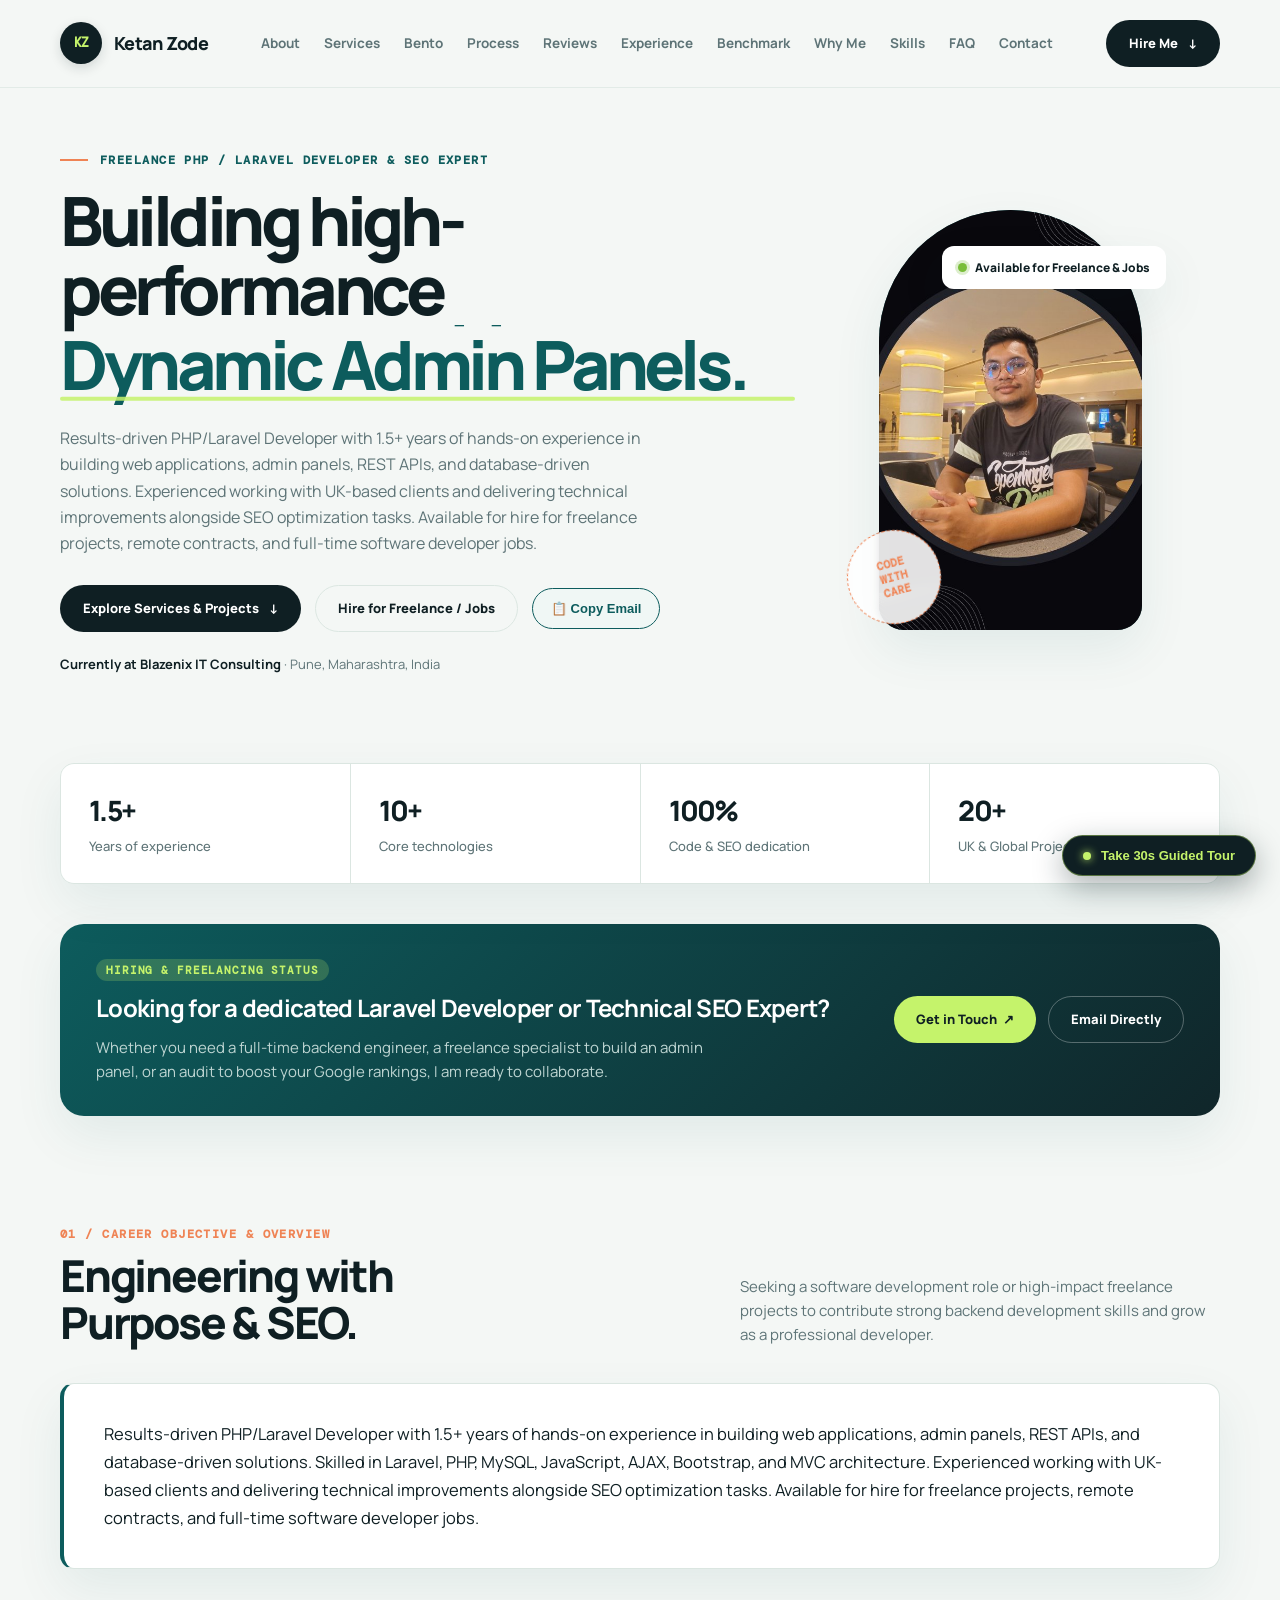
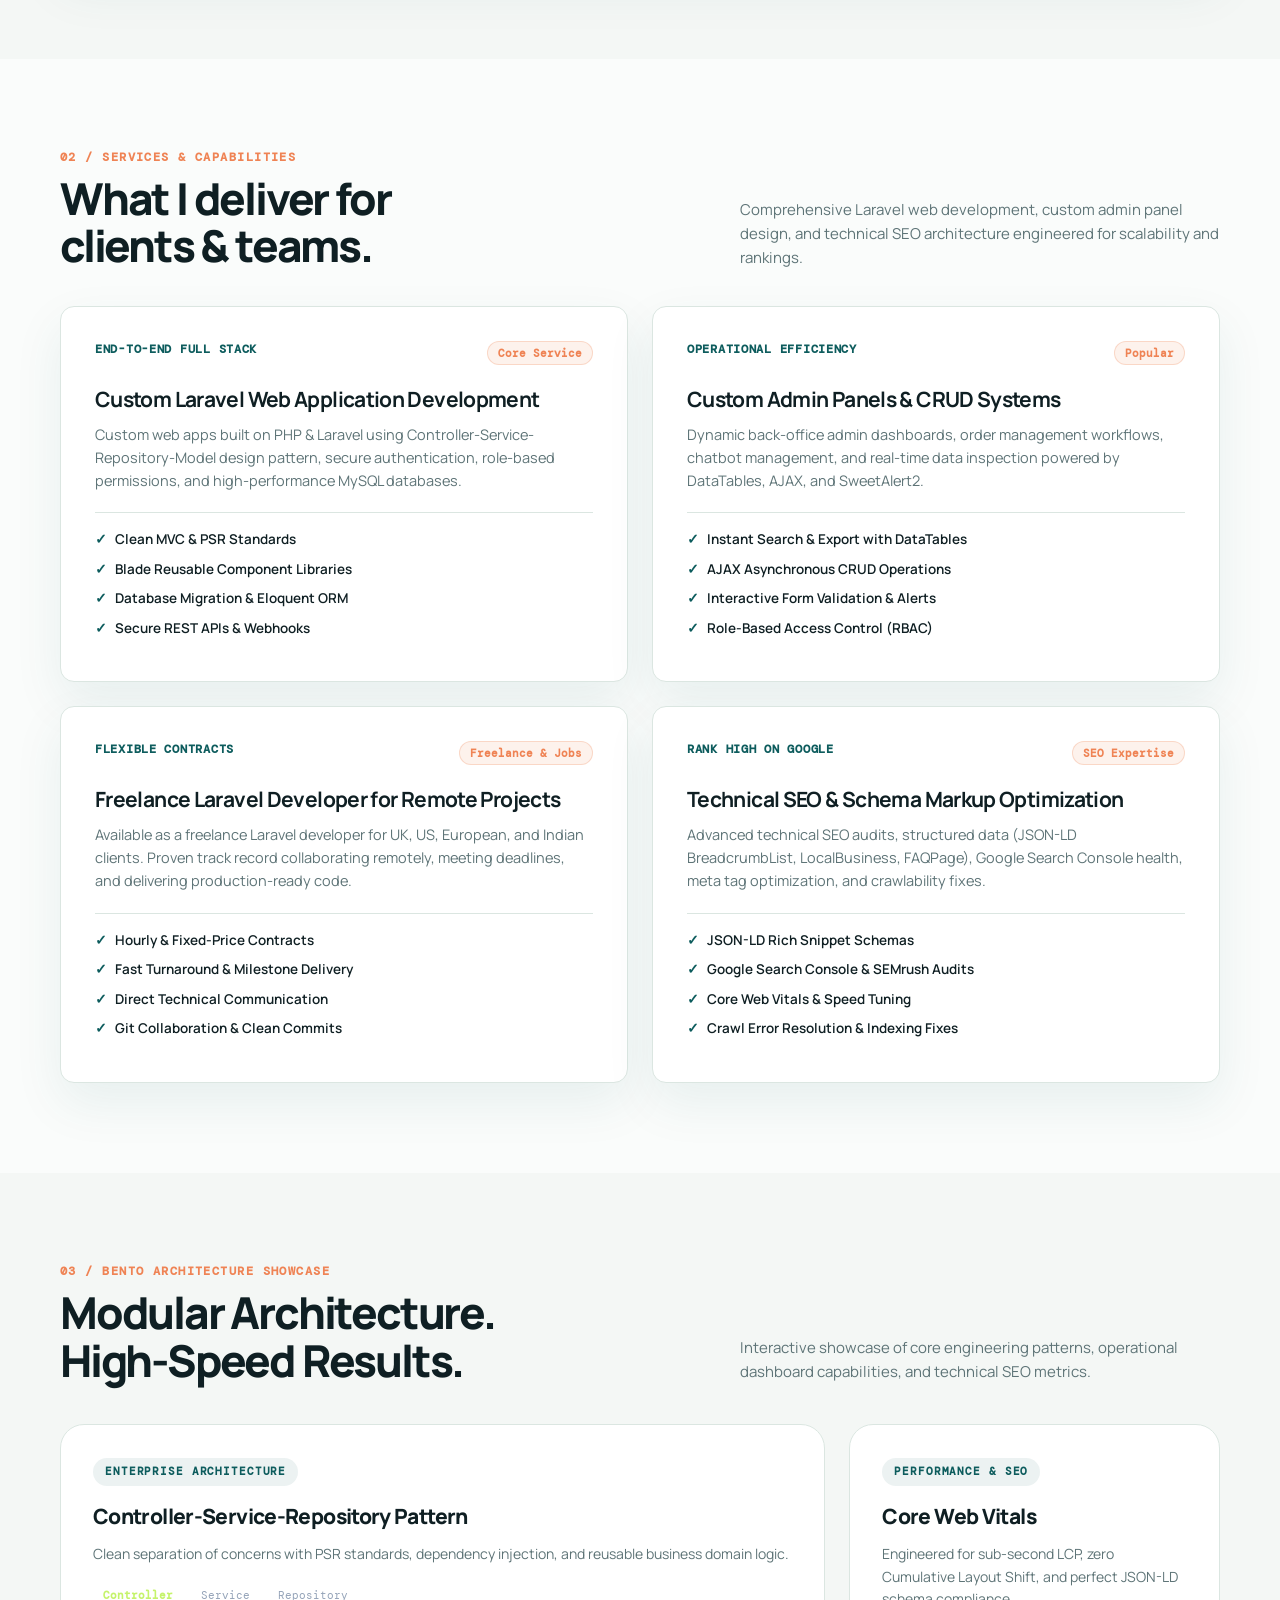
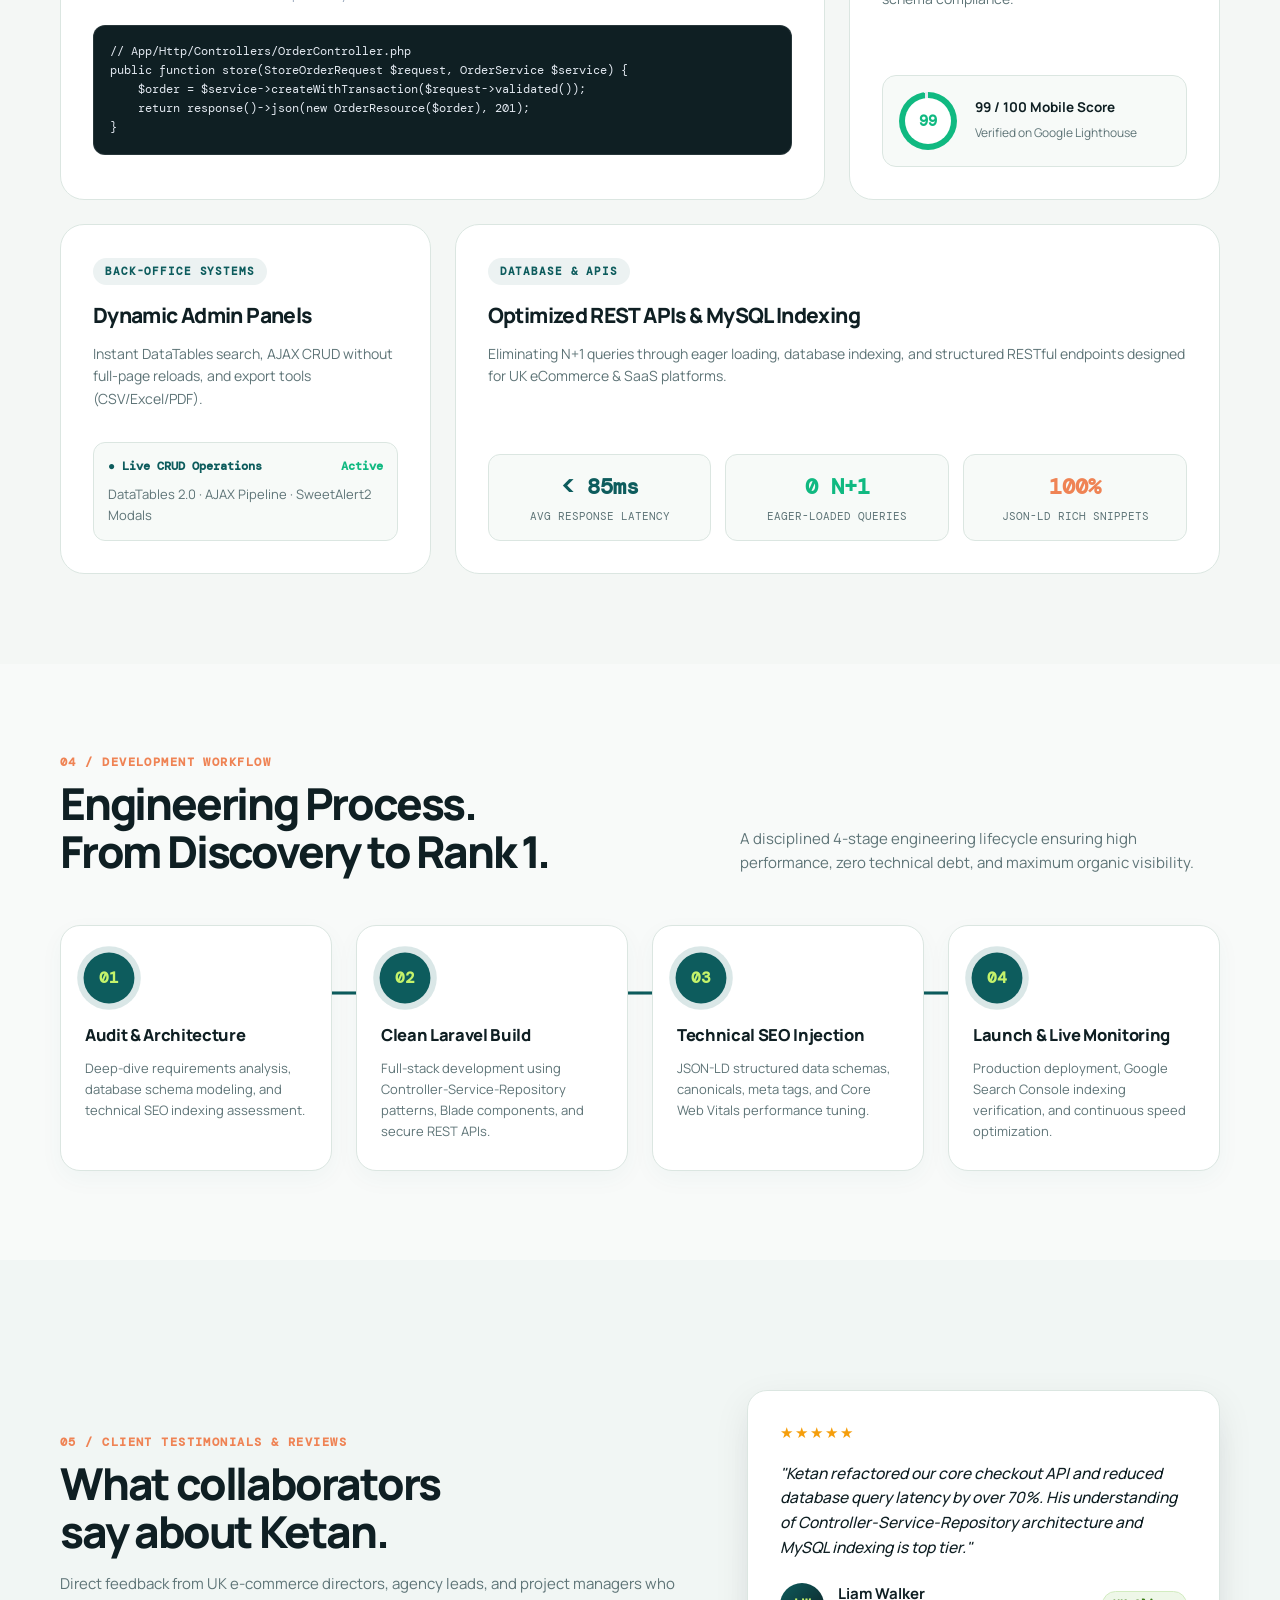
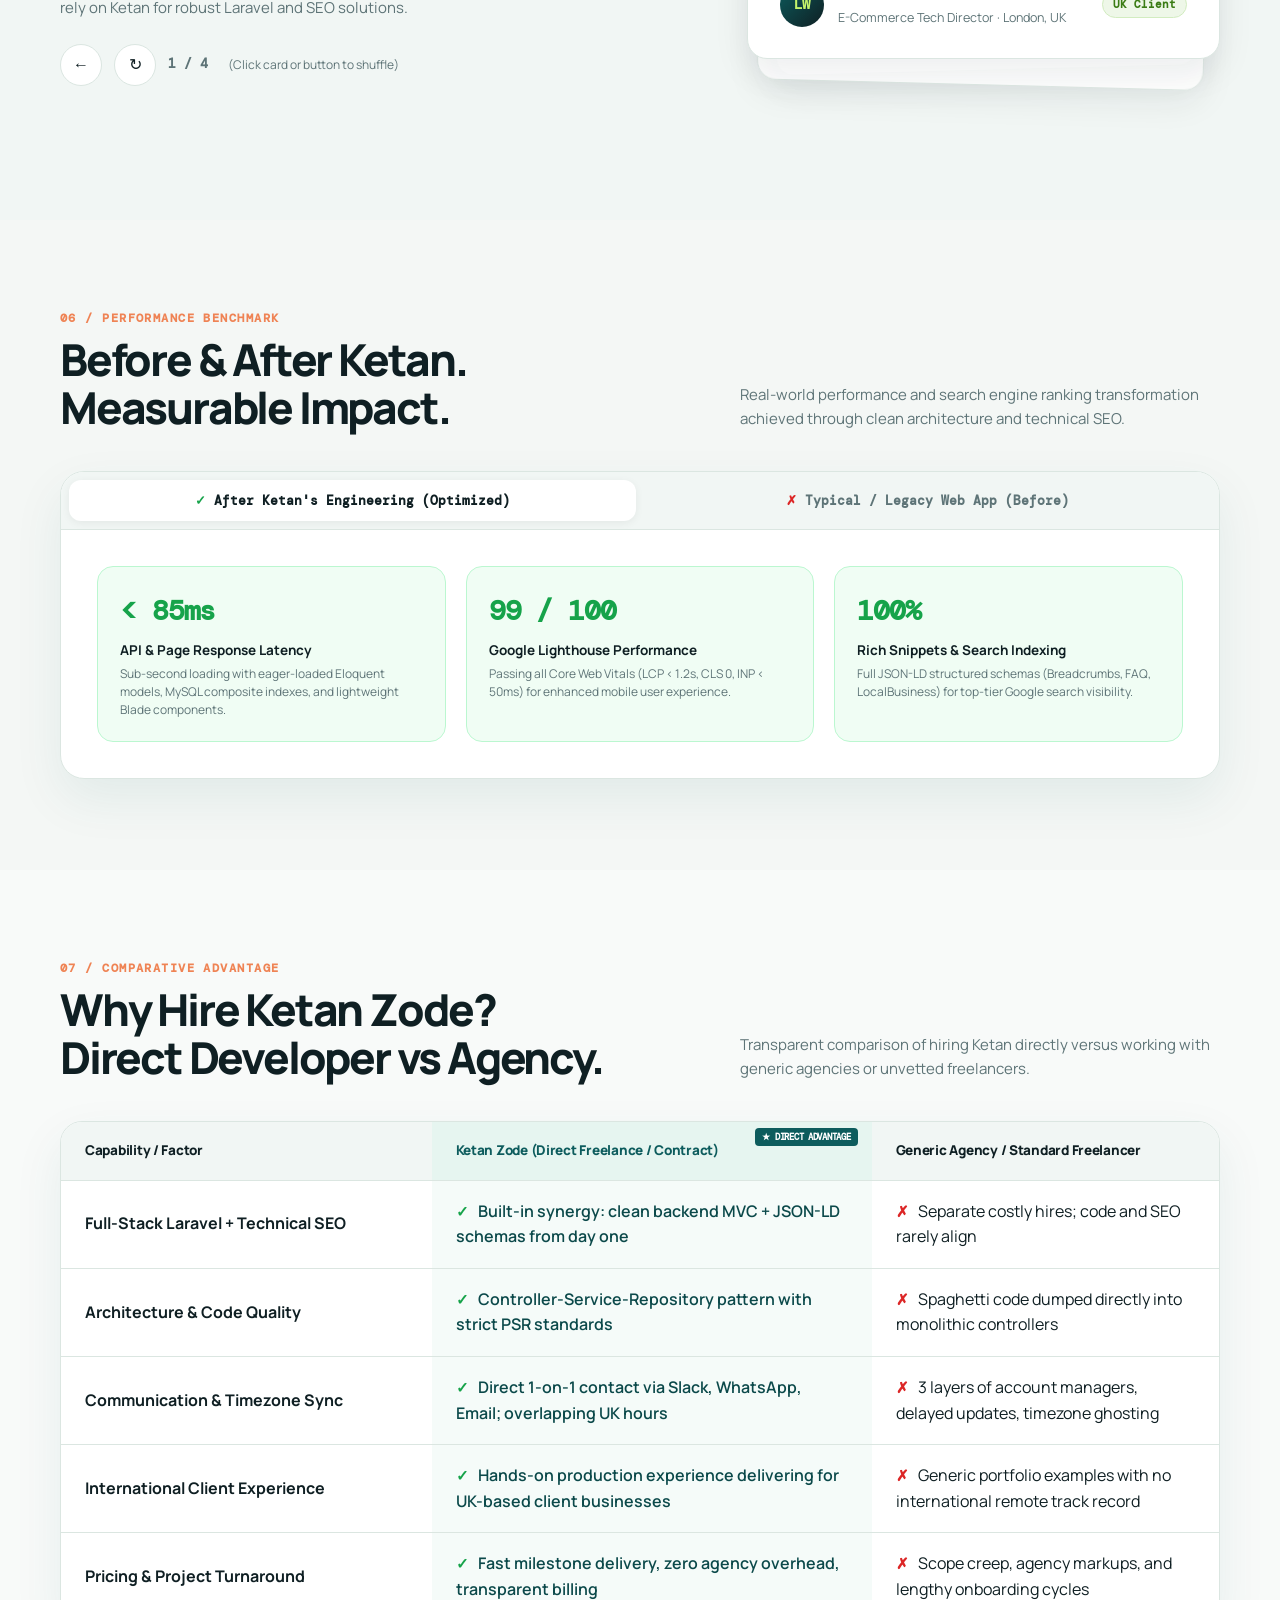
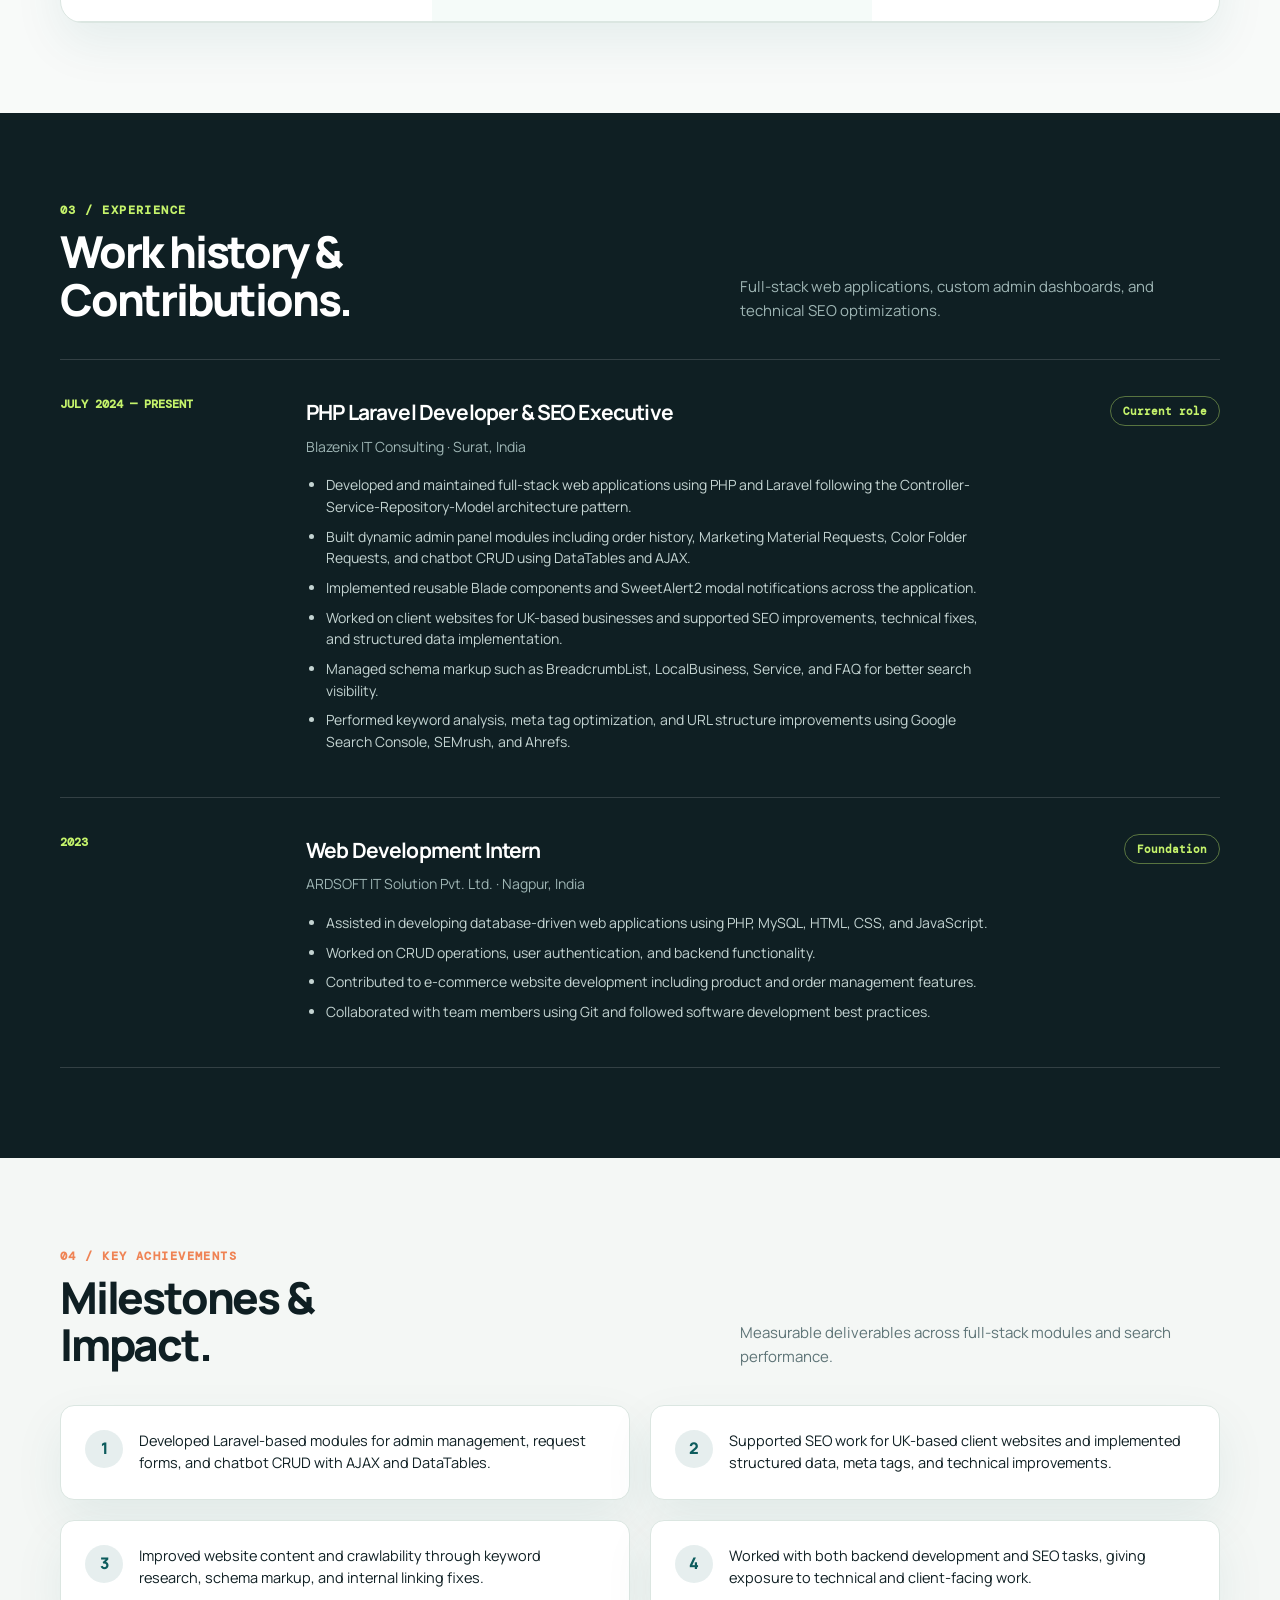
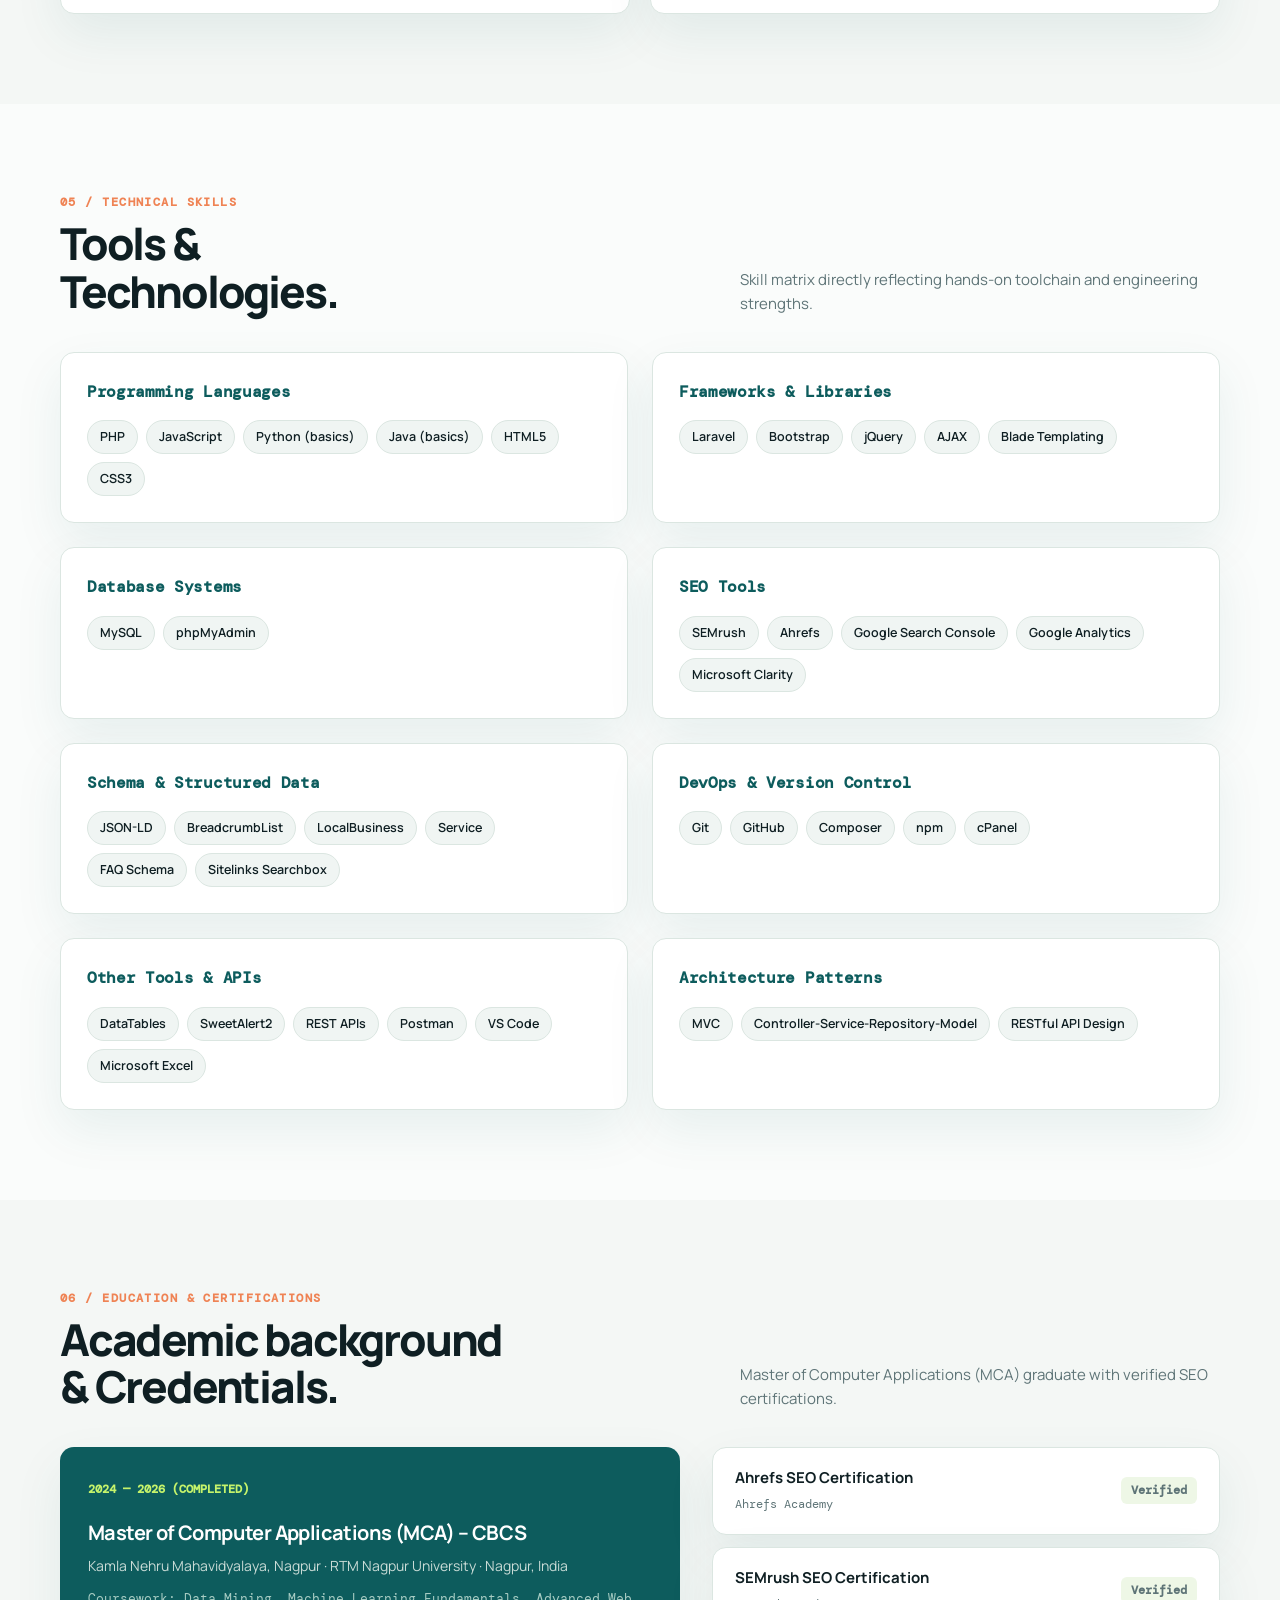
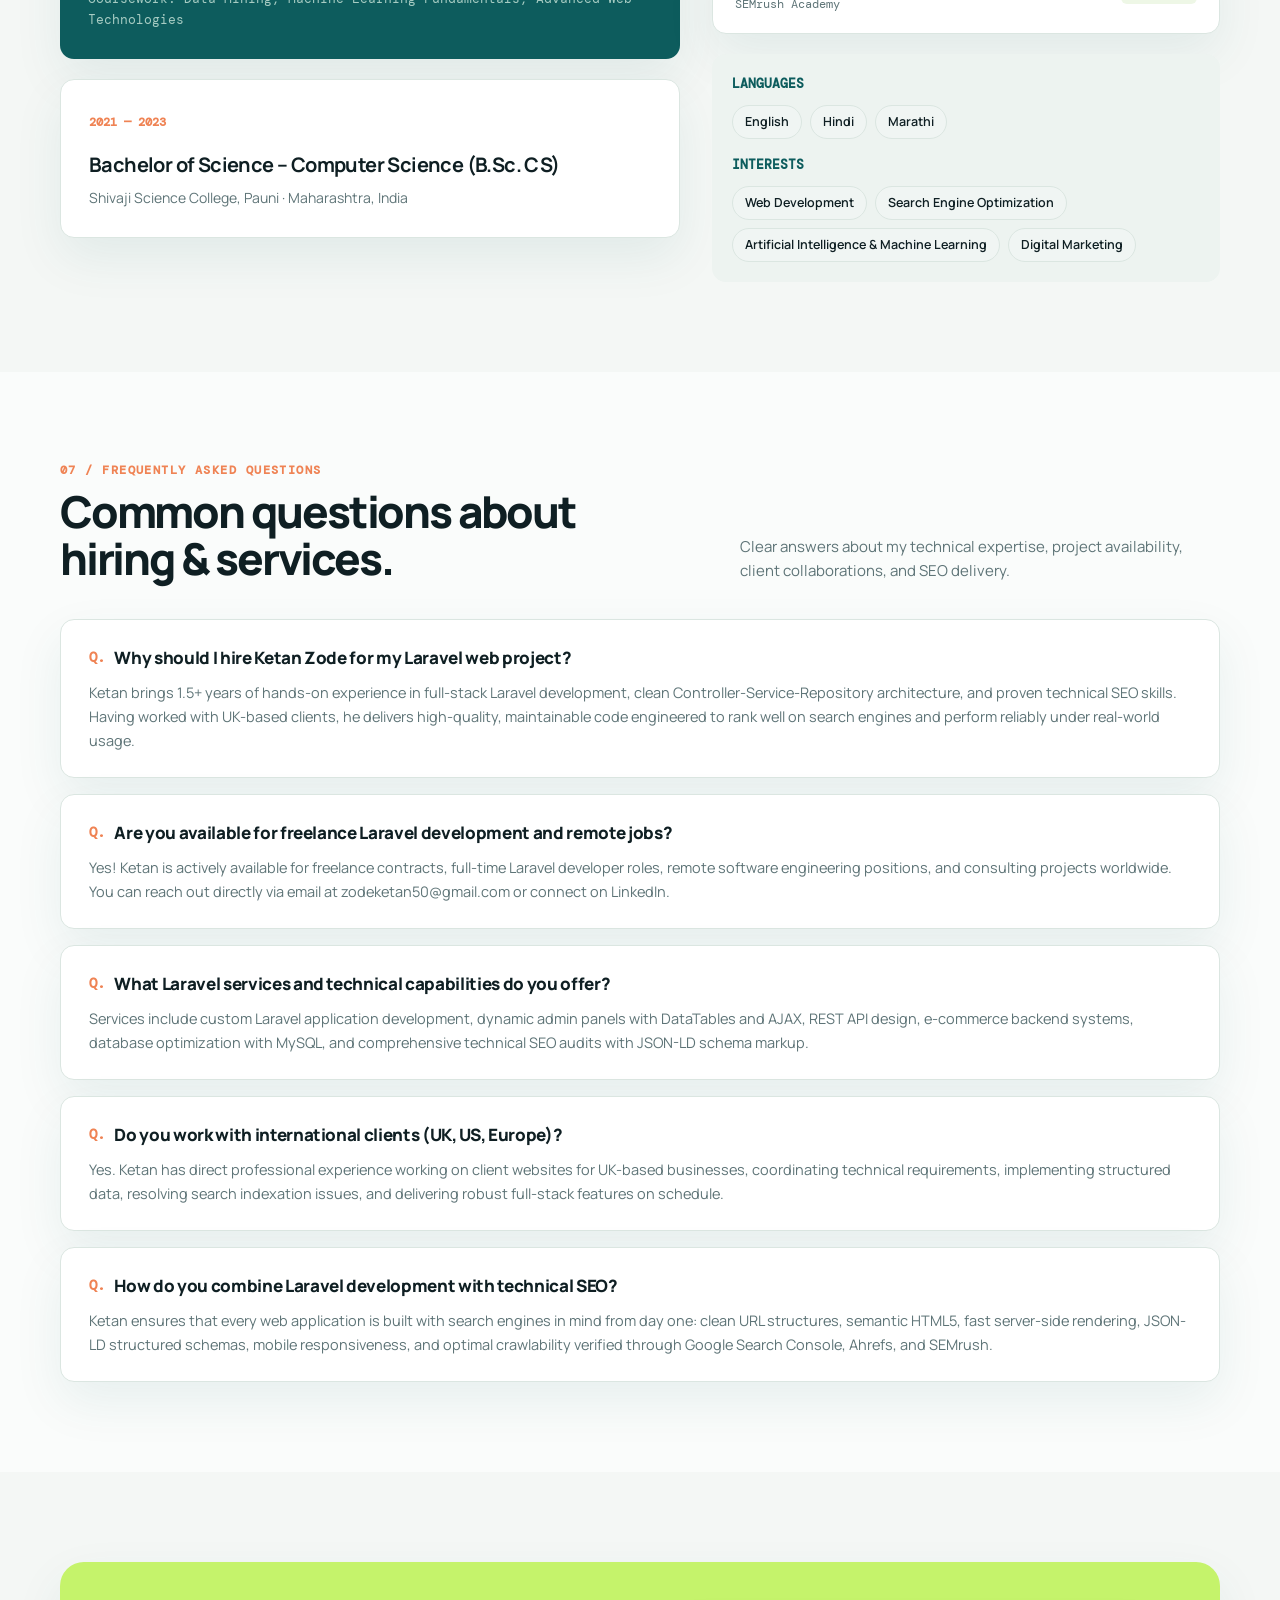
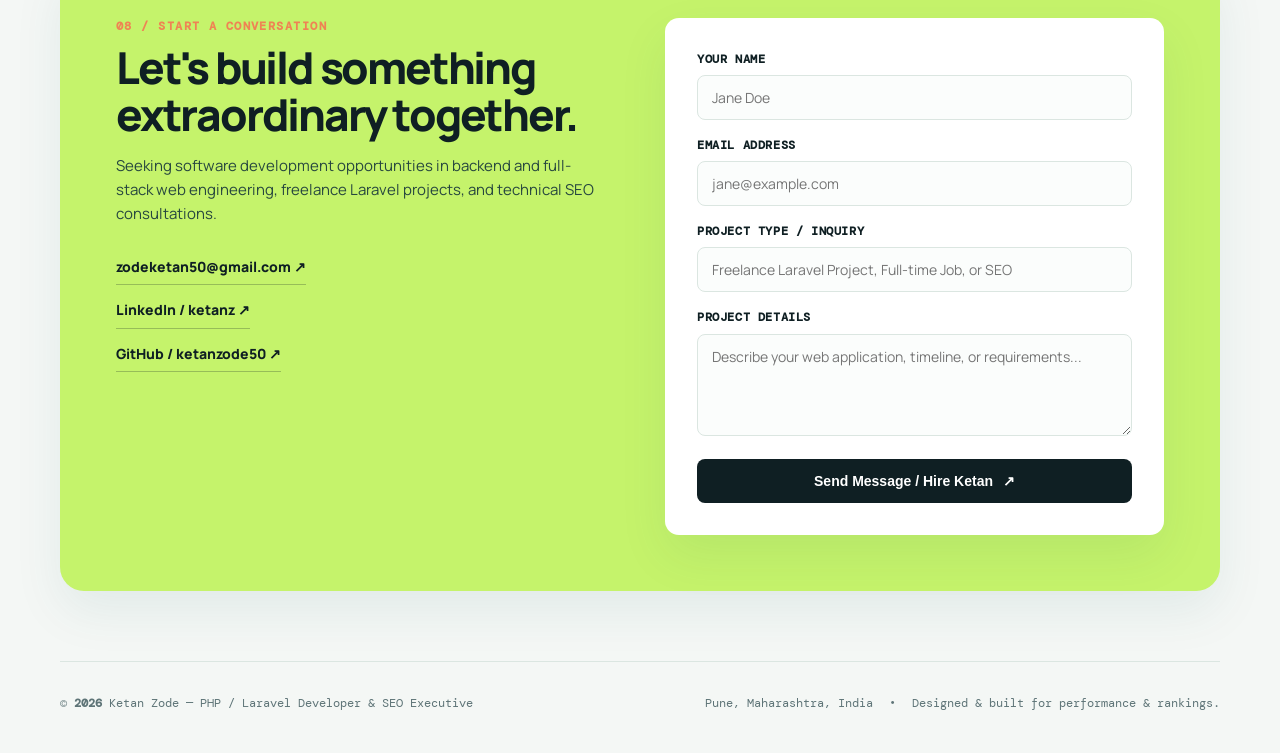
<file: index.html>
<!doctype html>
<html lang="en">
<head>
  <meta charset="utf-8">
  <meta name="viewport" content="width=device-width, initial-scale=1">
  
  <!-- Primary SEO Meta Tags -->
  <title>Ketan Zode — Freelance PHP / Laravel Developer &amp; SEO Expert | Hire Full-Stack Developer</title>
  <meta name="title" content="Ketan Zode — Freelance PHP / Laravel Developer &amp; SEO Expert | Hire Full-Stack Developer">
  <meta name="description" content="Hire Ketan Zode, a results-driven PHP &amp; Laravel Developer with 1.5+ years of hands-on experience building custom web applications, dynamic admin panels, REST APIs, and high-ranking technical SEO solutions for UK and global clients.">
  <meta name="keywords" content="Laravel developer, hire Laravel developer, freelance Laravel developer, PHP Laravel developer, Laravel REST API developer, Laravel admin panel developer, full stack web developer Pune, UK client Laravel developer, technical SEO consultant, custom web application development, Ketan Zode">
  <meta name="author" content="Ketan Zode">
  <meta name="robots" content="index, follow, max-image-preview:large, max-snippet:-1, max-video-preview:-1">
  <link rel="canonical" href="https://ketanzode.github.io/">

  <!-- Open Graph / Facebook -->
  <meta property="og:type" content="profile">
  <meta property="og:url" content="https://ketanzode.github.io/">
  <meta property="og:title" content="Ketan Zode — Freelance PHP / Laravel Developer &amp; SEO Expert">
  <meta property="og:description" content="Results-driven PHP/Laravel developer specializing in full-stack web applications, dynamic admin panels, REST APIs, and technical SEO optimization. Available for freelance contracts &amp; developer jobs.">
  <meta property="og:image" content="https://ketanzode.github.io/img/ketan-zode.jpg">
  <meta property="og:image:alt" content="Ketan Zode — Freelance PHP / Laravel Developer &amp; SEO Expert">
  <meta property="og:site_name" content="Ketan Zode Portfolio">
  <meta property="profile:first_name" content="Ketan">
  <meta property="profile:last_name" content="Zode">

  <!-- Twitter / X -->
  <meta name="twitter:card" content="summary_large_image">
  <meta name="twitter:url" content="https://ketanzode.github.io/">
  <meta name="twitter:title" content="Ketan Zode — Freelance PHP / Laravel Developer &amp; SEO Expert">
  <meta name="twitter:description" content="Hire Ketan Zode for your next Laravel web project, admin dashboard, or technical SEO optimization.">
  <meta name="twitter:image" content="https://ketanzode.github.io/img/ketan-zode.jpg">

  <!-- Google tag (gtag.js) -->
  <script async src="https://www.googletagmanager.com/gtag/js?id=G-EXXWQM4LXF"></script>
  <script>
    window.dataLayer = window.dataLayer || [];
    function gtag(){dataLayer.push(arguments);}
    gtag('js', new Date());
    gtag('config', 'G-EXXWQM4LXF');
  </script>

  <!-- Favicon -->
  <link rel="icon" type="image/svg+xml" href="favicon.svg">
  <link rel="alternate icon" type="image/png" href="favicon.png">
  <link rel="apple-touch-icon" href="favicon.png">

  <!-- Typography & Styles -->
  <link rel="preconnect" href="https://fonts.googleapis.com">
  <link rel="preconnect" href="https://fonts.gstatic.com" crossorigin>
  <link href="https://fonts.googleapis.com/css2?family=DM+Mono:wght@400;500;600&family=Manrope:wght@400;500;600;700;800&display=swap" rel="stylesheet">
  <link rel="stylesheet" href="src/main/resources/static/css/portfolio.css">

  <!-- JSON-LD Structured Data Schema (Breadcrumbs, Person, Service, FAQ) -->
  <script type="application/ld+json">
  {
    "@context": "https://schema.org",
    "@graph": [
      {
        "@type": "Person",
        "@id": "https://ketanzode.github.io/#person",
        "name": "Ketan Zode",
        "givenName": "Ketan",
        "familyName": "Zode",
        "url": "https://ketanzode.github.io/",
        "image": "https://ketanzode.github.io/img/ketan-zode.jpg",
        "email": "zodeketan50@gmail.com",
        "jobTitle": "PHP Laravel Developer & SEO Executive",
        "description": "Results-driven PHP/Laravel Developer with 1.5+ years of hands-on experience in building web applications, admin panels, REST APIs, and database-driven solutions.",
        "address": {
          "@type": "PostalAddress",
          "addressLocality": "Pune",
          "addressRegion": "Maharashtra",
          "postalCode": "440035",
          "addressCountry": "IN"
        },
        "sameAs": [
          "https://linkedin.com/in/ketanz",
          "https://github.com/ketanzode50"
        ],
        "knowsAbout": [
          "Laravel",
          "PHP",
          "MySQL",
          "REST APIs",
          "JavaScript",
          "AJAX",
          "Bootstrap",
          "Search Engine Optimization",
          "Technical SEO",
          "JSON-LD Schema Markup",
          "Full Stack Web Development",
          "Controller-Service-Repository Architecture"
        ]
      },
      {
        "@type": "ProfessionalService",
        "@id": "https://ketanzode.github.io/#service",
        "name": "Ketan Zode — Laravel Web Development & Technical SEO Services",
        "url": "https://ketanzode.github.io/",
        "priceRange": "$$",
        "image": "https://ketanzode.github.io/img/ketan-zode.jpg",
        "founder": { "@id": "https://ketanzode.github.io/#person" },
        "areaServed": [
          { "@type": "Country", "name": "United Kingdom" },
          { "@type": "Country", "name": "India" },
          { "@type": "Country", "name": "United States" },
          { "@type": "AdministrativeArea", "name": "Worldwide" }
        ],
        "hasOfferCatalog": {
          "@type": "OfferCatalog",
          "name": "Laravel & SEO Services",
          "itemListElement": [
            {
              "@type": "Offer",
              "itemOffered": {
                "@type": "Service",
                "name": "Custom Laravel Web Application Development",
                "description": "Full-stack MVC applications engineered with Laravel, Eloquent ORM, and secure RESTful APIs."
              }
            },
            {
              "@type": "Offer",
              "itemOffered": {
                "@type": "Service",
                "name": "Dynamic Admin Panels & CRUD Systems",
                "description": "Custom dashboards with AJAX, DataTables, SweetAlert2, and real-time management workflows."
              }
            },
            {
              "@type": "Offer",
              "itemOffered": {
                "@type": "Service",
                "name": "Technical SEO & Schema Optimization",
                "description": "JSON-LD structured data, metadata optimization, Core Web Vitals, and crawlability improvements."
              }
            },
            {
              "@type": "Offer",
              "itemOffered": {
                "@type": "Service",
                "name": "Freelance Laravel Developer for Remote Contracts",
                "description": "Dedicated contract and freelance engineering for startups, agencies, and UK businesses."
              }
            }
          ]
        }
      },
      {
        "@type": "WebSite",
        "@id": "https://ketanzode.github.io/#website",
        "url": "https://ketanzode.github.io/",
        "name": "Ketan Zode Portfolio",
        "publisher": { "@id": "https://ketanzode.github.io/#person" }
      },
      {
        "@type": "BreadcrumbList",
        "itemListElement": [
          { "@type": "ListItem", "position": 1, "name": "Home", "item": "https://ketanzode.github.io/" },
          { "@type": "ListItem", "position": 2, "name": "Services", "item": "https://ketanzode.github.io/#services" },
          { "@type": "ListItem", "position": 3, "name": "Experience", "item": "https://ketanzode.github.io/#experience" },
          { "@type": "ListItem", "position": 4, "name": "Skills", "item": "https://ketanzode.github.io/#skills" },
          { "@type": "ListItem", "position": 5, "name": "FAQ", "item": "https://ketanzode.github.io/#faq" },
          { "@type": "ListItem", "position": 6, "name": "Contact", "item": "https://ketanzode.github.io/#contact" }
        ]
      },
      {
        "@type": "FAQPage",
        "mainEntity": [
          {
            "@type": "Question",
            "name": "Why should I hire Ketan Zode for my Laravel web project?",
            "acceptedAnswer": {
              "@type": "Answer",
              "text": "Ketan brings 1.5+ years of hands-on experience in full-stack Laravel development, clean Controller-Service-Repository architecture, and proven technical SEO skills. Having worked with UK-based clients, he delivers high-quality, maintainable code engineered to rank well on search engines and perform reliably under real-world usage."
            }
          },
          {
            "@type": "Question",
            "name": "Are you available for freelance Laravel development and remote jobs?",
            "acceptedAnswer": {
              "@type": "Answer",
              "text": "Yes! Ketan is actively available for freelance contracts, full-time Laravel developer roles, remote software engineering positions, and consulting projects worldwide. You can reach out directly via email at zodeketan50@gmail.com or connect on LinkedIn."
            }
          },
          {
            "@type": "Question",
            "name": "What Laravel services and technical capabilities do you offer?",
            "acceptedAnswer": {
              "@type": "Answer",
              "text": "Services include custom Laravel application development, dynamic admin panels with DataTables and AJAX, REST API design, e-commerce backend systems, database optimization with MySQL, and comprehensive technical SEO audits with JSON-LD schema markup."
            }
          },
          {
            "@type": "Question",
            "name": "Do you work with international clients (UK, US, Europe)?",
            "acceptedAnswer": {
              "@type": "Answer",
              "text": "Yes. Ketan has direct professional experience working on client websites for UK-based businesses, coordinating technical requirements, implementing structured data, resolving search indexation issues, and delivering robust full-stack features on schedule."
            }
          },
          {
            "@type": "Question",
            "name": "How do you combine Laravel development with technical SEO?",
            "acceptedAnswer": {
              "@type": "Answer",
              "text": "Ketan ensures that every web application is built with search engines in mind from day one: clean URL structures, semantic HTML5, fast server-side rendering, JSON-LD structured schemas, mobile responsiveness, and optimal crawlability verified through Google Search Console, Ahrefs, and SEMrush."
            }
          }
        ]
      }
    ]
  }
  </script>
</head>
<body>
  <header class="topbar">
    <div class="shell">
      <nav id="nav">
        <a class="brand" href="#top" aria-label="Ketan Zode home">
          <span class="brand-mark">KZ</span> Ketan Zode
        </a>
        <div class="nav-links">
          <a href="#about">About</a>
          <a href="#services">Services</a>
          <a href="#bento">Bento</a>
          <a href="#process">Process</a>
          <a href="#reviews">Reviews</a>
          <a href="#experience">Experience</a>
          <a href="#comparison">Benchmark</a>
          <a href="#why-hire">Why Me</a>
          <a href="#skills">Skills</a>
          <a href="#faq">FAQ</a>
          <a href="#contact">Contact</a>
        </div>
        <a class="nav-cta" href="#contact">Hire Me <span>↓</span></a>
        <button class="menu-button" id="menuButton" aria-label="Open navigation menu" aria-expanded="false">☰</button>
      </nav>
    </div>
  </header>

  <main id="top">
    <div class="shell">
      <section class="hero">
        <div>
          <div class="eyebrow"><span></span> Freelance PHP / Laravel Developer &amp; SEO Expert</div>
          <h1>Building high-performance <span class="rotator-container"><span class="rotator-track" id="rotatorTrack"><em class="rotator-phrase">Laravel web applications.</em><em class="rotator-phrase">Dynamic Admin Panels.</em><em class="rotator-phrase">Scalable REST APIs.</em><em class="rotator-phrase">Rank-1 Technical SEO.</em></span></span></h1>
          <p class="hero-copy">
            Results-driven PHP/Laravel Developer with 1.5+ years of hands-on experience in building web applications, admin panels, REST APIs, and database-driven solutions. Experienced working with UK-based clients and delivering technical improvements alongside SEO optimization tasks. Available for hire for freelance projects, remote contracts, and full-time software developer jobs.
          </p>
          <div class="hero-actions">
            <a class="button" href="#services">Explore Services &amp; Projects <span>↓</span></a>
            <a class="button light" href="#contact">Hire for Freelance / Jobs</a>
            <button class="button light" id="copyEmailBtn" style="padding: 12px 18px; font-size: 13px; border-color: var(--teal); color: var(--teal); background: #f0f7f5;" title="Copy direct email to clipboard">📋 Copy Email</button>
          </div>
          <p class="hero-note"><strong>Currently at Blazenix IT Consulting</strong> · Pune, Maharashtra, India</p>
        </div>
        <div class="portrait-wrap">
          <div class="portrait">
            <img src="img/ketan-zode.jpg" alt="Ketan Zode — Freelance PHP / Laravel Developer &amp; SEO Expert" class="portrait-img" width="800" height="800" fetchpriority="high">
          </div>
          <div class="availability"><i></i> Available for Freelance &amp; Jobs</div>
          <div class="stamp">CODE<br>WITH<br>CARE</div>
        </div>
      </section>

      <div class="stats">
        <div class="stat"><strong data-count="1.5" data-suffix="+">1.5+</strong><span>Years of experience</span></div>
        <div class="stat"><strong data-count="10" data-suffix="+">10+</strong><span>Core technologies</span></div>
        <div class="stat"><strong data-count="100" data-suffix="%">100%</strong><span>Code &amp; SEO dedication</span></div>
        <div class="stat"><strong data-count="20" data-suffix="+">20+</strong><span>UK &amp; Global Projects</span></div>
      </div>

      <!-- Hiring & Freelance Callout Banner -->
      <div class="hire-banner">
        <div class="hire-content">
          <span class="hire-badge">Hiring &amp; Freelancing Status</span>
          <h3>Looking for a dedicated Laravel Developer or Technical SEO Expert?</h3>
          <p>
            Whether you need a full-time backend engineer, a freelance specialist to build an admin panel, or an audit to boost your Google rankings, I am ready to collaborate.
          </p>
        </div>
        <div class="hire-actions">
          <a class="hire-btn-mint" href="#contact">Get in Touch <span>↗</span></a>
          <a class="button light" style="color: white; border-color: rgba(255,255,255,0.3);" href="mailto:zodeketan50@gmail.com">Email Directly</a>
        </div>
      </div>
    </div>

    <!-- Career Objective -->
    <section id="about">
      <div class="shell">
        <div class="section-head">
          <div><div class="section-label">01 / Career Objective &amp; Overview</div><h2>Engineering with<br>Purpose &amp; SEO.</h2></div>
          <p class="section-intro">Seeking a software development role or high-impact freelance projects to contribute strong backend development skills and grow as a professional developer.</p>
        </div>
        <div class="objective-card">
          <p class="objective-text">
            Results-driven PHP/Laravel Developer with 1.5+ years of hands-on experience in building web applications, admin panels, REST APIs, and database-driven solutions. Skilled in Laravel, PHP, MySQL, JavaScript, AJAX, Bootstrap, and MVC architecture. Experienced working with UK-based clients and delivering technical improvements alongside SEO optimization tasks. Available for hire for freelance projects, remote contracts, and full-time software developer jobs.
          </p>
        </div>
      </div>
    </section>

    <!-- Services & Freelancing Section -->
    <section id="services" style="background: #fafcfb;">
      <div class="shell">
        <div class="section-head">
          <div><div class="section-label">02 / Services &amp; Capabilities</div><h2>What I deliver for<br>clients &amp; teams.</h2></div>
          <p class="section-intro">Comprehensive Laravel web development, custom admin panel design, and technical SEO architecture engineered for scalability and rankings.</p>
        </div>
        <div class="services-grid">
          <div class="service-card">
            <div>
              <div class="service-header">
                <span class="service-tagline">End-to-End Full Stack</span>
                <span class="service-badge">Core Service</span>
              </div>
              <h3>Custom Laravel Web Application Development</h3>
              <p>Custom web apps built on PHP &amp; Laravel using Controller-Service-Repository-Model design pattern, secure authentication, role-based permissions, and high-performance MySQL databases.</p>
            </div>
            <ul class="service-features">
              <li>Clean MVC &amp; PSR Standards</li>
              <li>Blade Reusable Component Libraries</li>
              <li>Database Migration &amp; Eloquent ORM</li>
              <li>Secure REST APIs &amp; Webhooks</li>
            </ul>
          </div>

          <div class="service-card">
            <div>
              <div class="service-header">
                <span class="service-tagline">Operational Efficiency</span>
                <span class="service-badge">Popular</span>
              </div>
              <h3>Custom Admin Panels &amp; CRUD Systems</h3>
              <p>Dynamic back-office admin dashboards, order management workflows, chatbot management, and real-time data inspection powered by DataTables, AJAX, and SweetAlert2.</p>
            </div>
            <ul class="service-features">
              <li>Instant Search &amp; Export with DataTables</li>
              <li>AJAX Asynchronous CRUD Operations</li>
              <li>Interactive Form Validation &amp; Alerts</li>
              <li>Role-Based Access Control (RBAC)</li>
            </ul>
          </div>

          <div class="service-card">
            <div>
              <div class="service-header">
                <span class="service-tagline">Flexible Contracts</span>
                <span class="service-badge">Freelance &amp; Jobs</span>
              </div>
              <h3>Freelance Laravel Developer for Remote Projects</h3>
              <p>Available as a freelance Laravel developer for UK, US, European, and Indian clients. Proven track record collaborating remotely, meeting deadlines, and delivering production-ready code.</p>
            </div>
            <ul class="service-features">
              <li>Hourly &amp; Fixed-Price Contracts</li>
              <li>Fast Turnaround &amp; Milestone Delivery</li>
              <li>Direct Technical Communication</li>
              <li>Git Collaboration &amp; Clean Commits</li>
            </ul>
          </div>

          <div class="service-card">
            <div>
              <div class="service-header">
                <span class="service-tagline">Rank High on Google</span>
                <span class="service-badge">SEO Expertise</span>
              </div>
              <h3>Technical SEO &amp; Schema Markup Optimization</h3>
              <p>Advanced technical SEO audits, structured data (JSON-LD BreadcrumbList, LocalBusiness, FAQPage), Google Search Console health, meta tag optimization, and crawlability fixes.</p>
            </div>
            <ul class="service-features">
              <li>JSON-LD Rich Snippet Schemas</li>
              <li>Google Search Console &amp; SEMrush Audits</li>
              <li>Core Web Vitals &amp; Speed Tuning</li>
              <li>Crawl Error Resolution &amp; Indexing Fixes</li>
            </ul>
          </div>
        </div>
      </div>
    </section>

    <!-- Bento Build: Modern Architecture & Capabilities Grid -->
    <section id="bento" class="bento-section reveal-on-scroll">
      <div class="shell">
        <div class="section-head">
          <div>
            <div class="section-label">03 / Bento Architecture Showcase</div>
            <h2>Modular Architecture.<br>High-Speed Results.</h2>
          </div>
          <p class="section-intro">Interactive showcase of core engineering patterns, operational dashboard capabilities, and technical SEO metrics.</p>
        </div>

        <div class="bento-grid">
          <!-- Bento 1: Span 2 - Clean MVC Architecture -->
          <div class="bento-card bento-span-2">
            <div>
              <span class="bento-tag">Enterprise Architecture</span>
              <h3 class="bento-title">Controller-Service-Repository Pattern</h3>
              <p class="bento-desc">Clean separation of concerns with PSR standards, dependency injection, and reusable business domain logic.</p>
              <div class="bento-code-tabs">
                <button class="bento-tab-btn active" data-tab="controller">Controller</button>
                <button class="bento-tab-btn" data-tab="service">Service</button>
                <button class="bento-tab-btn" data-tab="repo">Repository</button>
              </div>
              <pre class="bento-code-preview" id="bentoCodeSnippet">// App/Http/Controllers/OrderController.php
public function store(StoreOrderRequest $request, OrderService $service) {
    $order = $service->createWithTransaction($request->validated());
    return response()->json(new OrderResource($order), 201);
}</pre>
            </div>
          </div>

          <!-- Bento 2: Span 1 - Technical SEO Core Web Vitals -->
          <div class="bento-card">
            <div>
              <span class="bento-tag">Performance &amp; SEO</span>
              <h3 class="bento-title">Core Web Vitals</h3>
              <p class="bento-desc">Engineered for sub-second LCP, zero Cumulative Layout Shift, and perfect JSON-LD schema compliance.</p>
            </div>
            <div class="bento-metric-dial">
              <div class="dial-circle"></div>
              <div class="dial-meta">
                <strong>99 / 100 Mobile Score</strong>
                <span>Verified on Google Lighthouse</span>
              </div>
            </div>
          </div>

          <!-- Bento 3: Span 1 - Real-Time Admin Dashboards -->
          <div class="bento-card">
            <div>
              <span class="bento-tag">Back-Office Systems</span>
              <h3 class="bento-title">Dynamic Admin Panels</h3>
              <p class="bento-desc">Instant DataTables search, AJAX CRUD without full-page reloads, and export tools (CSV/Excel/PDF).</p>
            </div>
            <div style="background: #f7faf8; border: 1px solid var(--line); border-radius: 12px; padding: 14px; margin-top: 14px;">
              <div style="display: flex; justify-content: space-between; align-items: center; font-size: 12px; font-family: var(--font-mono); margin-bottom: 8px;">
                <span style="color: var(--teal); font-weight: 700;">● Live CRUD Operations</span>
                <span style="color: #10b981; font-weight: 700;">Active</span>
              </div>
              <div style="font-size: 13px; color: var(--muted);">DataTables 2.0 · AJAX Pipeline · SweetAlert2 Modals</div>
            </div>
          </div>

          <!-- Bento 4: Span 2 - REST APIs & Database Tuning -->
          <div class="bento-card bento-span-2">
            <div>
              <span class="bento-tag">Database &amp; APIs</span>
              <h3 class="bento-title">Optimized REST APIs &amp; MySQL Indexing</h3>
              <p class="bento-desc">Eliminating N+1 queries through eager loading, database indexing, and structured RESTful endpoints designed for UK eCommerce &amp; SaaS platforms.</p>
            </div>
            <div style="display: grid; grid-template-columns: repeat(3, 1fr); gap: 14px; margin-top: 14px;">
              <div style="background: #f7faf8; padding: 14px; border-radius: 12px; border: 1px solid var(--line); text-align: center;">
                <div style="font-size: 22px; font-weight: 800; font-family: var(--font-mono); color: var(--teal);">&lt; 85ms</div>
                <div style="font-size: 11px; color: var(--muted); text-transform: uppercase; font-family: var(--font-mono); margin-top: 4px;">Avg Response Latency</div>
              </div>
              <div style="background: #f7faf8; padding: 14px; border-radius: 12px; border: 1px solid var(--line); text-align: center;">
                <div style="font-size: 22px; font-weight: 800; font-family: var(--font-mono); color: #10b981;">0 N+1</div>
                <div style="font-size: 11px; color: var(--muted); text-transform: uppercase; font-family: var(--font-mono); margin-top: 4px;">Eager-Loaded Queries</div>
              </div>
              <div style="background: #f7faf8; padding: 14px; border-radius: 12px; border: 1px solid var(--line); text-align: center;">
                <div style="font-size: 22px; font-weight: 800; font-family: var(--font-mono); color: var(--orange);">100%</div>
                <div style="font-size: 11px; color: var(--muted); text-transform: uppercase; font-family: var(--font-mono); margin-top: 4px;">JSON-LD Rich Snippets</div>
              </div>
            </div>
          </div>
        </div>
      </div>
    </section>

    <!-- Process Draw Section -->
    <section id="process" class="process-section reveal-on-scroll">
      <div class="shell">
        <div class="section-head">
          <div>
            <div class="section-label">04 / Development Workflow</div>
            <h2>Engineering Process.<br>From Discovery to Rank 1.</h2>
          </div>
          <p class="section-intro">A disciplined 4-stage engineering lifecycle ensuring high performance, zero technical debt, and maximum organic visibility.</p>
        </div>

        <div class="process-timeline">
          <div class="process-svg-wrapper">
            <svg width="100%" height="40" viewBox="0 0 1000 40" preserveAspectRatio="none">
              <path class="process-path-bg" d="M 50,20 L 950,20"/>
              <path id="processDrawPath" class="process-path-draw" d="M 50,20 L 950,20"/>
            </svg>
          </div>

          <div class="process-steps-grid">
            <div class="process-step-card">
              <div class="step-node">01</div>
              <h3>Audit &amp; Architecture</h3>
              <p>Deep-dive requirements analysis, database schema modeling, and technical SEO indexing assessment.</p>
            </div>
            <div class="process-step-card">
              <div class="step-node">02</div>
              <h3>Clean Laravel Build</h3>
              <p>Full-stack development using Controller-Service-Repository patterns, Blade components, and secure REST APIs.</p>
            </div>
            <div class="process-step-card">
              <div class="step-node">03</div>
              <h3>Technical SEO Injection</h3>
              <p>JSON-LD structured data schemas, canonicals, meta tags, and Core Web Vitals performance tuning.</p>
            </div>
            <div class="process-step-card">
              <div class="step-node">04</div>
              <h3>Launch &amp; Live Monitoring</h3>
              <p>Production deployment, Google Search Console indexing verification, and continuous speed optimization.</p>
            </div>
          </div>
        </div>
      </div>
    </section>

    <!-- Review Shuffle Deck -->
    <section id="reviews" class="reviews-section reveal-on-scroll">
      <div class="shell">
        <div class="reviews-deck-container">
          <div>
            <div class="section-label">05 / Client Testimonials &amp; Reviews</div>
            <h2 style="margin: 10px 0 16px;">What collaborators<br>say about Ketan.</h2>
            <p style="color: var(--muted); font-size: 15px; line-height: 1.6; margin-bottom: 24px;">
              Direct feedback from UK e-commerce directors, agency leads, and project managers who rely on Ketan for robust Laravel and SEO solutions.
            </p>

            <!-- Deck Controls -->
            <div class="deck-controls">
              <button class="deck-nav-btn" id="reviewPrevBtn" aria-label="Previous Review">←</button>
              <button class="deck-nav-btn" id="reviewNextBtn" aria-label="Next Review">↻</button>
              <span class="deck-indicator" id="reviewIndicator">1 / 4</span>
              <span style="font-size: 12px; color: var(--muted); margin-left: 8px;">(Click card or button to shuffle)</span>
            </div>
          </div>

          <div class="reviews-deck" id="reviewDeck">
            <!-- Review Card 1 -->
            <div class="review-card">
              <div class="review-stars">★★★★★</div>
              <p class="review-text">"Ketan refactored our core checkout API and reduced database query latency by over 70%. His understanding of Controller-Service-Repository architecture and MySQL indexing is top tier."</p>
              <div class="review-author">
                <div class="author-avatar">LW</div>
                <div class="author-info">
                  <h4>Liam Walker</h4>
                  <p>E-Commerce Tech Director · London, UK</p>
                </div>
                <span class="author-badge">UK Client</span>
              </div>
            </div>

            <!-- Review Card 2 -->
            <div class="review-card">
              <div class="review-stars">★★★★★</div>
              <p class="review-text">"Working alongside Ketan on multi-tenant back-office dashboards was seamless. His AJAX DataTables and dynamic CRUD implementations gave our operations team a huge productivity boost."</p>
              <div class="review-author">
                <div class="author-avatar">PS</div>
                <div class="author-info">
                  <h4>Priya Sharma</h4>
                  <p>Lead Project Manager · Blazenix IT</p>
                </div>
                <span class="author-badge">Consulting Colleague</span>
              </div>
            </div>

            <!-- Review Card 3 -->
            <div class="review-card">
              <div class="review-stars">★★★★★</div>
              <p class="review-text">"Very few Laravel developers actually understand Technical SEO at an architectural level. Ketan configured our JSON-LD schemas and fixed crawlability issues that were blocking Google indexing for months."</p>
              <div class="review-author">
                <div class="author-avatar">MV</div>
                <div class="author-info">
                  <h4>Marcus Vance</h4>
                  <p>Growth &amp; SEO Lead · Remote US Agency</p>
                </div>
                <span class="author-badge">SEO Client</span>
              </div>
            </div>

            <!-- Review Card 4 -->
            <div class="review-card">
              <div class="review-stars">★★★★★</div>
              <p class="review-text">"Punctual, clear in communication, and writes extraordinarily clean code. Ketan integrated into our remote sprint with zero friction. We will definitely rehire him for upcoming Laravel projects!"</p>
              <div class="review-author">
                <div class="author-avatar">AT</div>
                <div class="author-info">
                  <h4>Alex Thompson</h4>
                  <p>Software Agency Founder · Manchester, UK</p>
                </div>
                <span class="author-badge">UK Agency</span>
              </div>
            </div>
          </div>
        </div>
      </div>
    </section>

    <!-- Before / After Section -->
    <section id="comparison" class="comparison-section reveal-on-scroll">
      <div class="shell">
        <div class="section-head">
          <div>
            <div class="section-label">06 / Performance Benchmark</div>
            <h2>Before &amp; After Ketan.<br>Measurable Impact.</h2>
          </div>
          <p class="section-intro">Real-world performance and search engine ranking transformation achieved through clean architecture and technical SEO.</p>
        </div>

        <div class="ba-container">
          <div class="ba-tabs">
            <button class="ba-tab-btn active" data-view="baViewAfter">
              <span style="color: #16a34a; font-weight: 800;">✓</span> After Ketan's Engineering (Optimized)
            </button>
            <button class="ba-tab-btn" data-view="baViewBefore">
              <span style="color: #dc2626; font-weight: 800;">✗</span> Typical / Legacy Web App (Before)
            </button>
          </div>

          <!-- View: After Ketan -->
          <div class="ba-view active" id="baViewAfter">
            <div class="ba-grid">
              <div class="ba-metric-card after">
                <div class="ba-metric-value">&lt; 85ms</div>
                <div class="ba-metric-label">API &amp; Page Response Latency</div>
                <div class="ba-metric-desc">Sub-second loading with eager-loaded Eloquent models, MySQL composite indexes, and lightweight Blade components.</div>
              </div>
              <div class="ba-metric-card after">
                <div class="ba-metric-value">99 / 100</div>
                <div class="ba-metric-label">Google Lighthouse Performance</div>
                <div class="ba-metric-desc">Passing all Core Web Vitals (LCP &lt; 1.2s, CLS 0, INP &lt; 50ms) for enhanced mobile user experience.</div>
              </div>
              <div class="ba-metric-card after">
                <div class="ba-metric-value">100%</div>
                <div class="ba-metric-label">Rich Snippets &amp; Search Indexing</div>
                <div class="ba-metric-desc">Full JSON-LD structured schemas (Breadcrumbs, FAQ, LocalBusiness) for top-tier Google search visibility.</div>
              </div>
            </div>
          </div>

          <!-- View: Before Ketan -->
          <div class="ba-view" id="baViewBefore">
            <div class="ba-grid">
              <div class="ba-metric-card before">
                <div class="ba-metric-value">3.2s+</div>
                <div class="ba-metric-label">Sluggish Response Latency</div>
                <div class="ba-metric-desc">Unindexed N+1 SQL queries, bloated monolithic controller files, and blocking external assets.</div>
              </div>
              <div class="ba-metric-card before">
                <div class="ba-metric-value">41 / 100</div>
                <div class="ba-metric-label">Failing Core Web Vitals</div>
                <div class="ba-metric-desc">High bounce rates due to slow layout shifts, uncompressed bundles, and poor mobile responsiveness.</div>
              </div>
              <div class="ba-metric-card before">
                <div class="ba-metric-value">0%</div>
                <div class="ba-metric-label">Missing Schema Structured Data</div>
                <div class="ba-metric-desc">Stalled crawl frequency, unindexed search pages, and missed opportunities in Google search rankings.</div>
              </div>
            </div>
          </div>
        </div>
      </div>
    </section>

    <!-- Us vs Them Section -->
    <section id="why-hire" class="matrix-section reveal-on-scroll">
      <div class="shell">
        <div class="section-head">
          <div>
            <div class="section-label">07 / Comparative Advantage</div>
            <h2>Why Hire Ketan Zode?<br>Direct Developer vs Agency.</h2>
          </div>
          <p class="section-intro">Transparent comparison of hiring Ketan directly versus working with generic agencies or unvetted freelancers.</p>
        </div>

        <div class="matrix-table-wrap">
          <table class="matrix-table">
            <thead>
              <tr>
                <th style="width: 32%;">Capability / Factor</th>
                <th class="col-ketan" style="width: 38%;">Ketan Zode (Direct Freelance / Contract)</th>
                <th style="width: 30%;">Generic Agency / Standard Freelancer</th>
              </tr>
            </thead>
            <tbody>
              <tr>
                <td><strong>Full-Stack Laravel + Technical SEO</strong></td>
                <td class="col-ketan"><span class="matrix-check">✓</span> Built-in synergy: clean backend MVC + JSON-LD schemas from day one</td>
                <td><span class="matrix-cross">✗</span> Separate costly hires; code and SEO rarely align</td>
              </tr>
              <tr>
                <td><strong>Architecture &amp; Code Quality</strong></td>
                <td class="col-ketan"><span class="matrix-check">✓</span> Controller-Service-Repository pattern with strict PSR standards</td>
                <td><span class="matrix-cross">✗</span> Spaghetti code dumped directly into monolithic controllers</td>
              </tr>
              <tr>
                <td><strong>Communication &amp; Timezone Sync</strong></td>
                <td class="col-ketan"><span class="matrix-check">✓</span> Direct 1-on-1 contact via Slack, WhatsApp, Email; overlapping UK hours</td>
                <td><span class="matrix-cross">✗</span> 3 layers of account managers, delayed updates, timezone ghosting</td>
              </tr>
              <tr>
                <td><strong>International Client Experience</strong></td>
                <td class="col-ketan"><span class="matrix-check">✓</span> Hands-on production experience delivering for UK-based client businesses</td>
                <td><span class="matrix-cross">✗</span> Generic portfolio examples with no international remote track record</td>
              </tr>
              <tr>
                <td><strong>Pricing &amp; Project Turnaround</strong></td>
                <td class="col-ketan"><span class="matrix-check">✓</span> Fast milestone delivery, zero agency overhead, transparent billing</td>
                <td><span class="matrix-cross">✗</span> Scope creep, agency markups, and lengthy onboarding cycles</td>
              </tr>
            </tbody>
          </table>
        </div>
      </div>
    </section>

    <!-- Experience -->
    <section class="experience" id="experience">
      <div class="shell">
        <div class="section-head">
          <div><div class="section-label">03 / Experience</div><h2>Work history &amp;<br>Contributions.</h2></div>
          <p class="section-intro">Full-stack web applications, custom admin dashboards, and technical SEO optimizations.</p>
        </div>
        <div class="timeline">
          <article class="role">
            <div class="role-date">JULY 2024 — PRESENT</div>
            <div>
              <h3>PHP Laravel Developer &amp; SEO Executive</h3>
              <div class="role-company">Blazenix IT Consulting · Surat, India</div>
              <ul>
                <li>Developed and maintained full-stack web applications using PHP and Laravel following the Controller-Service-Repository-Model architecture pattern.</li>
                <li>Built dynamic admin panel modules including order history, Marketing Material Requests, Color Folder Requests, and chatbot CRUD using DataTables and AJAX.</li>
                <li>Implemented reusable Blade components and SweetAlert2 modal notifications across the application.</li>
                <li>Worked on client websites for UK-based businesses and supported SEO improvements, technical fixes, and structured data implementation.</li>
                <li>Managed schema markup such as BreadcrumbList, LocalBusiness, Service, and FAQ for better search visibility.</li>
                <li>Performed keyword analysis, meta tag optimization, and URL structure improvements using Google Search Console, SEMrush, and Ahrefs.</li>
              </ul>
            </div>
            <div class="role-tag">Current role</div>
          </article>
          <article class="role">
            <div class="role-date">2023</div>
            <div>
              <h3>Web Development Intern</h3>
              <div class="role-company">ARDSOFT IT Solution Pvt. Ltd. · Nagpur, India</div>
              <ul>
                <li>Assisted in developing database-driven web applications using PHP, MySQL, HTML, CSS, and JavaScript.</li>
                <li>Worked on CRUD operations, user authentication, and backend functionality.</li>
                <li>Contributed to e-commerce website development including product and order management features.</li>
                <li>Collaborated with team members using Git and followed software development best practices.</li>
              </ul>
            </div>
            <div class="role-tag">Foundation</div>
          </article>
        </div>
      </div>
    </section>

    <!-- Key Achievements -->
    <section id="achievements">
      <div class="shell">
        <div class="section-head">
          <div><div class="section-label">04 / Key Achievements</div><h2>Milestones &amp;<br>Impact.</h2></div>
          <p class="section-intro">Measurable deliverables across full-stack modules and search performance.</p>
        </div>
        <div class="achievements-grid">
          <div class="achievement-card">
            <div class="achievement-icon">1</div>
            <p>Developed Laravel-based modules for admin management, request forms, and chatbot CRUD with AJAX and DataTables.</p>
          </div>
          <div class="achievement-card">
            <div class="achievement-icon">2</div>
            <p>Supported SEO work for UK-based client websites and implemented structured data, meta tags, and technical improvements.</p>
          </div>
          <div class="achievement-card">
            <div class="achievement-icon">3</div>
            <p>Improved website content and crawlability through keyword research, schema markup, and internal linking fixes.</p>
          </div>
          <div class="achievement-card">
            <div class="achievement-icon">4</div>
            <p>Worked with both backend development and SEO tasks, giving exposure to technical and client-facing work.</p>
          </div>
        </div>
      </div>
    </section>

    <!-- Technical Skills -->
    <section id="skills" style="background: #fafcfb;">
      <div class="shell">
        <div class="section-head">
          <div><div class="section-label">05 / Technical Skills</div><h2>Tools &amp;<br>Technologies.</h2></div>
          <p class="section-intro">Skill matrix directly reflecting hands-on toolchain and engineering strengths.</p>
        </div>
        <div class="skills-matrix">
          <div class="skill-category">
            <h3>Programming Languages</h3>
            <div class="skill-pills">
              <span class="skill-pill">PHP</span><span class="skill-pill">JavaScript</span><span class="skill-pill">Python (basics)</span><span class="skill-pill">Java (basics)</span><span class="skill-pill">HTML5</span><span class="skill-pill">CSS3</span>
            </div>
          </div>
          <div class="skill-category">
            <h3>Frameworks &amp; Libraries</h3>
            <div class="skill-pills">
              <span class="skill-pill">Laravel</span><span class="skill-pill">Bootstrap</span><span class="skill-pill">jQuery</span><span class="skill-pill">AJAX</span><span class="skill-pill">Blade Templating</span>
            </div>
          </div>
          <div class="skill-category">
            <h3>Database Systems</h3>
            <div class="skill-pills">
              <span class="skill-pill">MySQL</span><span class="skill-pill">phpMyAdmin</span>
            </div>
          </div>
          <div class="skill-category">
            <h3>SEO Tools</h3>
            <div class="skill-pills">
              <span class="skill-pill">SEMrush</span><span class="skill-pill">Ahrefs</span><span class="skill-pill">Google Search Console</span><span class="skill-pill">Google Analytics</span><span class="skill-pill">Microsoft Clarity</span>
            </div>
          </div>
          <div class="skill-category">
            <h3>Schema &amp; Structured Data</h3>
            <div class="skill-pills">
              <span class="skill-pill">JSON-LD</span><span class="skill-pill">BreadcrumbList</span><span class="skill-pill">LocalBusiness</span><span class="skill-pill">Service</span><span class="skill-pill">FAQ Schema</span><span class="skill-pill">Sitelinks Searchbox</span>
            </div>
          </div>
          <div class="skill-category">
            <h3>DevOps &amp; Version Control</h3>
            <div class="skill-pills">
              <span class="skill-pill">Git</span><span class="skill-pill">GitHub</span><span class="skill-pill">Composer</span><span class="skill-pill">npm</span><span class="skill-pill">cPanel</span>
            </div>
          </div>
          <div class="skill-category">
            <h3>Other Tools &amp; APIs</h3>
            <div class="skill-pills">
              <span class="skill-pill">DataTables</span><span class="skill-pill">SweetAlert2</span><span class="skill-pill">REST APIs</span><span class="skill-pill">Postman</span><span class="skill-pill">VS Code</span><span class="skill-pill">Microsoft Excel</span>
            </div>
          </div>
          <div class="skill-category">
            <h3>Architecture Patterns</h3>
            <div class="skill-pills">
              <span class="skill-pill">MVC</span><span class="skill-pill">Controller-Service-Repository-Model</span><span class="skill-pill">RESTful API Design</span>
            </div>
          </div>
        </div>
      </div>
    </section>

    <!-- Education & Certifications -->
    <section id="education">
      <div class="shell">
        <div class="section-head">
          <div><div class="section-label">06 / Education &amp; Certifications</div><h2>Academic background<br>&amp; Credentials.</h2></div>
          <p class="section-intro">Master of Computer Applications (MCA) graduate with verified SEO certifications.</p>
        </div>
        <div class="edu-cert-grid">
          <div>
            <article class="education-card">
              <small>2024 — 2026 (COMPLETED)</small>
              <h3>Master of Computer Applications (MCA) – CBCS</h3>
              <p>Kamla Nehru Mahavidyalaya, Nagpur · RTM Nagpur University · Nagpur, India</p>
              <p class="coursework">Coursework: Data Mining, Machine Learning Fundamentals, Advanced Web Technologies</p>
            </article>
            <article class="education-card">
              <small>2021 — 2023</small>
              <h3>Bachelor of Science – Computer Science (B.Sc. CS)</h3>
              <p>Shivaji Science College, Pauni · Maharashtra, India</p>
            </article>
          </div>
          <div>
            <div class="cert-card">
              <div>
                <strong>Ahrefs SEO Certification</strong>
                <span>Ahrefs Academy</span>
              </div>
              <span class="cert-badge">Verified</span>
            </div>
            <div class="cert-card">
              <div>
                <strong>SEMrush SEO Certification</strong>
                <span>SEMrush Academy</span>
              </div>
              <span class="cert-badge">Verified</span>
            </div>
            <div class="meta-box">
              <h4>Languages</h4>
              <div class="skill-pills">
                <span class="skill-pill">English</span><span class="skill-pill">Hindi</span><span class="skill-pill">Marathi</span>
              </div>
              <h4 style="margin-top: 16px;">Interests</h4>
              <div class="skill-pills">
                <span class="skill-pill">Web Development</span><span class="skill-pill">Search Engine Optimization</span><span class="skill-pill">Artificial Intelligence &amp; Machine Learning</span><span class="skill-pill">Digital Marketing</span>
              </div>
            </div>
          </div>
        </div>
      </div>
    </section>

    <!-- FAQ Section (Rank high for PAA and search inquiries) -->
    <section id="faq" style="background: #fafcfb;">
      <div class="shell">
        <div class="section-head">
          <div><div class="section-label">07 / Frequently Asked Questions</div><h2>Common questions about<br>hiring &amp; services.</h2></div>
          <p class="section-intro">Clear answers about my technical expertise, project availability, client collaborations, and SEO delivery.</p>
        </div>
        <div class="faq-grid">
          <div class="faq-card">
            <h3 class="faq-question">Why should I hire Ketan Zode for my Laravel web project?</h3>
            <p class="faq-answer">Ketan brings 1.5+ years of hands-on experience in full-stack Laravel development, clean Controller-Service-Repository architecture, and proven technical SEO skills. Having worked with UK-based clients, he delivers high-quality, maintainable code engineered to rank well on search engines and perform reliably under real-world usage.</p>
          </div>
          <div class="faq-card">
            <h3 class="faq-question">Are you available for freelance Laravel development and remote jobs?</h3>
            <p class="faq-answer">Yes! Ketan is actively available for freelance contracts, full-time Laravel developer roles, remote software engineering positions, and consulting projects worldwide. You can reach out directly via email at zodeketan50@gmail.com or connect on LinkedIn.</p>
          </div>
          <div class="faq-card">
            <h3 class="faq-question">What Laravel services and technical capabilities do you offer?</h3>
            <p class="faq-answer">Services include custom Laravel application development, dynamic admin panels with DataTables and AJAX, REST API design, e-commerce backend systems, database optimization with MySQL, and comprehensive technical SEO audits with JSON-LD schema markup.</p>
          </div>
          <div class="faq-card">
            <h3 class="faq-question">Do you work with international clients (UK, US, Europe)?</h3>
            <p class="faq-answer">Yes. Ketan has direct professional experience working on client websites for UK-based businesses, coordinating technical requirements, implementing structured data, resolving search indexation issues, and delivering robust full-stack features on schedule.</p>
          </div>
          <div class="faq-card">
            <h3 class="faq-question">How do you combine Laravel development with technical SEO?</h3>
            <p class="faq-answer">Ketan ensures that every web application is built with search engines in mind from day one: clean URL structures, semantic HTML5, fast server-side rendering, JSON-LD structured schemas, mobile responsiveness, and optimal crawlability verified through Google Search Console, Ahrefs, and SEMrush.</p>
          </div>
        </div>
      </div>
    </section>

    <!-- Contact -->
    <section class="contact" id="contact">
      <div class="shell">
        <div class="contact-box">
          <div class="contact-info">
            <div class="section-label">08 / Start a conversation</div>
            <h2>Let's build something extraordinary together.</h2>
            <p>Seeking software development opportunities in backend and full-stack web engineering, freelance Laravel projects, and technical SEO consultations.</p>
            <div class="contact-links">
              <a href="mailto:zodeketan50@gmail.com">zodeketan50@gmail.com ↗</a>
              <a href="https://linkedin.com/in/ketanz" target="_blank" rel="noreferrer">LinkedIn / ketanz ↗</a>
              <a href="https://github.com/ketanzode50" target="_blank" rel="noreferrer">GitHub / ketanzode50 ↗</a>
            </div>
          </div>
          <div class="contact-form">
            <form action="mailto:zodeketan50@gmail.com" method="post" enctype="text/plain">
              <div class="form-group">
                <label for="name">Your Name</label>
                <input type="text" id="name" name="name" class="form-control" placeholder="Jane Doe" required>
              </div>
              <div class="form-group">
                <label for="email">Email Address</label>
                <input type="email" id="email" name="email" class="form-control" placeholder="jane@example.com" required>
              </div>
              <div class="form-group">
                <label for="subject">Project Type / Inquiry</label>
                <input type="text" id="subject" name="subject" class="form-control" placeholder="Freelance Laravel Project, Full-time Job, or SEO">
              </div>
              <div class="form-group">
                <label for="message">Project Details</label>
                <textarea id="message" name="message" class="form-control" rows="4" placeholder="Describe your web application, timeline, or requirements..." required></textarea>
              </div>
              <button type="submit" class="button btn-submit">Send Message / Hire Ketan <span>↗</span></button>
            </form>
          </div>
        </div>
      </div>
    </section>
  </main>

  <div class="shell">
    <footer>
      <span>© <b id="year"></b> Ketan Zode — PHP / Laravel Developer &amp; SEO Executive</span>
      <div class="footer-meta">
        <span>Pune, Maharashtra, India</span>
        <span>•</span>
        <span>Designed &amp; built for performance &amp; rankings.</span>
      </div>
    </footer>
  </div>

  <!-- Interactive Guided Cursor Tour Elements -->
  <button class="tour-trigger-pill" id="startTourBtn" aria-label="Start Guided Feature Tour">
    <i></i> Take 30s Guided Tour
  </button>

  <div class="virtual-cursor" id="virtualCursor">
    <svg viewBox="0 0 24 24" fill="none">
      <path d="M4 3L11 21L14 13L21 9L4 3Z" fill="#ef8354" stroke="#ffffff" stroke-width="1.8" stroke-linejoin="round"/>
    </svg>
  </div>

  <div class="tour-card-dialog" id="tourDialog">
    <span class="tour-step-badge" id="tourStepBadge">Step 1 of 4</span>
    <h4 id="tourTitle">Tour Highlight</h4>
    <p id="tourText">Tour details.</p>
    <div class="tour-card-actions">
      <button class="tour-btn skip" id="tourSkipBtn">Skip Tour</button>
      <button class="tour-btn next" id="tourNextBtn">Next →</button>
    </div>
  </div>

  <!-- Micro-interactions: Email Copy Toast & Celebration Confetti -->
  <div class="copy-email-toast" id="copyToast">
    <span>✓</span> Copied <b>zodeketan50@gmail.com</b> to clipboard!
  </div>
  <canvas id="confettiCanvas"></canvas>

  <script src="src/main/resources/static/js/portfolio.js"></script>
</body>
</html>
</file>
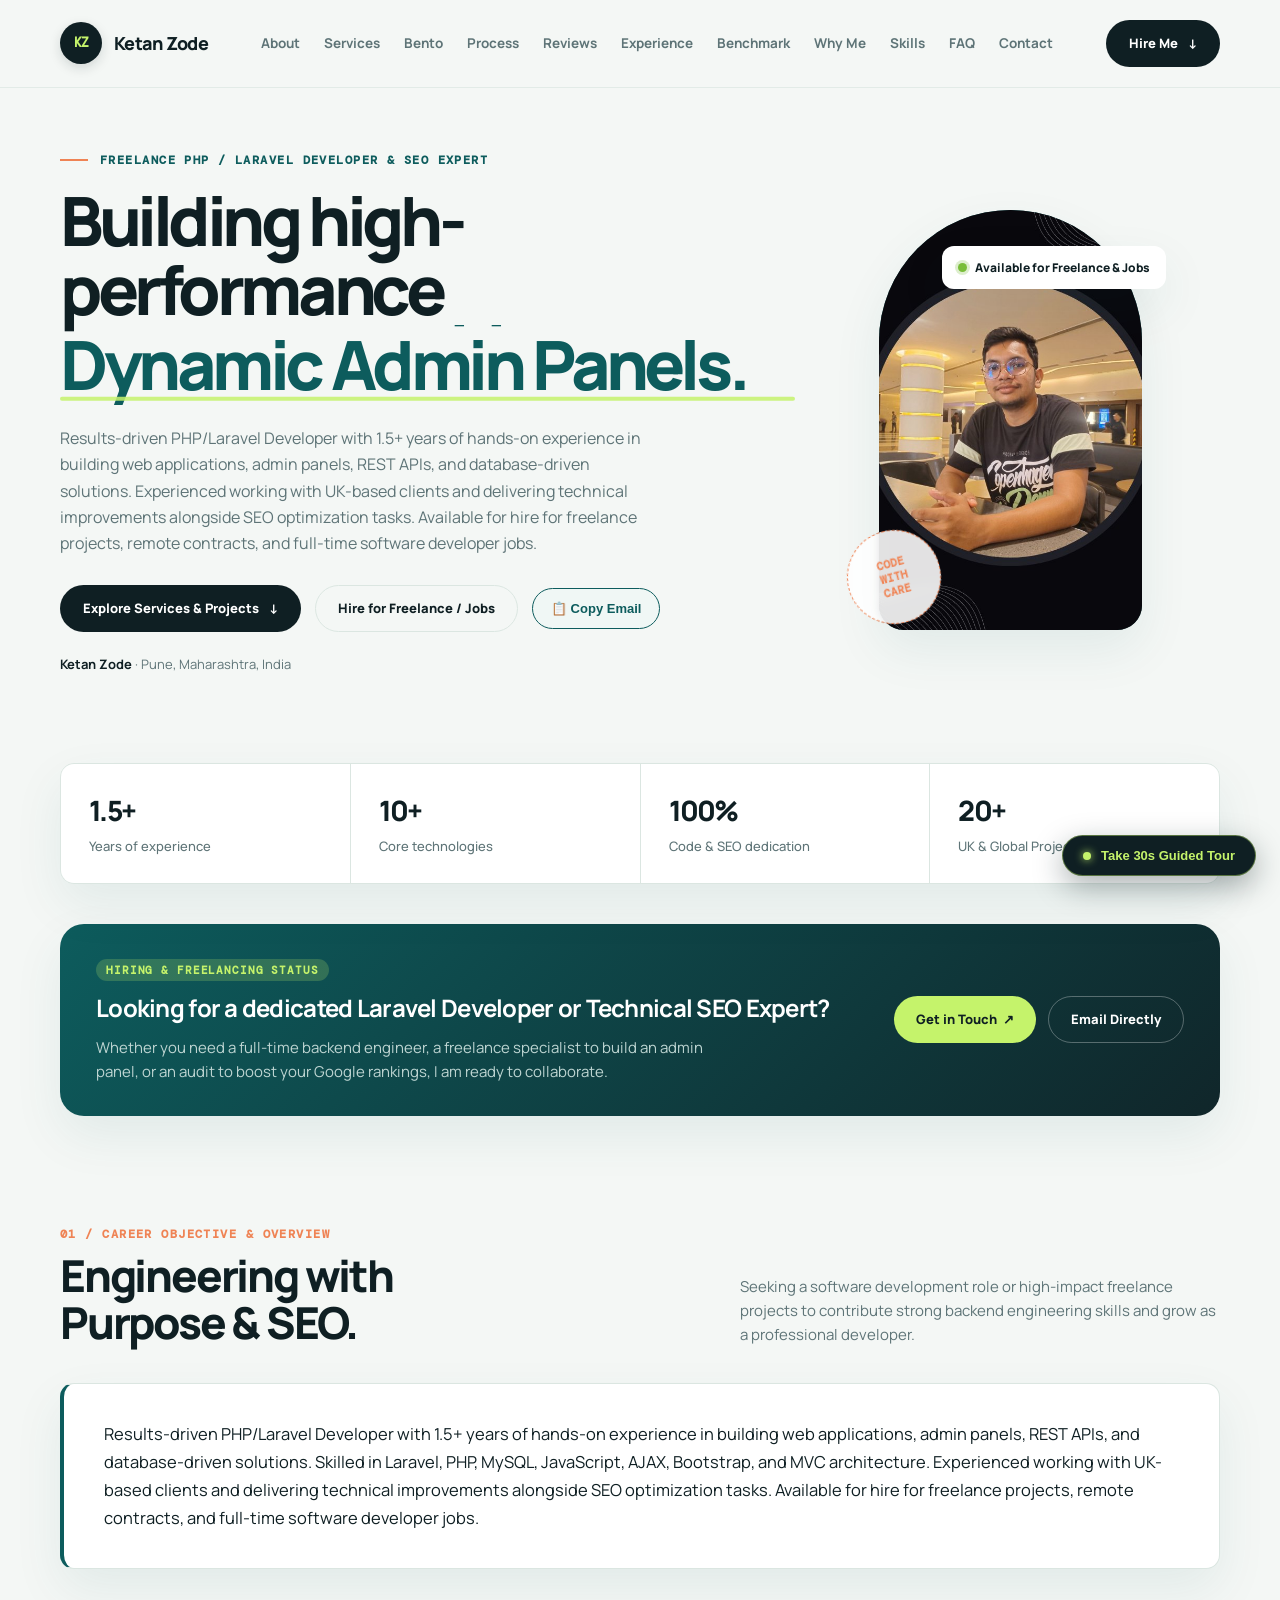
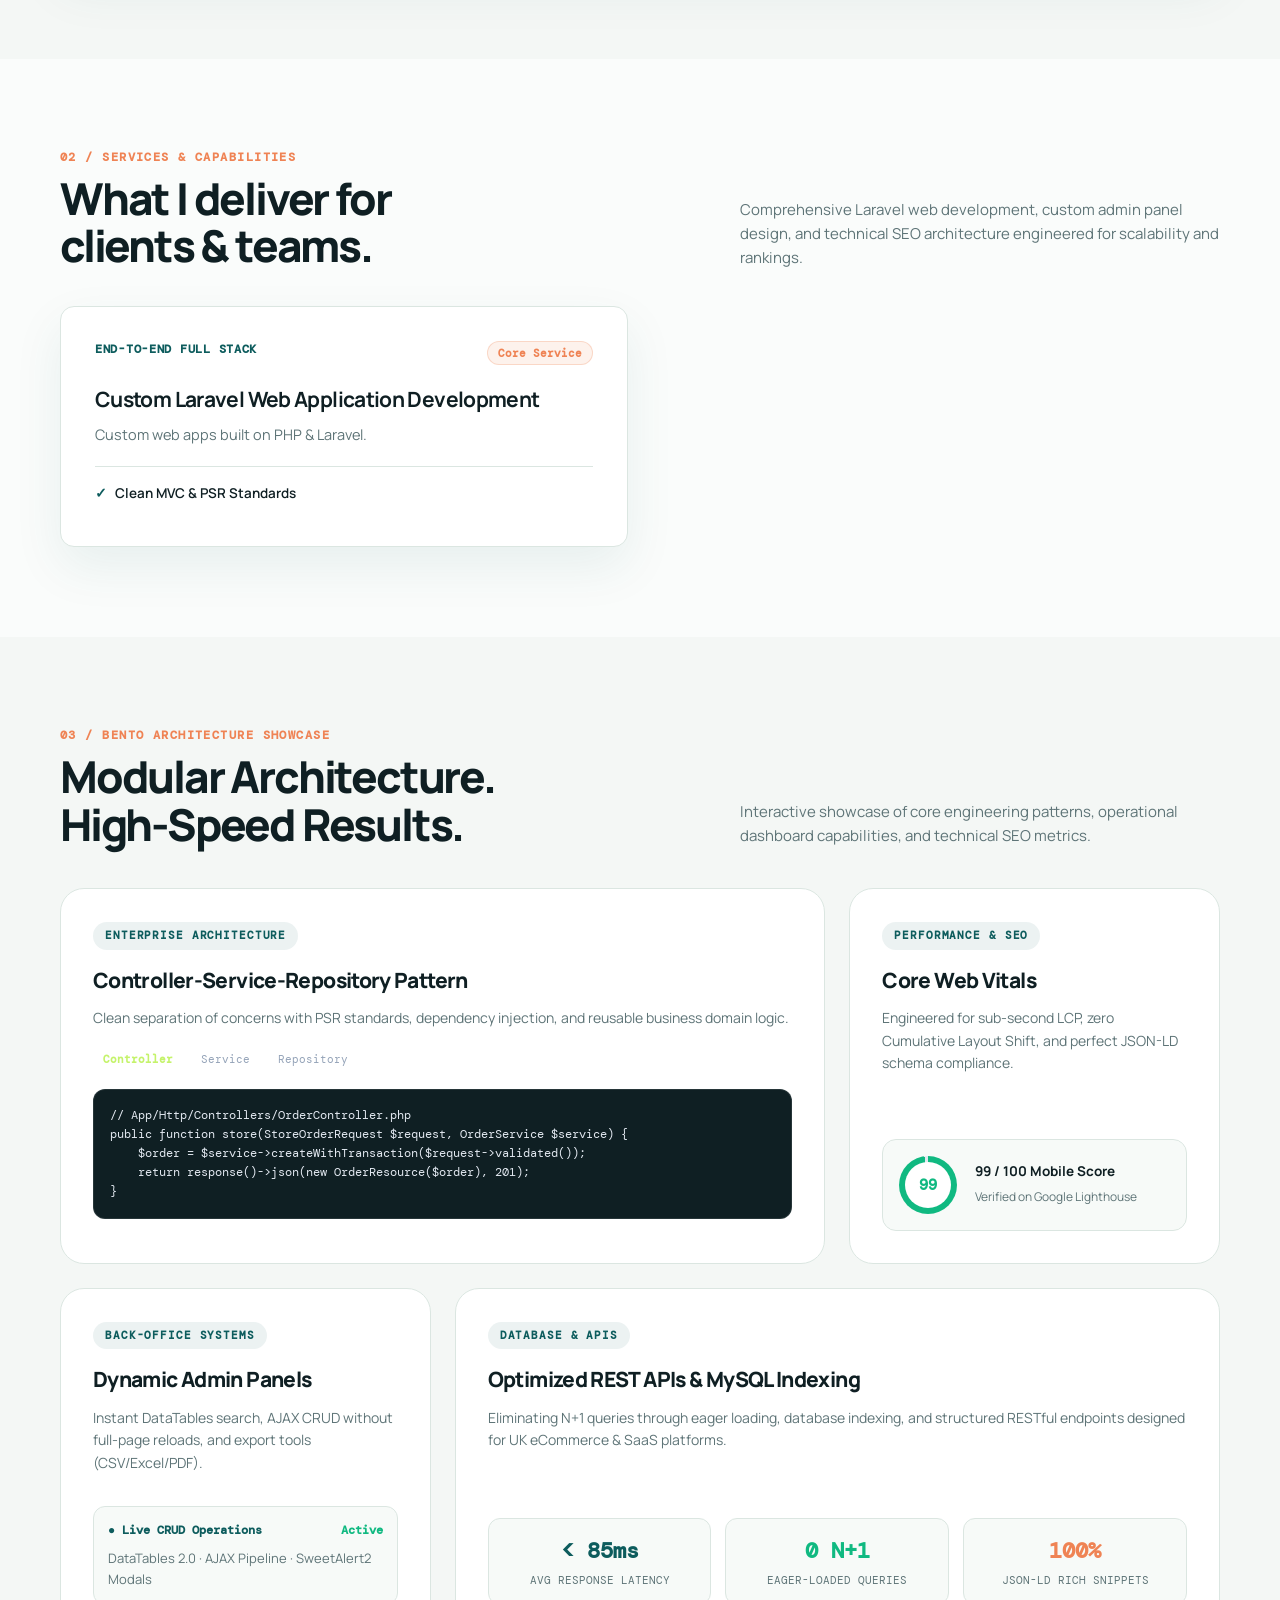
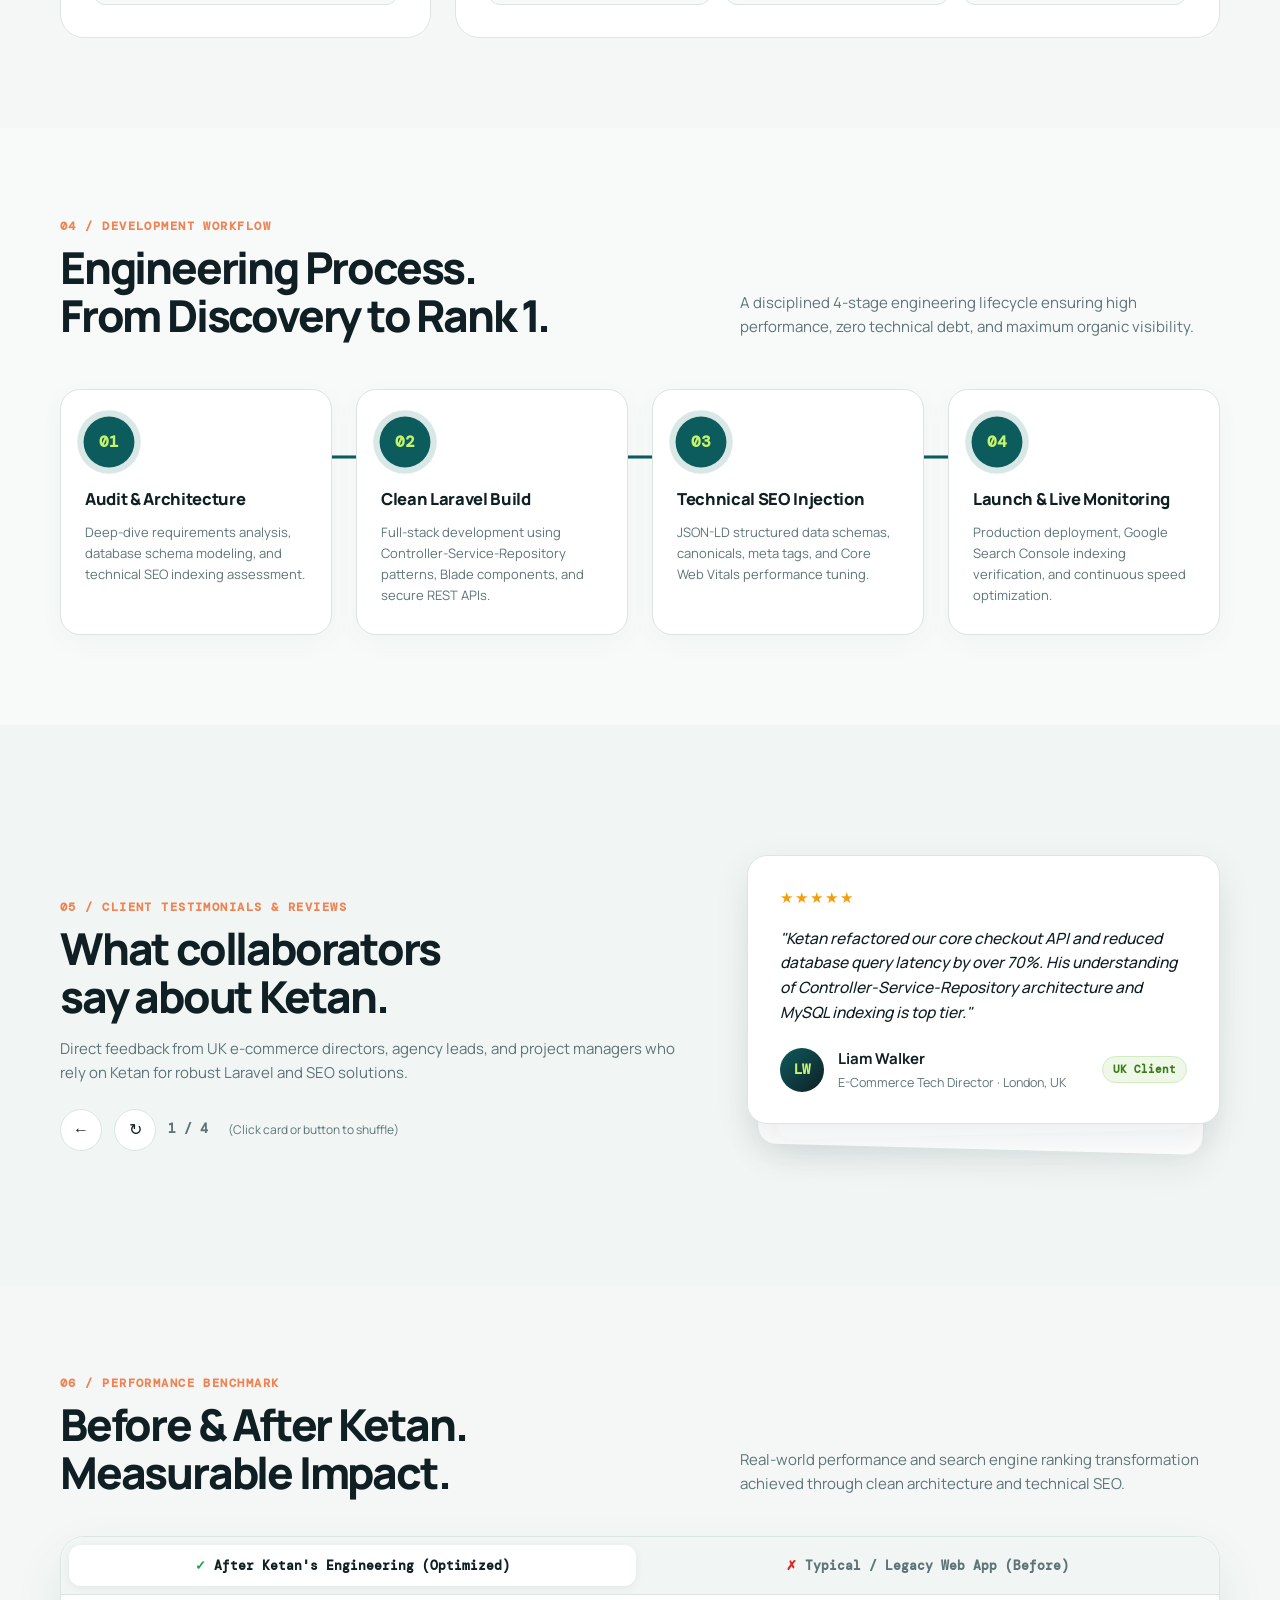
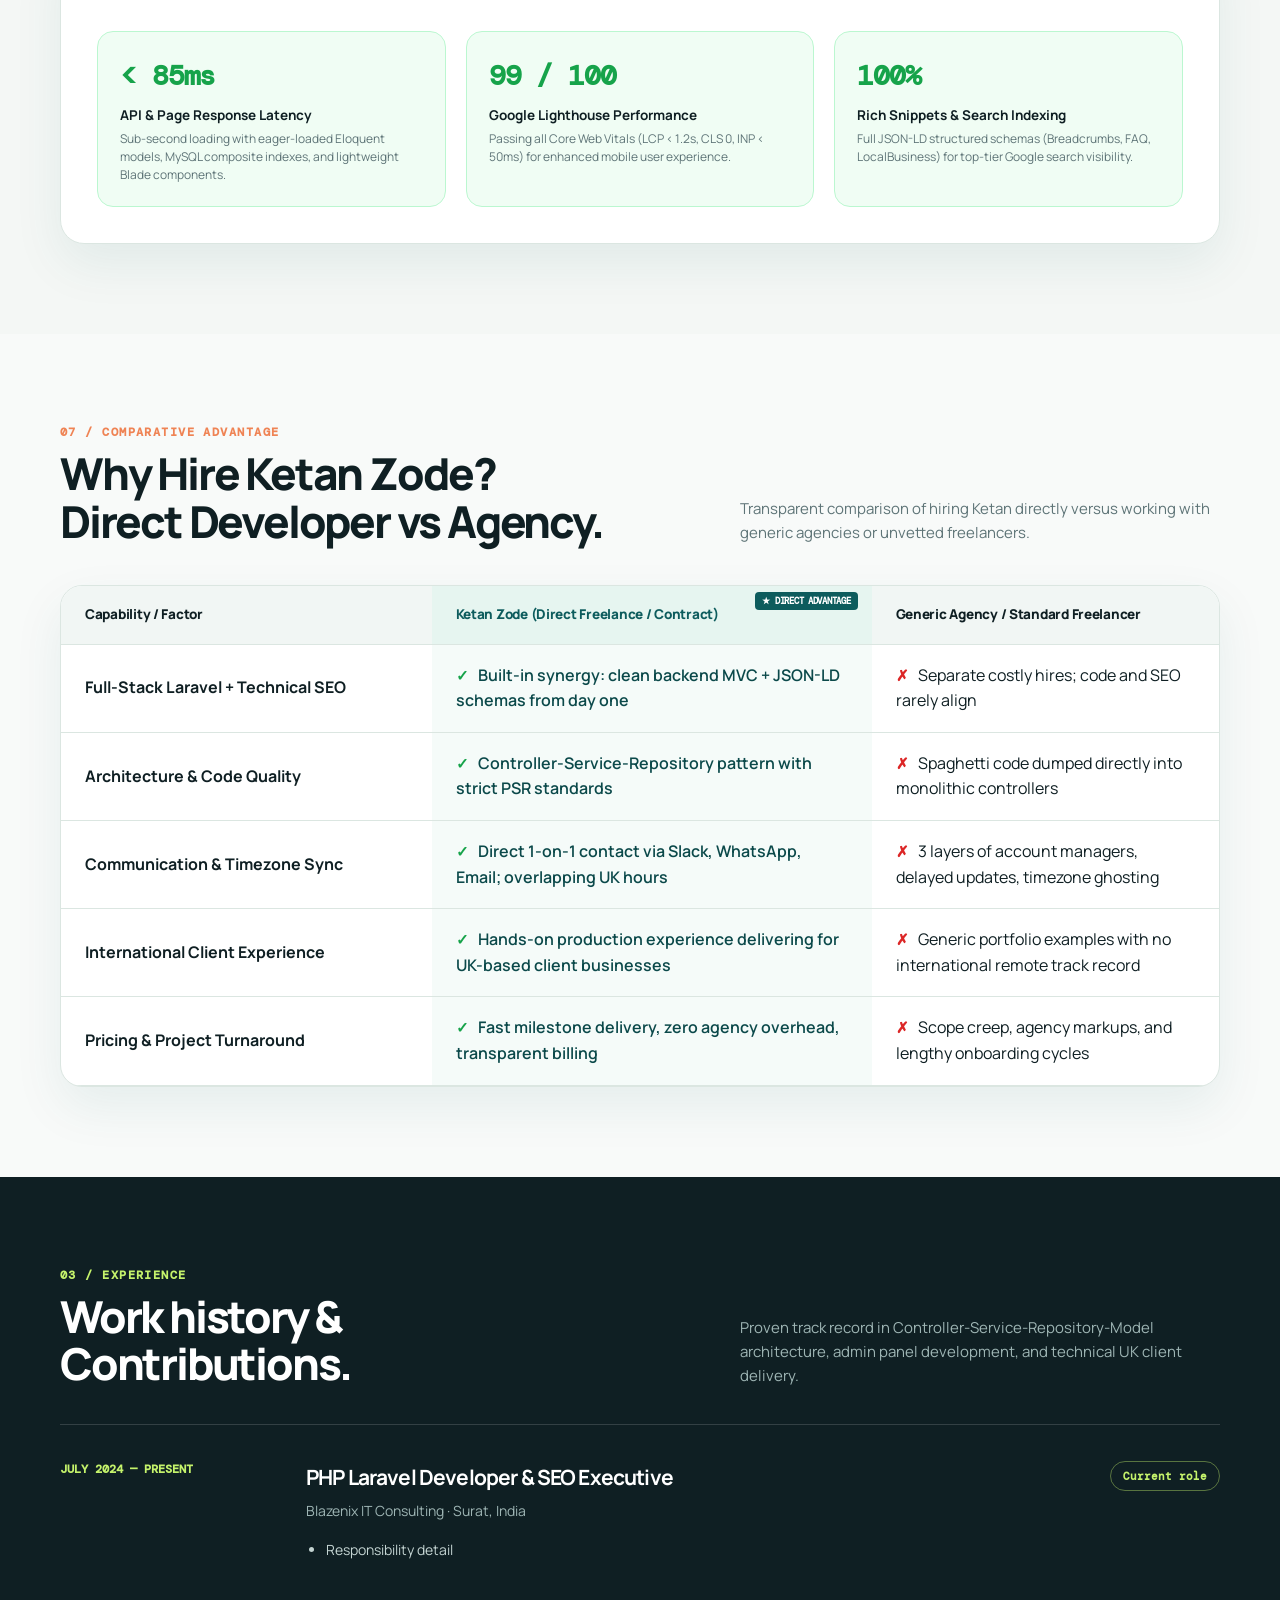
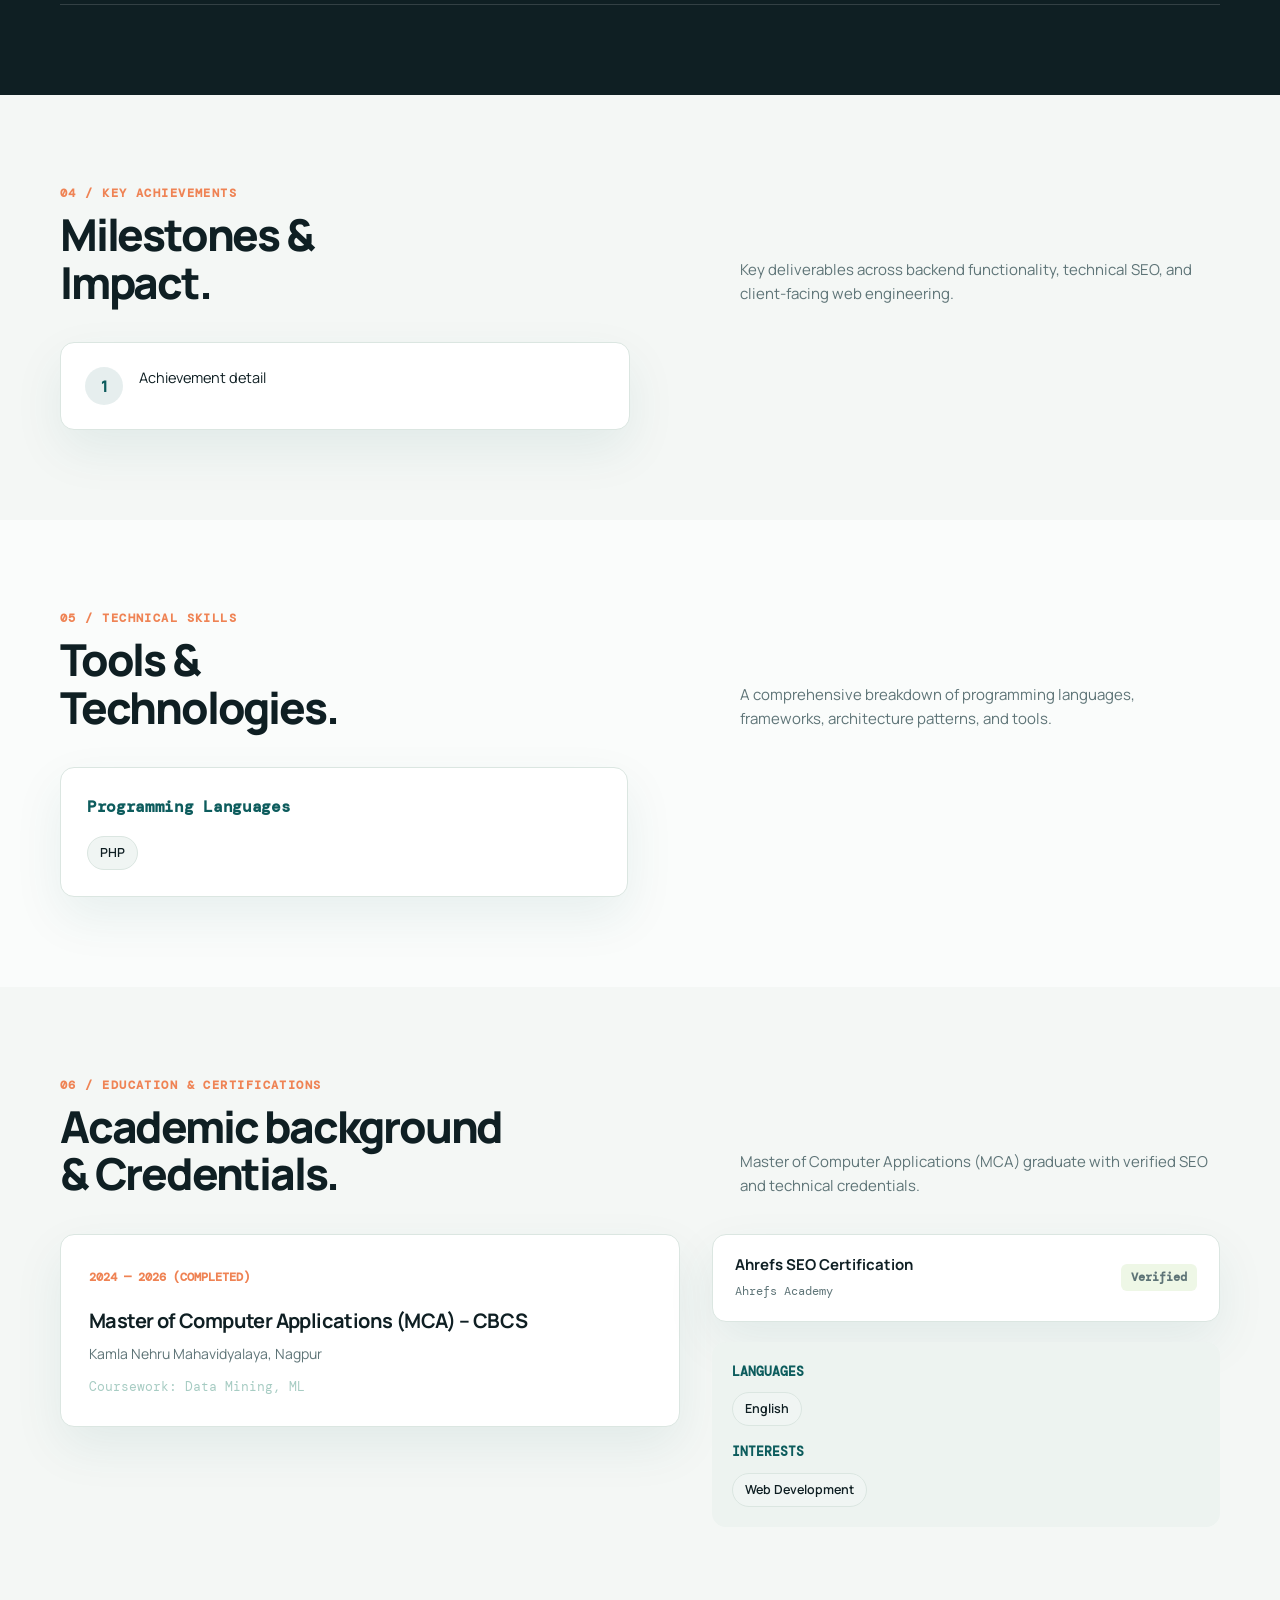
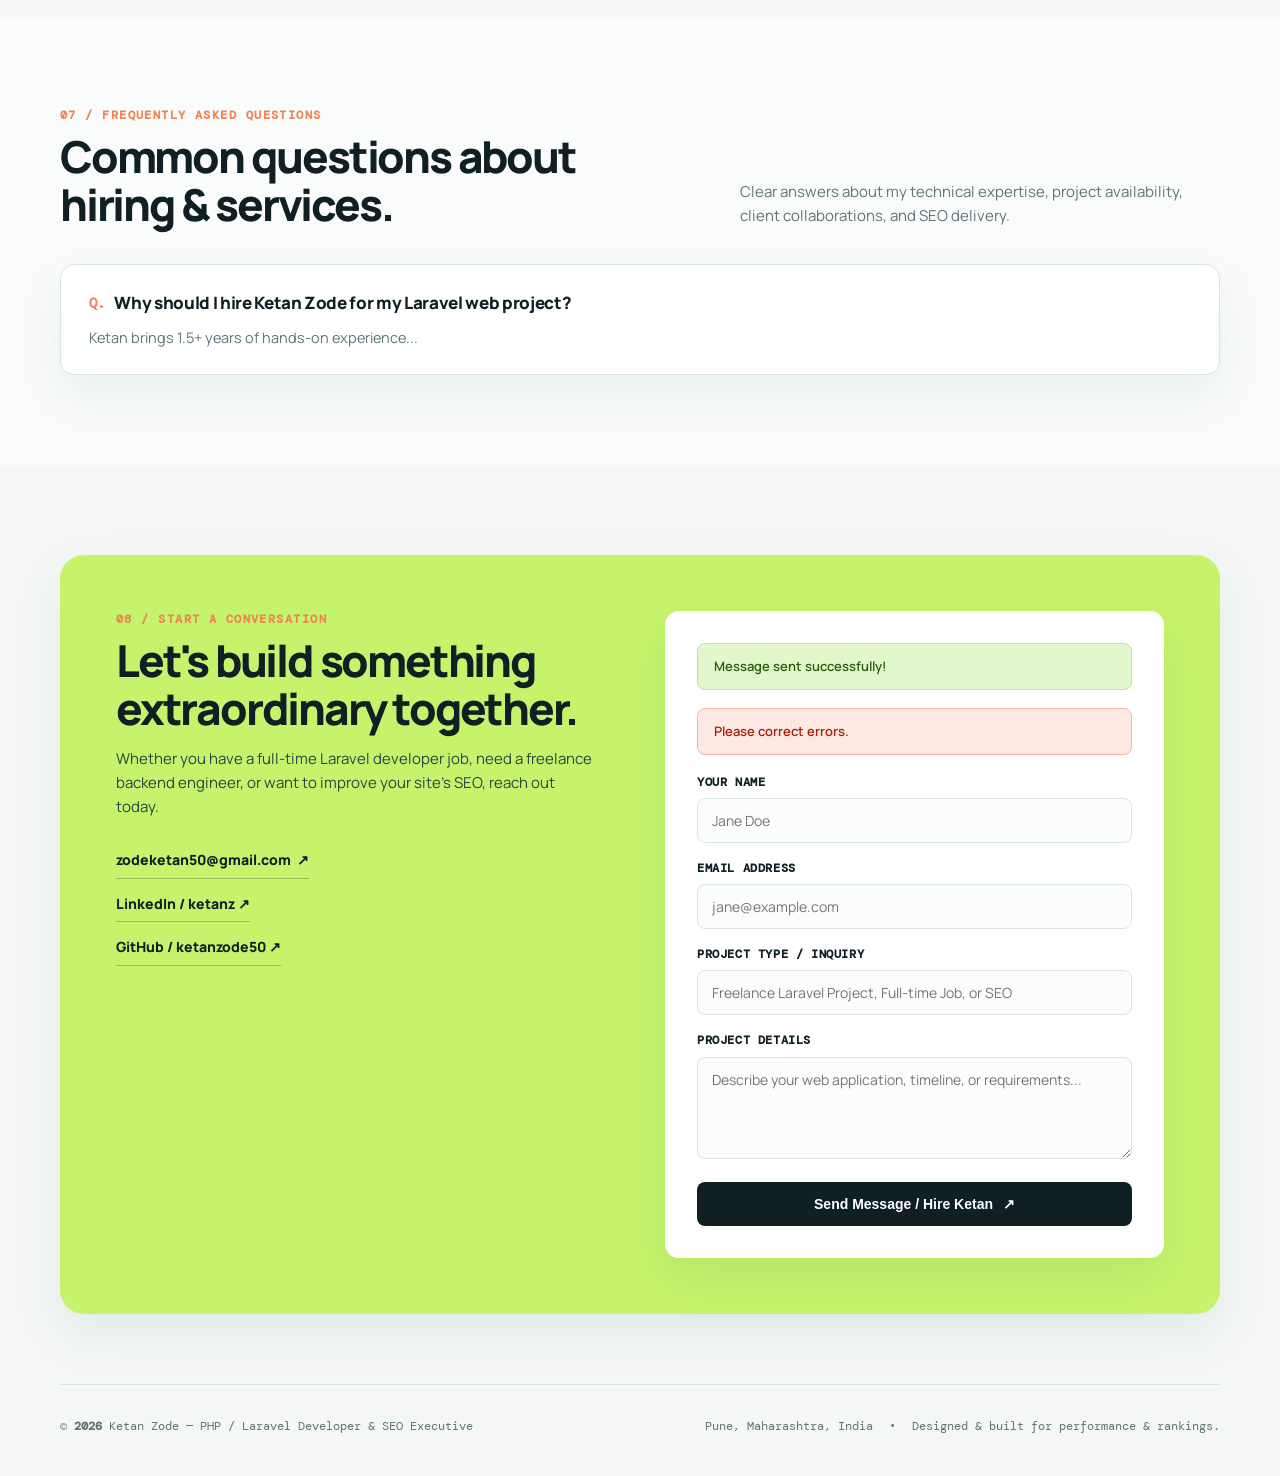
<file: src/main/resources/templates/index.html>
<!doctype html>
<html lang="en" xmlns:th="http://www.thymeleaf.org">
<head>
  <meta charset="utf-8">
  <meta name="viewport" content="width=device-width, initial-scale=1">
  
  <!-- Primary SEO Meta Tags -->
  <title>Ketan Zode — Freelance PHP / Laravel Developer &amp; SEO Expert | Hire Full-Stack Developer</title>
  <meta name="title" content="Ketan Zode — Freelance PHP / Laravel Developer &amp; SEO Expert | Hire Full-Stack Developer">
  <meta name="description" content="Hire Ketan Zode, a results-driven PHP &amp; Laravel Developer with 1.5+ years of hands-on experience building custom web applications, dynamic admin panels, REST APIs, and high-ranking technical SEO solutions for UK and global clients.">
  <meta name="keywords" content="Laravel developer, hire Laravel developer, freelance Laravel developer, PHP Laravel developer, Laravel REST API developer, Laravel admin panel developer, full stack web developer Pune, UK client Laravel developer, technical SEO consultant, custom web application development, Ketan Zode">
  <meta name="author" content="Ketan Zode">
  <meta name="robots" content="index, follow, max-image-preview:large, max-snippet:-1, max-video-preview:-1">
  <link rel="canonical" href="https://ketanzode.github.io/">

  <!-- Open Graph / Facebook -->
  <meta property="og:type" content="profile">
  <meta property="og:url" content="https://ketanzode.github.io/">
  <meta property="og:title" content="Ketan Zode — Freelance PHP / Laravel Developer &amp; SEO Expert">
  <meta property="og:description" content="Results-driven PHP/Laravel developer specializing in full-stack web applications, dynamic admin panels, REST APIs, and technical SEO optimization. Available for freelance contracts &amp; developer jobs.">
  <meta property="og:image" content="https://ketanzode.github.io/img/ketan-zode.jpg">
  <meta property="og:image:alt" content="Ketan Zode — Freelance PHP / Laravel Developer &amp; SEO Expert">
  <meta property="og:site_name" content="Ketan Zode Portfolio">
  <meta property="profile:first_name" content="Ketan">
  <meta property="profile:last_name" content="Zode">

  <!-- Twitter / X -->
  <meta name="twitter:card" content="summary_large_image">
  <meta name="twitter:url" content="https://ketanzode.github.io/">
  <meta name="twitter:title" content="Ketan Zode — Freelance PHP / Laravel Developer &amp; SEO Expert">
  <meta name="twitter:description" content="Hire Ketan Zode for your next Laravel web project, admin dashboard, or technical SEO optimization.">
  <meta name="twitter:image" content="https://ketanzode.github.io/img/ketan-zode.jpg">

  <!-- Google tag (gtag.js) -->
  <script async src="https://www.googletagmanager.com/gtag/js?id=G-EXXWQM4LXF"></script>
  <script>
    window.dataLayer = window.dataLayer || [];
    function gtag(){dataLayer.push(arguments);}
    gtag('js', new Date());
    gtag('config', 'G-EXXWQM4LXF');
  </script>

  <!-- Favicon -->
  <link rel="icon" type="image/svg+xml" th:href="@{/favicon.svg}" href="/favicon.svg">
  <link rel="alternate icon" type="image/png" th:href="@{/favicon.png}" href="/favicon.png">
  <link rel="apple-touch-icon" th:href="@{/favicon.png}" href="/favicon.png">

  <!-- Typography & Styles -->
  <link rel="preconnect" href="https://fonts.googleapis.com">
  <link rel="preconnect" href="https://fonts.gstatic.com" crossorigin>
  <link href="https://fonts.googleapis.com/css2?family=DM+Mono:wght@400;500;600&family=Manrope:wght@400;500;600;700;800&display=swap" rel="stylesheet">
  <link rel="stylesheet" th:href="@{/css/portfolio.css}" href="/css/portfolio.css">

  <!-- JSON-LD Structured Data Schema (Breadcrumbs, Person, Service, FAQ) -->
  <script type="application/ld+json">
  {
    "@context": "https://schema.org",
    "@graph": [
      {
        "@type": "Person",
        "@id": "https://ketanzode.github.io/#person",
        "name": "Ketan Zode",
        "givenName": "Ketan",
        "familyName": "Zode",
        "url": "https://ketanzode.github.io/",
        "image": "https://ketanzode.github.io/img/ketan-zode.jpg",
        "email": "zodeketan50@gmail.com",
        "jobTitle": "PHP Laravel Developer & SEO Executive",
        "description": "Results-driven PHP/Laravel Developer with 1.5+ years of hands-on experience in building web applications, admin panels, REST APIs, and database-driven solutions.",
        "address": {
          "@type": "PostalAddress",
          "addressLocality": "Pune",
          "addressRegion": "Maharashtra",
          "postalCode": "440035",
          "addressCountry": "IN"
        },
        "sameAs": [
          "https://linkedin.com/in/ketanz",
          "https://github.com/ketanzode50"
        ],
        "knowsAbout": [
          "Laravel",
          "PHP",
          "MySQL",
          "REST APIs",
          "JavaScript",
          "AJAX",
          "Bootstrap",
          "Search Engine Optimization",
          "Technical SEO",
          "JSON-LD Schema Markup",
          "Full Stack Web Development",
          "Controller-Service-Repository Architecture"
        ]
      },
      {
        "@type": "ProfessionalService",
        "@id": "https://ketanzode.github.io/#service",
        "name": "Ketan Zode — Laravel Web Development & Technical SEO Services",
        "url": "https://ketanzode.github.io/",
        "priceRange": "$$",
        "image": "https://ketanzode.github.io/img/ketan-zode.jpg",
        "founder": { "@id": "https://ketanzode.github.io/#person" },
        "areaServed": [
          { "@type": "Country", "name": "United Kingdom" },
          { "@type": "Country", "name": "India" },
          { "@type": "Country", "name": "United States" },
          { "@type": "AdministrativeArea", "name": "Worldwide" }
        ],
        "hasOfferCatalog": {
          "@type": "OfferCatalog",
          "name": "Laravel & SEO Services",
          "itemListElement": [
            {
              "@type": "Offer",
              "itemOffered": {
                "@type": "Service",
                "name": "Custom Laravel Web Application Development",
                "description": "Full-stack MVC applications engineered with Laravel, Eloquent ORM, and secure RESTful APIs."
              }
            },
            {
              "@type": "Offer",
              "itemOffered": {
                "@type": "Service",
                "name": "Dynamic Admin Panels & CRUD Systems",
                "description": "Custom dashboards with AJAX, DataTables, SweetAlert2, and real-time management workflows."
              }
            },
            {
              "@type": "Offer",
              "itemOffered": {
                "@type": "Service",
                "name": "Technical SEO & Schema Optimization",
                "description": "JSON-LD structured data, metadata optimization, Core Web Vitals, and crawlability improvements."
              }
            },
            {
              "@type": "Offer",
              "itemOffered": {
                "@type": "Service",
                "name": "Freelance Laravel Developer for Remote Contracts",
                "description": "Dedicated contract and freelance engineering for startups, agencies, and UK businesses."
              }
            }
          ]
        }
      },
      {
        "@type": "WebSite",
        "@id": "https://ketanzode.github.io/#website",
        "url": "https://ketanzode.github.io/",
        "name": "Ketan Zode Portfolio",
        "publisher": { "@id": "https://ketanzode.github.io/#person" }
      },
      {
        "@type": "BreadcrumbList",
        "itemListElement": [
          { "@type": "ListItem", "position": 1, "name": "Home", "item": "https://ketanzode.github.io/" },
          { "@type": "ListItem", "position": 2, "name": "Services", "item": "https://ketanzode.github.io/#services" },
          { "@type": "ListItem", "position": 3, "name": "Experience", "item": "https://ketanzode.github.io/#experience" },
          { "@type": "ListItem", "position": 4, "name": "Skills", "item": "https://ketanzode.github.io/#skills" },
          { "@type": "ListItem", "position": 5, "name": "FAQ", "item": "https://ketanzode.github.io/#faq" },
          { "@type": "ListItem", "position": 6, "name": "Contact", "item": "https://ketanzode.github.io/#contact" }
        ]
      },
      {
        "@type": "FAQPage",
        "mainEntity": [
          {
            "@type": "Question",
            "name": "Why should I hire Ketan Zode for my Laravel web project?",
            "acceptedAnswer": {
              "@type": "Answer",
              "text": "Ketan brings 1.5+ years of hands-on experience in full-stack Laravel development, clean Controller-Service-Repository architecture, and proven technical SEO skills. Having worked with UK-based clients, he delivers high-quality, maintainable code engineered to rank well on search engines and perform reliably under real-world usage."
            }
          },
          {
            "@type": "Question",
            "name": "Are you available for freelance Laravel development and remote jobs?",
            "acceptedAnswer": {
              "@type": "Answer",
              "text": "Yes! Ketan is actively available for freelance contracts, full-time Laravel developer roles, remote software engineering positions, and consulting projects worldwide. You can reach out directly via email at zodeketan50@gmail.com or connect on LinkedIn."
            }
          },
          {
            "@type": "Question",
            "name": "What Laravel services and technical capabilities do you offer?",
            "acceptedAnswer": {
              "@type": "Answer",
              "text": "Services include custom Laravel application development, dynamic admin panels with DataTables and AJAX, REST API design, e-commerce backend systems, database optimization with MySQL, and comprehensive technical SEO audits with JSON-LD schema markup."
            }
          },
          {
            "@type": "Question",
            "name": "Do you work with international clients (UK, US, Europe)?",
            "acceptedAnswer": {
              "@type": "Answer",
              "text": "Yes. Ketan has direct professional experience working on client websites for UK-based businesses, coordinating technical requirements, implementing structured data, resolving search indexation issues, and delivering robust full-stack features on schedule."
            }
          },
          {
            "@type": "Question",
            "name": "How do you combine Laravel development with technical SEO?",
            "acceptedAnswer": {
              "@type": "Answer",
              "text": "Ketan ensures that every web application is built with search engines in mind from day one: clean URL structures, semantic HTML5, fast server-side rendering, JSON-LD structured schemas, mobile responsiveness, and optimal crawlability verified through Google Search Console, Ahrefs, and SEMrush."
            }
          }
        ]
      }
    ]
  }
  </script>
</head>
<body>
  <header class="topbar">
    <div class="shell">
      <nav id="nav">
        <a class="brand" href="#top" aria-label="Home">
          <span class="brand-mark" th:text="${profile.initials}">KZ</span>
          <span th:text="${profile.name}">Ketan Zode</span>
        </a>
        <div class="nav-links">
          <a href="#about">About</a>
          <a href="#services">Services</a>
          <a href="#bento">Bento</a>
          <a href="#process">Process</a>
          <a href="#reviews">Reviews</a>
          <a href="#experience">Experience</a>
          <a href="#comparison">Benchmark</a>
          <a href="#why-hire">Why Me</a>
          <a href="#skills">Skills</a>
          <a href="#faq">FAQ</a>
          <a href="#contact">Contact</a>
        </div>
        <a class="nav-cta" href="#contact">Hire Me <span>↓</span></a>
        <button class="menu-button" id="menuButton" aria-label="Open navigation menu" aria-expanded="false">☰</button>
      </nav>
    </div>
  </header>

  <main id="top">
    <div class="shell">
      <section class="hero">
        <div>
          <div class="eyebrow">
            <span></span>
            <th:block th:text="${profile.heroRole}">Freelance PHP / Laravel Developer &amp; SEO Expert</th:block>
          </div>
          <h1>
            <span>Building high-performance </span>
            <span class="rotator-container"><span class="rotator-track" id="rotatorTrack"><em class="rotator-phrase">Laravel web applications.</em><em class="rotator-phrase">Dynamic Admin Panels.</em><em class="rotator-phrase">Scalable REST APIs.</em><em class="rotator-phrase">Rank-1 Technical SEO.</em></span></span>
          </h1>
          <p class="hero-copy" th:text="${profile.objective}">
            Results-driven PHP/Laravel Developer with 1.5+ years of hands-on experience in building web applications, admin panels, REST APIs, and database-driven solutions. Experienced working with UK-based clients and delivering technical improvements alongside SEO optimization tasks. Available for hire for freelance projects, remote contracts, and full-time software developer jobs.
          </p>
          <div class="hero-actions">
            <a class="button" href="#services">Explore Services &amp; Projects <span>↓</span></a>
            <a class="button light" href="#contact">Hire for Freelance / Jobs</a>
            <button class="button light" id="copyEmailBtn" style="padding: 12px 18px; font-size: 13px; border-color: var(--teal); color: var(--teal); background: #f0f7f5;" title="Copy direct email to clipboard">📋 Copy Email</button>
          </div>
          <p class="hero-note">
            <strong>Ketan Zode</strong> · <span th:text="${profile.location}">Pune, Maharashtra, India</span>
          </p>
        </div>
        <div class="portrait-wrap">
          <div class="portrait">
            <img th:src="@{/img/ketan-zode.jpg}" src="/img/ketan-zode.jpg" alt="Ketan Zode — Freelance PHP / Laravel Developer &amp; SEO Expert" class="portrait-img" width="800" height="800" fetchpriority="high">
          </div>
          <div class="availability">
            <i></i> <span>Available for Freelance &amp; Jobs</span>
          </div>
          <div class="stamp">CODE<br>WITH<br>CARE</div>
        </div>
      </section>

      <!-- Stats Bar -->
      <div class="stats">
        <div class="stat"><strong data-count="1.5" data-suffix="+">1.5+</strong><span>Years of experience</span></div>
        <div class="stat"><strong data-count="10" data-suffix="+">10+</strong><span>Core technologies</span></div>
        <div class="stat"><strong data-count="100" data-suffix="%">100%</strong><span>Code &amp; SEO dedication</span></div>
        <div class="stat"><strong data-count="20" data-suffix="+">20+</strong><span>UK &amp; Global Projects</span></div>
      </div>

      <!-- Hiring & Freelance Callout Banner -->
      <div class="hire-banner">
        <div class="hire-content">
          <span class="hire-badge">Hiring &amp; Freelancing Status</span>
          <h3>Looking for a dedicated Laravel Developer or Technical SEO Expert?</h3>
          <p>
            Whether you need a full-time backend engineer, a freelance specialist to build an admin panel, or an audit to boost your Google rankings, I am ready to collaborate.
          </p>
        </div>
        <div class="hire-actions">
          <a class="hire-btn-mint" href="#contact">Get in Touch <span>↗</span></a>
          <a class="button light" style="color: white; border-color: rgba(255,255,255,0.3);" th:href="|mailto:${profile.email}|">Email Directly</a>
        </div>
      </div>
    </div>

    <!-- Career Objective Section -->
    <section id="about">
      <div class="shell">
        <div class="section-head">
          <div>
            <div class="section-label">01 / Career Objective &amp; Overview</div>
            <h2>Engineering with<br>Purpose &amp; SEO.</h2>
          </div>
          <p class="section-intro">
            Seeking a software development role or high-impact freelance projects to contribute strong backend engineering skills and grow as a professional developer.
          </p>
        </div>
        <div class="objective-card">
          <p class="objective-text" th:text="${profile.objective}">
            Results-driven PHP/Laravel Developer with 1.5+ years of hands-on experience in building web applications, admin panels, REST APIs, and database-driven solutions. Skilled in Laravel, PHP, MySQL, JavaScript, AJAX, Bootstrap, and MVC architecture. Experienced working with UK-based clients and delivering technical improvements alongside SEO optimization tasks. Available for hire for freelance projects, remote contracts, and full-time software developer jobs.
          </p>
        </div>
      </div>
    </section>

    <!-- Services & Freelancing Section -->
    <section id="services" style="background: #fafcfb;">
      <div class="shell">
        <div class="section-head">
          <div>
            <div class="section-label">02 / Services &amp; Capabilities</div>
            <h2>What I deliver for<br>clients &amp; teams.</h2>
          </div>
          <p class="section-intro">
            Comprehensive Laravel web development, custom admin panel design, and technical SEO architecture engineered for scalability and rankings.
          </p>
        </div>
        <div class="services-grid">
          <div class="service-card" th:each="srv : ${profile.services}">
            <div>
              <div class="service-header">
                <span class="service-tagline" th:text="${srv.tagline}">End-to-End Full Stack</span>
                <span class="service-badge" th:text="${srv.badge}">Core Service</span>
              </div>
              <h3 th:text="${srv.title}">Custom Laravel Web Application Development</h3>
              <p th:text="${srv.description}">Custom web apps built on PHP &amp; Laravel.</p>
            </div>
            <ul class="service-features">
              <li th:each="feat : ${srv.features}" th:text="${feat}">Clean MVC &amp; PSR Standards</li>
            </ul>
          </div>
        </div>
      </div>
    </section>

    <!-- Bento Build: Modern Architecture & Capabilities Grid -->
    <section id="bento" class="bento-section reveal-on-scroll">
      <div class="shell">
        <div class="section-head">
          <div>
            <div class="section-label">03 / Bento Architecture Showcase</div>
            <h2>Modular Architecture.<br>High-Speed Results.</h2>
          </div>
          <p class="section-intro">Interactive showcase of core engineering patterns, operational dashboard capabilities, and technical SEO metrics.</p>
        </div>

        <div class="bento-grid">
          <!-- Bento 1: Span 2 - Clean MVC Architecture -->
          <div class="bento-card bento-span-2">
            <div>
              <span class="bento-tag">Enterprise Architecture</span>
              <h3 class="bento-title">Controller-Service-Repository Pattern</h3>
              <p class="bento-desc">Clean separation of concerns with PSR standards, dependency injection, and reusable business domain logic.</p>
              <div class="bento-code-tabs">
                <button class="bento-tab-btn active" data-tab="controller">Controller</button>
                <button class="bento-tab-btn" data-tab="service">Service</button>
                <button class="bento-tab-btn" data-tab="repo">Repository</button>
              </div>
              <pre class="bento-code-preview" id="bentoCodeSnippet">// App/Http/Controllers/OrderController.php
public function store(StoreOrderRequest $request, OrderService $service) {
    $order = $service->createWithTransaction($request->validated());
    return response()->json(new OrderResource($order), 201);
}</pre>
            </div>
          </div>

          <!-- Bento 2: Span 1 - Technical SEO Core Web Vitals -->
          <div class="bento-card">
            <div>
              <span class="bento-tag">Performance &amp; SEO</span>
              <h3 class="bento-title">Core Web Vitals</h3>
              <p class="bento-desc">Engineered for sub-second LCP, zero Cumulative Layout Shift, and perfect JSON-LD schema compliance.</p>
            </div>
            <div class="bento-metric-dial">
              <div class="dial-circle"></div>
              <div class="dial-meta">
                <strong>99 / 100 Mobile Score</strong>
                <span>Verified on Google Lighthouse</span>
              </div>
            </div>
          </div>

          <!-- Bento 3: Span 1 - Real-Time Admin Dashboards -->
          <div class="bento-card">
            <div>
              <span class="bento-tag">Back-Office Systems</span>
              <h3 class="bento-title">Dynamic Admin Panels</h3>
              <p class="bento-desc">Instant DataTables search, AJAX CRUD without full-page reloads, and export tools (CSV/Excel/PDF).</p>
            </div>
            <div style="background: #f7faf8; border: 1px solid var(--line); border-radius: 12px; padding: 14px; margin-top: 14px;">
              <div style="display: flex; justify-content: space-between; align-items: center; font-size: 12px; font-family: var(--font-mono); margin-bottom: 8px;">
                <span style="color: var(--teal); font-weight: 700;">● Live CRUD Operations</span>
                <span style="color: #10b981; font-weight: 700;">Active</span>
              </div>
              <div style="font-size: 13px; color: var(--muted);">DataTables 2.0 · AJAX Pipeline · SweetAlert2 Modals</div>
            </div>
          </div>

          <!-- Bento 4: Span 2 - REST APIs & Database Tuning -->
          <div class="bento-card bento-span-2">
            <div>
              <span class="bento-tag">Database &amp; APIs</span>
              <h3 class="bento-title">Optimized REST APIs &amp; MySQL Indexing</h3>
              <p class="bento-desc">Eliminating N+1 queries through eager loading, database indexing, and structured RESTful endpoints designed for UK eCommerce &amp; SaaS platforms.</p>
            </div>
            <div style="display: grid; grid-template-columns: repeat(3, 1fr); gap: 14px; margin-top: 14px;">
              <div style="background: #f7faf8; padding: 14px; border-radius: 12px; border: 1px solid var(--line); text-align: center;">
                <div style="font-size: 22px; font-weight: 800; font-family: var(--font-mono); color: var(--teal);">&lt; 85ms</div>
                <div style="font-size: 11px; color: var(--muted); text-transform: uppercase; font-family: var(--font-mono); margin-top: 4px;">Avg Response Latency</div>
              </div>
              <div style="background: #f7faf8; padding: 14px; border-radius: 12px; border: 1px solid var(--line); text-align: center;">
                <div style="font-size: 22px; font-weight: 800; font-family: var(--font-mono); color: #10b981;">0 N+1</div>
                <div style="font-size: 11px; color: var(--muted); text-transform: uppercase; font-family: var(--font-mono); margin-top: 4px;">Eager-Loaded Queries</div>
              </div>
              <div style="background: #f7faf8; padding: 14px; border-radius: 12px; border: 1px solid var(--line); text-align: center;">
                <div style="font-size: 22px; font-weight: 800; font-family: var(--font-mono); color: var(--orange);">100%</div>
                <div style="font-size: 11px; color: var(--muted); text-transform: uppercase; font-family: var(--font-mono); margin-top: 4px;">JSON-LD Rich Snippets</div>
              </div>
            </div>
          </div>
        </div>
      </div>
    </section>

    <!-- Process Draw Section -->
    <section id="process" class="process-section reveal-on-scroll">
      <div class="shell">
        <div class="section-head">
          <div>
            <div class="section-label">04 / Development Workflow</div>
            <h2>Engineering Process.<br>From Discovery to Rank 1.</h2>
          </div>
          <p class="section-intro">A disciplined 4-stage engineering lifecycle ensuring high performance, zero technical debt, and maximum organic visibility.</p>
        </div>

        <div class="process-timeline">
          <div class="process-svg-wrapper">
            <svg width="100%" height="40" viewBox="0 0 1000 40" preserveAspectRatio="none">
              <path class="process-path-bg" d="M 50,20 L 950,20"/>
              <path id="processDrawPath" class="process-path-draw" d="M 50,20 L 950,20"/>
            </svg>
          </div>

          <div class="process-steps-grid">
            <div class="process-step-card">
              <div class="step-node">01</div>
              <h3>Audit &amp; Architecture</h3>
              <p>Deep-dive requirements analysis, database schema modeling, and technical SEO indexing assessment.</p>
            </div>
            <div class="process-step-card">
              <div class="step-node">02</div>
              <h3>Clean Laravel Build</h3>
              <p>Full-stack development using Controller-Service-Repository patterns, Blade components, and secure REST APIs.</p>
            </div>
            <div class="process-step-card">
              <div class="step-node">03</div>
              <h3>Technical SEO Injection</h3>
              <p>JSON-LD structured data schemas, canonicals, meta tags, and Core Web Vitals performance tuning.</p>
            </div>
            <div class="process-step-card">
              <div class="step-node">04</div>
              <h3>Launch &amp; Live Monitoring</h3>
              <p>Production deployment, Google Search Console indexing verification, and continuous speed optimization.</p>
            </div>
          </div>
        </div>
      </div>
    </section>

    <!-- Review Shuffle Deck -->
    <section id="reviews" class="reviews-section reveal-on-scroll">
      <div class="shell">
        <div class="reviews-deck-container">
          <div>
            <div class="section-label">05 / Client Testimonials &amp; Reviews</div>
            <h2 style="margin: 10px 0 16px;">What collaborators<br>say about Ketan.</h2>
            <p style="color: var(--muted); font-size: 15px; line-height: 1.6; margin-bottom: 24px;">
              Direct feedback from UK e-commerce directors, agency leads, and project managers who rely on Ketan for robust Laravel and SEO solutions.
            </p>

            <!-- Deck Controls -->
            <div class="deck-controls">
              <button class="deck-nav-btn" id="reviewPrevBtn" aria-label="Previous Review">←</button>
              <button class="deck-nav-btn" id="reviewNextBtn" aria-label="Next Review">↻</button>
              <span class="deck-indicator" id="reviewIndicator">1 / 4</span>
              <span style="font-size: 12px; color: var(--muted); margin-left: 8px;">(Click card or button to shuffle)</span>
            </div>
          </div>

          <div class="reviews-deck" id="reviewDeck">
            <!-- Review Card 1 -->
            <div class="review-card">
              <div class="review-stars">★★★★★</div>
              <p class="review-text">"Ketan refactored our core checkout API and reduced database query latency by over 70%. His understanding of Controller-Service-Repository architecture and MySQL indexing is top tier."</p>
              <div class="review-author">
                <div class="author-avatar">LW</div>
                <div class="author-info">
                  <h4>Liam Walker</h4>
                  <p>E-Commerce Tech Director · London, UK</p>
                </div>
                <span class="author-badge">UK Client</span>
              </div>
            </div>

            <!-- Review Card 2 -->
            <div class="review-card">
              <div class="review-stars">★★★★★</div>
              <p class="review-text">"Working alongside Ketan on multi-tenant back-office dashboards was seamless. His AJAX DataTables and dynamic CRUD implementations gave our operations team a huge productivity boost."</p>
              <div class="review-author">
                <div class="author-avatar">PS</div>
                <div class="author-info">
                  <h4>Priya Sharma</h4>
                  <p>Lead Project Manager · Blazenix IT</p>
                </div>
                <span class="author-badge">Consulting Colleague</span>
              </div>
            </div>

            <!-- Review Card 3 -->
            <div class="review-card">
              <div class="review-stars">★★★★★</div>
              <p class="review-text">"Very few Laravel developers actually understand Technical SEO at an architectural level. Ketan configured our JSON-LD schemas and fixed crawlability issues that were blocking Google indexing for months."</p>
              <div class="review-author">
                <div class="author-avatar">MV</div>
                <div class="author-info">
                  <h4>Marcus Vance</h4>
                  <p>Growth &amp; SEO Lead · Remote US Agency</p>
                </div>
                <span class="author-badge">SEO Client</span>
              </div>
            </div>

            <!-- Review Card 4 -->
            <div class="review-card">
              <div class="review-stars">★★★★★</div>
              <p class="review-text">"Punctual, clear in communication, and writes extraordinarily clean code. Ketan integrated into our remote sprint with zero friction. We will definitely rehire him for upcoming Laravel projects!"</p>
              <div class="review-author">
                <div class="author-avatar">AT</div>
                <div class="author-info">
                  <h4>Alex Thompson</h4>
                  <p>Software Agency Founder · Manchester, UK</p>
                </div>
                <span class="author-badge">UK Agency</span>
              </div>
            </div>
          </div>
        </div>
      </div>
    </section>

    <!-- Before / After Section -->
    <section id="comparison" class="comparison-section reveal-on-scroll">
      <div class="shell">
        <div class="section-head">
          <div>
            <div class="section-label">06 / Performance Benchmark</div>
            <h2>Before &amp; After Ketan.<br>Measurable Impact.</h2>
          </div>
          <p class="section-intro">Real-world performance and search engine ranking transformation achieved through clean architecture and technical SEO.</p>
        </div>

        <div class="ba-container">
          <div class="ba-tabs">
            <button class="ba-tab-btn active" data-view="baViewAfter">
              <span style="color: #16a34a; font-weight: 800;">✓</span> After Ketan's Engineering (Optimized)
            </button>
            <button class="ba-tab-btn" data-view="baViewBefore">
              <span style="color: #dc2626; font-weight: 800;">✗</span> Typical / Legacy Web App (Before)
            </button>
          </div>

          <!-- View: After Ketan -->
          <div class="ba-view active" id="baViewAfter">
            <div class="ba-grid">
              <div class="ba-metric-card after">
                <div class="ba-metric-value">&lt; 85ms</div>
                <div class="ba-metric-label">API &amp; Page Response Latency</div>
                <div class="ba-metric-desc">Sub-second loading with eager-loaded Eloquent models, MySQL composite indexes, and lightweight Blade components.</div>
              </div>
              <div class="ba-metric-card after">
                <div class="ba-metric-value">99 / 100</div>
                <div class="ba-metric-label">Google Lighthouse Performance</div>
                <div class="ba-metric-desc">Passing all Core Web Vitals (LCP &lt; 1.2s, CLS 0, INP &lt; 50ms) for enhanced mobile user experience.</div>
              </div>
              <div class="ba-metric-card after">
                <div class="ba-metric-value">100%</div>
                <div class="ba-metric-label">Rich Snippets &amp; Search Indexing</div>
                <div class="ba-metric-desc">Full JSON-LD structured schemas (Breadcrumbs, FAQ, LocalBusiness) for top-tier Google search visibility.</div>
              </div>
            </div>
          </div>

          <!-- View: Before Ketan -->
          <div class="ba-view" id="baViewBefore">
            <div class="ba-grid">
              <div class="ba-metric-card before">
                <div class="ba-metric-value">3.2s+</div>
                <div class="ba-metric-label">Sluggish Response Latency</div>
                <div class="ba-metric-desc">Unindexed N+1 SQL queries, bloated monolithic controller files, and blocking external assets.</div>
              </div>
              <div class="ba-metric-card before">
                <div class="ba-metric-value">41 / 100</div>
                <div class="ba-metric-label">Failing Core Web Vitals</div>
                <div class="ba-metric-desc">High bounce rates due to slow layout shifts, uncompressed bundles, and poor mobile responsiveness.</div>
              </div>
              <div class="ba-metric-card before">
                <div class="ba-metric-value">0%</div>
                <div class="ba-metric-label">Missing Schema Structured Data</div>
                <div class="ba-metric-desc">Stalled crawl frequency, unindexed search pages, and missed opportunities in Google search rankings.</div>
              </div>
            </div>
          </div>
        </div>
      </div>
    </section>

    <!-- Us vs Them Section -->
    <section id="why-hire" class="matrix-section reveal-on-scroll">
      <div class="shell">
        <div class="section-head">
          <div>
            <div class="section-label">07 / Comparative Advantage</div>
            <h2>Why Hire Ketan Zode?<br>Direct Developer vs Agency.</h2>
          </div>
          <p class="section-intro">Transparent comparison of hiring Ketan directly versus working with generic agencies or unvetted freelancers.</p>
        </div>

        <div class="matrix-table-wrap">
          <table class="matrix-table">
            <thead>
              <tr>
                <th style="width: 32%;">Capability / Factor</th>
                <th class="col-ketan" style="width: 38%;">Ketan Zode (Direct Freelance / Contract)</th>
                <th style="width: 30%;">Generic Agency / Standard Freelancer</th>
              </tr>
            </thead>
            <tbody>
              <tr>
                <td><strong>Full-Stack Laravel + Technical SEO</strong></td>
                <td class="col-ketan"><span class="matrix-check">✓</span> Built-in synergy: clean backend MVC + JSON-LD schemas from day one</td>
                <td><span class="matrix-cross">✗</span> Separate costly hires; code and SEO rarely align</td>
              </tr>
              <tr>
                <td><strong>Architecture &amp; Code Quality</strong></td>
                <td class="col-ketan"><span class="matrix-check">✓</span> Controller-Service-Repository pattern with strict PSR standards</td>
                <td><span class="matrix-cross">✗</span> Spaghetti code dumped directly into monolithic controllers</td>
              </tr>
              <tr>
                <td><strong>Communication &amp; Timezone Sync</strong></td>
                <td class="col-ketan"><span class="matrix-check">✓</span> Direct 1-on-1 contact via Slack, WhatsApp, Email; overlapping UK hours</td>
                <td><span class="matrix-cross">✗</span> 3 layers of account managers, delayed updates, timezone ghosting</td>
              </tr>
              <tr>
                <td><strong>International Client Experience</strong></td>
                <td class="col-ketan"><span class="matrix-check">✓</span> Hands-on production experience delivering for UK-based client businesses</td>
                <td><span class="matrix-cross">✗</span> Generic portfolio examples with no international remote track record</td>
              </tr>
              <tr>
                <td><strong>Pricing &amp; Project Turnaround</strong></td>
                <td class="col-ketan"><span class="matrix-check">✓</span> Fast milestone delivery, zero agency overhead, transparent billing</td>
                <td><span class="matrix-cross">✗</span> Scope creep, agency markups, and lengthy onboarding cycles</td>
              </tr>
            </tbody>
          </table>
        </div>
      </div>
    </section>

    <!-- Experience Section -->
    <section class="experience" id="experience">
      <div class="shell">
        <div class="section-head">
          <div>
            <div class="section-label">03 / Experience</div>
            <h2>Work history &amp;<br>Contributions.</h2>
          </div>
          <p class="section-intro">
            Proven track record in Controller-Service-Repository-Model architecture, admin panel development, and technical UK client delivery.
          </p>
        </div>
        <div class="timeline">
          <article class="role" th:each="role : ${profile.experiences}">
            <div class="role-date" th:text="${role.period}">JULY 2024 — PRESENT</div>
            <div>
              <h3 th:text="${role.role}">PHP Laravel Developer &amp; SEO Executive</h3>
              <div class="role-company" th:text="|${role.company} · ${role.location}|">Blazenix IT Consulting · Surat, India</div>
              <ul>
                <li th:each="point : ${role.bulletPoints}" th:text="${point}">Responsibility detail</li>
              </ul>
            </div>
            <div class="role-tag" th:text="${role.tag}">Current role</div>
          </article>
        </div>
      </div>
    </section>

    <!-- Key Achievements Section -->
    <section id="achievements">
      <div class="shell">
        <div class="section-head">
          <div>
            <div class="section-label">04 / Key Achievements</div>
            <h2>Milestones &amp;<br>Impact.</h2>
          </div>
          <p class="section-intro">
            Key deliverables across backend functionality, technical SEO, and client-facing web engineering.
          </p>
        </div>
        <div class="achievements-grid">
          <div class="achievement-card" th:each="ach, iterStat : ${profile.achievements}">
            <div class="achievement-icon" th:text="${iterStat.count}">1</div>
            <p th:text="${ach}">Achievement detail</p>
          </div>
        </div>
      </div>
    </section>

    <!-- Skills Matrix Section -->
    <section id="skills" style="background: #fafcfb;">
      <div class="shell">
        <div class="section-head">
          <div>
            <div class="section-label">05 / Technical Skills</div>
            <h2>Tools &amp;<br>Technologies.</h2>
          </div>
          <p class="section-intro">
            A comprehensive breakdown of programming languages, frameworks, architecture patterns, and tools.
          </p>
        </div>
        <div class="skills-matrix">
          <div class="skill-category" th:each="group : ${profile.skillGroups}">
            <h3 th:text="${group.category}">Programming Languages</h3>
            <div class="skill-pills">
              <span class="skill-pill" th:each="item : ${group.skills}" th:text="${item}">PHP</span>
            </div>
          </div>
        </div>
      </div>
    </section>

    <!-- Education & Certifications Section -->
    <section id="education">
      <div class="shell">
        <div class="section-head">
          <div>
            <div class="section-label">06 / Education &amp; Certifications</div>
            <h2>Academic background<br>&amp; Credentials.</h2>
          </div>
          <p class="section-intro">
            Master of Computer Applications (MCA) graduate with verified SEO and technical credentials.
          </p>
        </div>
        <div class="edu-cert-grid">
          <div>
            <article class="education-card" th:each="edu : ${profile.educations}">
              <small th:text="${edu.period}">2024 — 2026 (COMPLETED)</small>
              <h3 th:text="${edu.degree}">Master of Computer Applications (MCA) – CBCS</h3>
              <p th:text="|${edu.institution} · ${edu.location}|">Kamla Nehru Mahavidyalaya, Nagpur</p>
              <p th:if="${!#strings.isEmpty(edu.coursework)}" class="coursework" th:text="${edu.coursework}">Coursework: Data Mining, ML</p>
            </article>
          </div>

          <div>
            <div class="cert-card" th:each="cert : ${profile.certifications}">
              <div>
                <strong th:text="${cert.name}">Ahrefs SEO Certification</strong>
                <span th:text="${cert.issuer}">Ahrefs Academy</span>
              </div>
              <span class="cert-badge">Verified</span>
            </div>

            <div class="meta-box">
              <h4>Languages</h4>
              <div class="skill-pills">
                <span class="skill-pill" th:each="lang : ${profile.spokenLanguages}" th:text="${lang}">English</span>
              </div>

              <h4 style="margin-top: 16px;">Interests</h4>
              <div class="skill-pills">
                <span class="skill-pill" th:each="interest : ${profile.interests}" th:text="${interest}">Web Development</span>
              </div>
            </div>
          </div>
        </div>
      </div>
    </section>

    <!-- FAQ Section (Rank high for PAA and search inquiries) -->
    <section id="faq" style="background: #fafcfb;">
      <div class="shell">
        <div class="section-head">
          <div>
            <div class="section-label">07 / Frequently Asked Questions</div>
            <h2>Common questions about<br>hiring &amp; services.</h2>
          </div>
          <p class="section-intro">
            Clear answers about my technical expertise, project availability, client collaborations, and SEO delivery.
          </p>
        </div>
        <div class="faq-grid">
          <div class="faq-card" th:each="faq : ${profile.faqs}">
            <h3 class="faq-question" th:text="${faq.question}">Why should I hire Ketan Zode for my Laravel web project?</h3>
            <p class="faq-answer" th:text="${faq.answer}">Ketan brings 1.5+ years of hands-on experience...</p>
          </div>
        </div>
      </div>
    </section>

    <!-- Contact Section -->
    <section class="contact" id="contact">
      <div class="shell">
        <div class="contact-box">
          <div class="contact-info">
            <div class="section-label">08 / Start a conversation</div>
            <h2>Let's build something extraordinary together.</h2>
            <p>
              Whether you have a full-time Laravel developer job, need a freelance backend engineer, or want to improve your site's SEO, reach out today.
            </p>
            <div class="contact-links">
              <a th:href="|mailto:${profile.email}|">
                <span th:text="${profile.email}">zodeketan50@gmail.com</span> ↗
              </a>
              <a th:href="${profile.linkedinUrl}" target="_blank" rel="noreferrer">
                LinkedIn / ketanz ↗
              </a>
              <a th:href="${profile.githubUrl}" target="_blank" rel="noreferrer">
                GitHub / ketanzode50 ↗
              </a>
            </div>
          </div>

          <!-- Dynamic Spring MVC Contact Form -->
          <div class="contact-form">
            <div th:if="${successMessage}" class="alert alert-success" th:text="${successMessage}">
              Message sent successfully!
            </div>
            <div th:if="${errorMessage}" class="alert alert-danger" th:text="${errorMessage}">
              Please correct errors.
            </div>

            <form th:action="@{/contact}" th:object="${contactRequest}" method="post">
              <div class="form-group">
                <label for="name">Your Name</label>
                <input type="text" id="name" th:field="*{name}" class="form-control" placeholder="Jane Doe" required>
                <div th:if="${#fields.hasErrors('name')}" th:errors="*{name}" class="form-error"></div>
              </div>

              <div class="form-group">
                <label for="email">Email Address</label>
                <input type="email" id="email" th:field="*{email}" class="form-control" placeholder="jane@example.com" required>
                <div th:if="${#fields.hasErrors('email')}" th:errors="*{email}" class="form-error"></div>
              </div>

              <div class="form-group">
                <label for="subject">Project Type / Inquiry</label>
                <input type="text" id="subject" th:field="*{subject}" class="form-control" placeholder="Freelance Laravel Project, Full-time Job, or SEO">
                <div th:if="${#fields.hasErrors('subject')}" th:errors="*{subject}" class="form-error"></div>
              </div>

              <div class="form-group">
                <label for="message">Project Details</label>
                <textarea id="message" th:field="*{message}" class="form-control" rows="4" placeholder="Describe your web application, timeline, or requirements..." required></textarea>
                <div th:if="${#fields.hasErrors('message')}" th:errors="*{message}" class="form-error"></div>
              </div>

              <button type="submit" class="button btn-submit">Send Message / Hire Ketan <span>↗</span></button>
            </form>
          </div>
        </div>
      </div>
    </section>
  </main>

  <div class="shell">
    <footer>
      <span>© <b id="year" th:text="${currentYear}">2026</b> <span th:text="${profile.name}">Ketan Zode</span> — PHP / Laravel Developer &amp; SEO Executive</span>
      <div class="footer-meta">
        <span>Pune, Maharashtra, India</span>
        <span>•</span>
        <span>Designed &amp; built for performance &amp; rankings.</span>
      </div>
    </footer>
  </div>

  <!-- Interactive Guided Cursor Tour Elements -->
  <button class="tour-trigger-pill" id="startTourBtn" aria-label="Start Guided Feature Tour">
    <i></i> Take 30s Guided Tour
  </button>

  <div class="virtual-cursor" id="virtualCursor">
    <svg viewBox="0 0 24 24" fill="none">
      <path d="M4 3L11 21L14 13L21 9L4 3Z" fill="#ef8354" stroke="#ffffff" stroke-width="1.8" stroke-linejoin="round"/>
    </svg>
  </div>

  <div class="tour-card-dialog" id="tourDialog">
    <span class="tour-step-badge" id="tourStepBadge">Step 1 of 4</span>
    <h4 id="tourTitle">Tour Highlight</h4>
    <p id="tourText">Tour details.</p>
    <div class="tour-card-actions">
      <button class="tour-btn skip" id="tourSkipBtn">Skip Tour</button>
      <button class="tour-btn next" id="tourNextBtn">Next →</button>
    </div>
  </div>

  <!-- Micro-interactions: Email Copy Toast & Celebration Confetti -->
  <div class="copy-email-toast" id="copyToast">
    <span>✓</span> Copied <b>zodeketan50@gmail.com</b> to clipboard!
  </div>
  <canvas id="confettiCanvas"></canvas>

  <script th:src="@{/js/portfolio.js}" src="/js/portfolio.js"></script>
</body>
</html>
</file>
<file: src/main/resources/static/css/portfolio.css>
:root {
  --ink: #0f1f23;
  --ink-secondary: #162f35;
  --muted: #5e7477;
  --paper: #f4f7f5;
  --card: #ffffff;
  --line: #dbe6e1;
  --mint: #c5f36b;
  --mint-dark: #a8df45;
  --teal: #0d5c5d;
  --teal-light: #15797a;
  --orange: #ef8354;
  --orange-light: #fcece5;
  --shadow: 0 20px 50px rgba(13, 92, 93, 0.08);
  --shadow-hover: 0 28px 60px rgba(13, 92, 93, 0.16);
  --radius-lg: 24px;
  --radius-md: 14px;
  --radius-pill: 999px;
  --font-sans: "Manrope", -apple-system, BlinkMacSystemFont, "Segoe UI", Roboto, sans-serif;
  --font-mono: "DM Mono", ui-monospace, SFMono-Regular, Menlo, monospace;
}

* { box-sizing: border-box; }
html { scroll-behavior: smooth; }
body {
  margin: 0;
  background: var(--paper);
  color: var(--ink);
  font-family: var(--font-sans);
  line-height: 1.6;
  -webkit-font-smoothing: antialiased;
}
a { color: inherit; text-decoration: none; transition: color 0.2s ease; }
.shell { width: min(1160px, calc(100% - 48px)); margin: auto; }

/* Header & Navigation */
.topbar {
  padding: 20px 0;
  position: sticky;
  top: 0;
  background: rgba(244, 247, 245, 0.94);
  backdrop-filter: blur(12px);
  z-index: 100;
  border-bottom: 1px solid rgba(219, 230, 225, 0.7);
}

nav { display: flex; align-items: center; justify-content: space-between; }
.brand { display: flex; align-items: center; gap: 12px; font-weight: 800; letter-spacing: -0.04em; font-size: 18px; }
.brand-mark {
  display: grid; place-items: center; width: 42px; height: 42px; border-radius: 50%;
  background: var(--ink); color: var(--mint); font-family: var(--font-mono); font-size: 13px; font-weight: 700;
  box-shadow: 0 4px 12px rgba(15, 31, 35, 0.15);
}
.nav-links { display: flex; gap: 24px; color: var(--muted); font-size: 13.5px; font-weight: 700; flex-wrap: wrap; }
.nav-links a:hover { color: var(--teal); }
.nav-cta, .button {
  display: inline-flex; align-items: center; gap: 10px; border-radius: var(--radius-pill);
  padding: 12px 22px; background: var(--ink); color: white; font-size: 13px; font-weight: 800;
  transition: transform 0.2s ease, background 0.2s ease, box-shadow 0.2s ease;
  border: 1px solid transparent; cursor: pointer;
}
.nav-cta:hover, .button:hover {
  transform: translateY(-2px); background: var(--teal); box-shadow: 0 8px 24px rgba(13, 92, 93, 0.25);
}
.button.light { background: transparent; border: 1px solid var(--line); color: var(--ink); }
.button.light:hover { border-color: var(--ink); background: white; color: var(--ink); }
.menu-button { display: none; border: 0; background: transparent; font-size: 26px; color: var(--ink); cursor: pointer; }

/* Hero Section */
.hero {
  padding: 64px 0 76px;
  display: grid;
  grid-template-columns: 1.15fr 0.85fr;
  gap: 60px;
  align-items: center;
}
.eyebrow {
  display: flex; align-items: center; gap: 12px; color: var(--teal);
  font: 600 12px var(--font-mono); text-transform: uppercase; letter-spacing: 0.12em;
}
.eyebrow span { width: 28px; height: 2px; background: var(--orange); }
h1 {
  max-width: 740px; margin: 18px 0 20px;
  font-size: clamp(38px, 5.5vw, 68px); line-height: 1.02; letter-spacing: -0.065em; font-weight: 800;
}
h1 em { color: var(--teal); font-style: normal; }
.hero-copy { max-width: 600px; color: var(--muted); font-size: 16px; line-height: 1.65; margin: 0; }
.hero-actions { display: flex; gap: 14px; margin-top: 28px; align-items: center; flex-wrap: wrap; }
.hero-note { margin-top: 22px; color: var(--muted); font-size: 13px; }
.hero-note strong { color: var(--ink); }

.portrait-wrap { position: relative; padding: 24px; }
.portrait {
  position: relative; min-height: 420px; display: grid; place-items: center; overflow: hidden;
  border-radius: 170px 170px 32px 32px; background: linear-gradient(145deg, #0d5c5d, #083b3c); box-shadow: var(--shadow);
}
.portrait-img {
  width: 100%;
  height: 100%;
  min-height: 420px;
  max-height: 480px;
  object-fit: cover;
  object-position: center;
  display: block;
  position: relative;
  z-index: 1;
  transition: transform 0.4s ease;
}
.portrait:hover .portrait-img {
  transform: scale(1.02);
}
.portrait:has(.portrait-img):before,
.portrait:has(.portrait-img):after {
  display: none;
}
.portrait:before {
  content: ""; position: absolute; width: 320px; height: 320px;
  border: 1px solid rgba(197, 243, 107, 0.35); border-radius: 50%;
  animation: pulseRing 8s ease-in-out infinite;
}
@keyframes pulseRing {
  0%, 100% { transform: scale(1); opacity: 0.35; }
  50% { transform: scale(1.08); opacity: 0.6; }
}
.portrait:after {
  content: "KZ"; position: absolute; right: 28px; bottom: 18px; color: rgba(255, 255, 255, 0.12);
  font-size: 120px; font-weight: 800; letter-spacing: -0.12em; pointer-events: none;
}
.initials { z-index: 1; color: var(--mint); font-size: 110px; font-weight: 800; letter-spacing: -0.12em; }
.availability {
  position: absolute; right: 0; top: 60px; display: flex; align-items: center; gap: 8px;
  padding: 12px 16px; background: white; border-radius: 12px; box-shadow: var(--shadow); font-size: 12px; font-weight: 800;
  z-index: 2;
}
.availability i {
  width: 9px; height: 9px; border-radius: 50%; background: #79bd39;
  box-shadow: 0 0 0 3px rgba(121, 189, 57, 0.25);
}
.stamp {
  position: absolute; left: -8px; bottom: 30px; width: 94px; height: 94px; display: grid; place-items: center;
  border: 1px dashed var(--orange); border-radius: 50%; color: var(--orange); font: 600 11px var(--font-mono);
  text-align: center; transform: rotate(-15deg); background: rgba(255, 255, 255, 0.88); backdrop-filter: blur(4px);
  z-index: 2;
}

/* Stats */
.stats {
  display: grid; grid-template-columns: repeat(4, 1fr); gap: 1px;
  background: var(--line); border: 1px solid var(--line); border-radius: var(--radius-md);
  overflow: hidden; box-shadow: var(--shadow);
}
.stat { padding: 24px 28px; background: var(--card); }
.stat strong { display: block; font-size: 28px; letter-spacing: -0.06em; font-weight: 800; }
.stat span { color: var(--muted); font-size: 13px; font-weight: 500; }

/* Sections Common */
section { padding: 90px 0; }
.section-head { display: flex; justify-content: space-between; align-items: flex-end; margin-bottom: 36px; }
.section-label { color: var(--orange); font: 600 12px var(--font-mono); text-transform: uppercase; letter-spacing: 0.12em; }
h2 { margin: 10px 0 0; font-size: clamp(30px, 3.8vw, 44px); line-height: 1.08; letter-spacing: -0.05em; font-weight: 800; }
.section-intro { max-width: 480px; color: var(--muted); font-size: 15px; margin: 0; }

/* Hire Banner */
.hire-banner {
  margin: 40px 0 20px;
  padding: 32px 36px;
  border-radius: var(--radius-lg);
  background: linear-gradient(135deg, #0d5c5d 0%, #10262a 100%);
  color: white;
  display: flex;
  justify-content: space-between;
  align-items: center;
  gap: 28px;
  box-shadow: var(--shadow);
}
.hire-content h3 { margin: 8px 0; font-size: 24px; letter-spacing: -0.03em; }
.hire-content p { margin: 0; color: #bed5d2; font-size: 15px; max-width: 650px; }
.hire-badge {
  display: inline-block; padding: 4px 10px; border-radius: var(--radius-pill);
  background: rgba(197, 243, 107, 0.2); color: var(--mint); font: 600 11px var(--font-mono);
  text-transform: uppercase; letter-spacing: 0.08em;
}
.hire-actions { display: flex; gap: 12px; flex-shrink: 0; }
.hire-btn-mint {
  background: var(--mint); color: var(--ink); padding: 13px 22px; border-radius: var(--radius-pill);
  font-weight: 800; font-size: 13px; display: inline-flex; align-items: center; gap: 6px;
}
.hire-btn-mint:hover { background: #b0e848; transform: translateY(-2px); }

/* Services Grid */
.services-grid { display: grid; grid-template-columns: repeat(2, 1fr); gap: 24px; }
.service-card {
  padding: 34px; background: white; border: 1px solid var(--line); border-radius: var(--radius-md);
  box-shadow: var(--shadow); transition: transform 0.2s ease, box-shadow 0.2s ease;
  display: flex; flex-direction: column; justify-content: space-between;
}
.service-card:hover { transform: translateY(-4px); box-shadow: var(--shadow-hover); }
.service-header { display: flex; justify-content: space-between; align-items: flex-start; margin-bottom: 14px; }
.service-card h3 { margin: 0 0 6px; font-size: 21px; letter-spacing: -0.03em; color: var(--ink); }
.service-tagline { color: var(--teal); font: 600 12px var(--font-mono); text-transform: uppercase; letter-spacing: 0.06em; margin-bottom: 12px; }
.service-card p { color: var(--muted); font-size: 14.5px; line-height: 1.6; margin: 0 0 20px; }
.service-badge {
  padding: 4px 10px; border-radius: var(--radius-pill); font: 600 11px var(--font-mono);
  background: #fdf2ec; color: var(--orange); border: 1px solid rgba(239, 131, 84, 0.25);
}
.service-features { list-style: none; padding: 0; margin: 0; border-top: 1px solid var(--line); padding-top: 16px; }
.service-features li {
  display: flex; align-items: center; gap: 8px; font-size: 13.5px; color: var(--ink); margin-bottom: 8px; font-weight: 600;
}
.service-features li:before { content: "✓"; color: var(--teal); font-weight: 800; }

/* Objective Section */
.objective-card {
  padding: 36px 40px; background: white; border: 1px solid var(--line); border-radius: var(--radius-md);
  box-shadow: var(--shadow); border-left: 4px solid var(--teal);
}
.objective-text { font-size: 16.5px; line-height: 1.7; color: var(--ink); margin: 0; }

/* Experience Section (Dark theme) */
.experience { background: var(--ink); color: white; }
.experience .section-label { color: var(--mint); }
.experience .section-intro { color: #9eb5b4; }
.timeline { border-top: 1px solid rgba(255, 255, 255, 0.15); }
.role { display: grid; grid-template-columns: 210px 1fr 180px; gap: 36px; padding: 36px 0; border-bottom: 1px solid rgba(255, 255, 255, 0.15); }
.role-date { color: var(--mint); font: 600 12px var(--font-mono); }
.role h3 { margin: 0 0 6px; font-size: 21px; letter-spacing: -0.04em; }
.role-company { color: #9eb5b4; font-size: 14px; }
.role ul { margin: 16px 0 0; padding-left: 20px; color: #c4d4d2; font-size: 14px; }
.role li { margin: 8px 0; line-height: 1.55; }
.role-tag {
  justify-self: end; align-self: start; padding: 7px 12px; color: var(--mint);
  border: 1px solid rgba(197, 243, 107, 0.4); border-radius: var(--radius-pill); font: 600 11px var(--font-mono);
}

/* Achievements */
.achievements-grid { display: grid; grid-template-columns: repeat(2, 1fr); gap: 20px; }
.achievement-card {
  display: flex; gap: 16px; padding: 24px; background: white; border: 1px solid var(--line);
  border-radius: var(--radius-md); box-shadow: var(--shadow); align-items: flex-start;
}
.achievement-icon {
  display: grid; place-items: center; width: 38px; height: 38px; border-radius: 50%;
  background: rgba(13, 92, 93, 0.1); color: var(--teal); font-weight: 800; font-size: 16px; flex-shrink: 0;
}
.achievement-card p { margin: 0; font-size: 14.5px; line-height: 1.55; color: var(--ink); }

/* Skills Matrix */
.skills-matrix { display: grid; grid-template-columns: repeat(2, 1fr); gap: 24px; }
.skill-category { padding: 26px; border: 1px solid var(--line); border-radius: var(--radius-md); background: white; box-shadow: var(--shadow); }
.skill-category h3 { margin: 0 0 16px; font-size: 16px; color: var(--teal); font-family: var(--font-mono); letter-spacing: -0.02em; }
.skill-pills { display: flex; flex-wrap: wrap; gap: 8px; }
.skill-pill { padding: 6px 12px; border-radius: var(--radius-pill); background: #f0f5f3; color: var(--ink); font-size: 12.5px; font-weight: 600; border: 1px solid var(--line); }

/* Education & Certifications */
.edu-cert-grid { display: grid; grid-template-columns: 1.1fr 0.9fr; gap: 32px; }
.education-card { padding: 28px; border-radius: var(--radius-md); background: var(--teal); color: white; box-shadow: var(--shadow); margin-bottom: 20px; }
.education-card:last-child { background: white; color: var(--ink); border: 1px solid var(--line); }
.education-card small { color: var(--mint); font: 600 12px var(--font-mono); }
.education-card:last-child small { color: var(--orange); }
.education-card h3 { margin: 16px 0 6px; font-size: 20px; letter-spacing: -0.03em; }
.education-card p { margin: 0; color: #c9dbd6; font-size: 14px; }
.education-card:last-child p { color: var(--muted); }
.coursework { margin-top: 12px !important; font-size: 13px !important; color: #a7ccc3 !important; font-family: var(--font-mono); }

.cert-card {
  display: flex; align-items: center; justify-content: space-between; padding: 18px 22px;
  background: white; border: 1px solid var(--line); border-radius: var(--radius-md); margin-bottom: 12px; box-shadow: var(--shadow);
}
.cert-card strong { display: block; font-size: 15px; }
.cert-card span { font-size: 12px; color: var(--muted); font-family: var(--font-mono); }
.cert-badge { padding: 4px 10px; border-radius: 6px; background: #eef7e6; color: #3b7b1b; font-size: 11px; font-weight: 700; font-family: var(--font-mono); }
.meta-box { margin-top: 20px; padding: 20px; background: #edf3f0; border-radius: var(--radius-md); }
.meta-box h4 { margin: 0 0 10px; font-size: 13px; font-family: var(--font-mono); text-transform: uppercase; color: var(--teal); }

/* FAQ Section */
.faq-grid { display: grid; grid-template-columns: 1fr; gap: 16px; margin-top: 24px; }
.faq-card {
  padding: 24px 28px; background: white; border: 1px solid var(--line); border-radius: var(--radius-md);
  box-shadow: var(--shadow); transition: border-color 0.2s ease;
}
.faq-card:hover { border-color: var(--teal); }
.faq-question { margin: 0 0 10px; font-size: 17px; font-weight: 800; color: var(--ink); letter-spacing: -0.02em; display: flex; align-items: center; gap: 10px; }
.faq-question:before { content: "Q."; color: var(--orange); font-family: var(--font-mono); font-size: 14px; }
.faq-answer { margin: 0; color: var(--muted); font-size: 14.5px; line-height: 1.65; }

/* Contact Section */
.contact { padding-bottom: 70px; }
.contact-box {
  display: grid; grid-template-columns: 1fr 1fr; gap: 50px; padding: 56px;
  background: var(--mint); border-radius: var(--radius-lg); box-shadow: var(--shadow); align-items: start;
}
.contact-info h2 { max-width: 480px; }
.contact-info p { max-width: 480px; color: #27473f; font-size: 15px; }
.contact-links { display: flex; flex-direction: column; gap: 14px; margin-top: 30px; color: var(--ink); font-size: 14px; font-weight: 800; }
.contact-links a { padding-bottom: 6px; border-bottom: 1px solid rgba(15, 31, 35, 0.25); display: inline-flex; align-items: center; gap: 6px; width: fit-content; }
.contact-links a:hover { color: var(--teal); border-bottom-color: var(--teal); }

/* Form */
.contact-form { background: white; padding: 32px; border-radius: var(--radius-md); box-shadow: var(--shadow); }
.form-group { margin-bottom: 16px; }
.form-group label { display: block; font-size: 12px; font-weight: 700; font-family: var(--font-mono); text-transform: uppercase; color: var(--ink); margin-bottom: 6px; letter-spacing: 0.05em; }
.form-control {
  width: 100%; padding: 12px 14px; border: 1px solid var(--line); border-radius: 8px;
  font-family: var(--font-sans); font-size: 14px; color: var(--ink); background: #fbfdfc;
  transition: border-color 0.2s ease, box-shadow 0.2s ease;
}
.form-control:focus { outline: none; border-color: var(--teal); box-shadow: 0 0 0 3px rgba(13, 92, 93, 0.12); background: white; }
textarea.form-control { resize: vertical; min-height: 90px; }
.form-error { color: #d9381e; font-size: 12px; margin-top: 4px; font-weight: 600; }
.alert { padding: 12px 16px; border-radius: 8px; margin-bottom: 18px; font-size: 13px; font-weight: 600; }
.alert-success { background: #e2f7cb; color: #2b5e0c; border: 1px solid #bce68f; }
.alert-danger { background: #fde8e4; color: #a8200d; border: 1px solid #f6b3a7; }
.btn-submit {
  width: 100%; justify-content: center; background: var(--ink); color: white; padding: 14px;
  border: 0; border-radius: 8px; font-weight: 800; font-size: 14px; cursor: pointer; transition: background 0.2s ease;
}
.btn-submit:hover { background: var(--teal); }

/* =========================================================
   ANIMATION SUITE: 10 Modern Interactive Showcase Components
   ========================================================= */

/* 1. Hero Reveal & Scroll Reveal */
.hero-reveal {
  opacity: 0;
  transform: translateY(22px);
  animation: heroFadeSlide 0.75s cubic-bezier(0.16, 1, 0.3, 1) forwards;
}
.hero-reveal.delay-1 { animation-delay: 0.08s; }
.hero-reveal.delay-2 { animation-delay: 0.22s; }
.hero-reveal.delay-3 { animation-delay: 0.36s; }
.hero-reveal.delay-4 { animation-delay: 0.5s; }
.hero-reveal.delay-5 { animation-delay: 0.65s; }
.hero-reveal.delay-6 { animation-delay: 0.8s; }

.portrait-reveal {
  opacity: 0;
  transform: scale(0.95) translateY(24px);
  animation: portraitEntrance 0.9s cubic-bezier(0.16, 1, 0.3, 1) 0.25s forwards;
}

@keyframes heroFadeSlide {
  to {
    opacity: 1;
    transform: translateY(0);
  }
}
@keyframes portraitEntrance {
  to {
    opacity: 1;
    transform: scale(1) translateY(0);
  }
}

.reveal-on-scroll {
  opacity: 0;
  transform: translateY(28px);
  transition: opacity 0.7s cubic-bezier(0.16, 1, 0.3, 1), transform 0.7s cubic-bezier(0.16, 1, 0.3, 1);
  will-change: opacity, transform;
}
.reveal-on-scroll.is-revealed {
  opacity: 1;
  transform: translateY(0);
}

/* 2. Word Rotator */
.rotator-container {
  display: inline-block;
  vertical-align: bottom;
  position: relative;
  height: 1.18em;
  overflow: hidden;
  color: var(--teal);
}
.rotator-track {
  display: flex;
  flex-direction: column;
  transition: transform 0.6s cubic-bezier(0.34, 1.45, 0.64, 1);
}
.rotator-phrase {
  height: 1.18em;
  display: inline-flex;
  align-items: center;
  font-style: normal;
  white-space: nowrap;
  color: var(--teal);
  position: relative;
}
.rotator-phrase::after {
  content: "";
  position: absolute;
  left: 0;
  bottom: 4px;
  width: 100%;
  height: 4px;
  background: var(--mint);
  border-radius: 2px;
  opacity: 0.85;
}

/* 3. Review Shuffle Deck */
.reviews-section {
  padding: 90px 0;
  background: #f1f6f4;
  position: relative;
}
.reviews-deck-container {
  display: grid;
  grid-template-columns: 1.15fr 0.85fr;
  gap: 48px;
  align-items: center;
  margin-top: 40px;
}
.reviews-deck {
  position: relative;
  height: 340px;
  perspective: 1200px;
}
.review-card {
  position: absolute;
  top: 0;
  left: 0;
  width: 100%;
  padding: 30px 32px;
  background: white;
  border: 1px solid var(--line);
  border-radius: 20px;
  box-shadow: 0 12px 36px rgba(15, 31, 35, 0.08);
  cursor: pointer;
  transition: transform 0.55s cubic-bezier(0.175, 0.885, 0.32, 1.25), opacity 0.5s ease, box-shadow 0.3s ease;
  user-select: none;
}
.review-card:hover {
  box-shadow: 0 20px 48px rgba(13, 92, 93, 0.16);
}
.review-stars {
  color: #f59e0b;
  font-size: 15px;
  letter-spacing: 2px;
  margin-bottom: 12px;
}
.review-text {
  font-size: 15.5px;
  line-height: 1.6;
  color: var(--ink);
  margin-bottom: 22px;
  font-weight: 500;
  font-style: italic;
}
.review-author {
  display: flex;
  align-items: center;
  gap: 14px;
}
.author-avatar {
  width: 44px;
  height: 44px;
  border-radius: 50%;
  background: linear-gradient(135deg, var(--teal), var(--ink));
  color: var(--mint);
  font-weight: 800;
  font-size: 14px;
  display: grid;
  place-items: center;
  font-family: var(--font-mono);
}
.author-info h4 {
  margin: 0;
  font-size: 15px;
  font-weight: 700;
  color: var(--ink);
}
.author-info p {
  margin: 2px 0 0;
  font-size: 12.5px;
  color: var(--muted);
}
.author-badge {
  margin-left: auto;
  font-size: 11px;
  font-weight: 700;
  font-family: var(--font-mono);
  background: #eef7e8;
  color: #3b7c15;
  padding: 4px 10px;
  border-radius: var(--radius-pill);
  border: 1px solid #d2ecc0;
}
.deck-controls {
  display: flex;
  gap: 12px;
  margin-top: 24px;
  align-items: center;
}
.deck-nav-btn {
  width: 42px;
  height: 42px;
  border-radius: 50%;
  border: 1px solid var(--line);
  background: white;
  color: var(--ink);
  font-size: 16px;
  cursor: pointer;
  display: grid;
  place-items: center;
  transition: all 0.2s ease;
}
.deck-nav-btn:hover {
  background: var(--teal);
  color: white;
  border-color: var(--teal);
  transform: translateY(-2px);
}
.deck-indicator {
  font-family: var(--font-mono);
  font-size: 13px;
  font-weight: 600;
  color: var(--muted);
}
.reviews-cta-box {
  padding: 34px;
  background: white;
  border: 1px solid var(--line);
  border-radius: 22px;
  box-shadow: var(--shadow);
}
.reviews-cta-box h3 {
  margin: 0 0 10px;
  font-size: 22px;
  font-weight: 800;
  letter-spacing: -0.03em;
}
.reviews-cta-box p {
  margin: 0 0 20px;
  color: var(--muted);
  font-size: 14px;
  line-height: 1.6;
}

/* 4. Count-up Stats Animation */
.stat strong.counting {
  color: var(--teal);
  transition: color 0.3s ease;
}

/* 5. Bento Build (Interactive Spotlight Grid) */
.bento-section {
  padding: 90px 0;
}
.bento-grid {
  display: grid;
  grid-template-columns: repeat(3, 1fr);
  gap: 24px;
  margin-top: 40px;
}
.bento-card {
  position: relative;
  background: var(--card);
  border: 1px solid var(--line);
  border-radius: var(--radius-lg);
  padding: 32px;
  overflow: hidden;
  transition: transform 0.3s cubic-bezier(0.16, 1, 0.3, 1), box-shadow 0.3s ease, border-color 0.3s ease;
  display: flex;
  flex-direction: column;
  justify-content: space-between;
}
.bento-card:hover {
  transform: translateY(-5px);
  box-shadow: 0 24px 60px rgba(13, 92, 93, 0.12);
  border-color: rgba(13, 92, 93, 0.35);
}
.bento-card::before {
  content: "";
  position: absolute;
  top: 0; left: 0; right: 0; bottom: 0;
  border-radius: inherit;
  background: radial-gradient(380px circle at var(--mouse-x, -500px) var(--mouse-y, -500px), rgba(197, 243, 107, 0.22), transparent 70%);
  pointer-events: none;
  opacity: 0;
  transition: opacity 0.3s ease;
}
.bento-card:hover::before {
  opacity: 1;
}
.bento-span-2 {
  grid-column: span 2;
}
.bento-span-3 {
  grid-column: span 3;
}
.bento-tag {
  display: inline-flex;
  align-items: center;
  gap: 6px;
  font-family: var(--font-mono);
  font-size: 11px;
  font-weight: 700;
  text-transform: uppercase;
  letter-spacing: 0.08em;
  color: var(--teal);
  background: rgba(13, 92, 93, 0.08);
  padding: 5px 12px;
  border-radius: var(--radius-pill);
  width: fit-content;
  margin-bottom: 14px;
}
.bento-title {
  font-size: 21px;
  font-weight: 800;
  letter-spacing: -0.03em;
  margin: 0 0 10px;
}
.bento-desc {
  font-size: 14px;
  color: var(--muted);
  line-height: 1.6;
  margin: 0 0 18px;
}
.bento-code-preview {
  background: var(--ink);
  border-radius: 12px;
  padding: 16px;
  font-family: var(--font-mono);
  font-size: 12px;
  color: #e2e8f0;
  overflow-x: auto;
  border: 1px solid rgba(255, 255, 255, 0.1);
  margin-top: 10px;
}
.bento-code-tabs {
  display: flex;
  gap: 8px;
  margin-bottom: 10px;
  border-bottom: 1px solid rgba(255, 255, 255, 0.1);
  padding-bottom: 8px;
}
.bento-tab-btn {
  background: transparent;
  border: 0;
  color: #94a3b8;
  font-family: var(--font-mono);
  font-size: 11px;
  cursor: pointer;
  padding: 4px 10px;
  border-radius: 4px;
  transition: all 0.2s ease;
}
.bento-tab-btn.active {
  color: var(--mint);
  background: rgba(255, 255, 255, 0.1);
  font-weight: 700;
}
.bento-metric-dial {
  display: flex;
  align-items: center;
  gap: 18px;
  padding: 16px;
  background: #f7faf8;
  border-radius: 14px;
  border: 1px solid var(--line);
  margin-top: 12px;
}
.dial-circle {
  width: 58px;
  height: 58px;
  border-radius: 50%;
  background: conic-gradient(#10b981 0% 98%, #e2e8f0 98% 100%);
  display: grid;
  place-items: center;
}
.dial-circle::after {
  content: "99";
  width: 46px;
  height: 46px;
  background: white;
  border-radius: 50%;
  display: grid;
  place-items: center;
  font-weight: 800;
  font-size: 15px;
  color: #10b981;
  font-family: var(--font-mono);
}
.dial-meta strong {
  display: block;
  font-size: 13.5px;
  color: var(--ink);
}
.dial-meta span {
  font-size: 12px;
  color: var(--muted);
}

/* 6. Cursor Tour */
.tour-trigger-pill {
  position: fixed;
  bottom: 24px;
  right: 24px;
  z-index: 999;
  display: inline-flex;
  align-items: center;
  gap: 10px;
  padding: 12px 20px;
  background: var(--ink);
  color: var(--mint);
  border: 1px solid rgba(197, 243, 107, 0.4);
  border-radius: var(--radius-pill);
  box-shadow: 0 10px 30px rgba(15, 31, 35, 0.35);
  font-size: 13px;
  font-weight: 700;
  cursor: pointer;
  transition: all 0.3s cubic-bezier(0.16, 1, 0.3, 1);
}
.tour-trigger-pill:hover {
  transform: translateY(-3px) scale(1.02);
  background: var(--teal);
  color: white;
  border-color: var(--mint);
  box-shadow: 0 14px 40px rgba(13, 92, 93, 0.4);
}
.tour-trigger-pill i {
  display: inline-block;
  width: 8px;
  height: 8px;
  border-radius: 50%;
  background: var(--mint);
  box-shadow: 0 0 8px var(--mint);
  animation: pulsePill 2s infinite;
}
@keyframes pulsePill {
  0%, 100% { opacity: 1; transform: scale(1); }
  50% { opacity: 0.5; transform: scale(1.4); }
}
.virtual-cursor {
  position: fixed;
  width: 32px;
  height: 32px;
  pointer-events: none;
  z-index: 10000;
  transform: translate(-50%, -50%);
  transition: left 0.85s cubic-bezier(0.25, 1, 0.5, 1), top 0.85s cubic-bezier(0.25, 1, 0.5, 1);
  display: none;
}
.virtual-cursor.active {
  display: block;
}
.virtual-cursor svg {
  width: 26px;
  height: 26px;
  filter: drop-shadow(0 4px 8px rgba(0, 0, 0, 0.4));
}
.tour-card-dialog {
  position: fixed;
  z-index: 10001;
  background: white;
  border: 1px solid var(--line);
  border-radius: 16px;
  padding: 20px 22px;
  width: 320px;
  box-shadow: 0 20px 60px rgba(15, 31, 35, 0.25);
  display: none;
  transition: opacity 0.3s ease, transform 0.3s ease;
}
.tour-card-dialog.active {
  display: block;
}
.tour-step-badge {
  font-family: var(--font-mono);
  font-size: 11px;
  font-weight: 700;
  color: var(--teal);
  background: #eef7e8;
  padding: 3px 8px;
  border-radius: 6px;
  display: inline-block;
  margin-bottom: 8px;
}
.tour-card-dialog h4 {
  margin: 0 0 6px;
  font-size: 15px;
  font-weight: 800;
  color: var(--ink);
}
.tour-card-dialog p {
  margin: 0 0 16px;
  font-size: 13px;
  color: var(--muted);
  line-height: 1.5;
}
.tour-card-actions {
  display: flex;
  justify-content: space-between;
  align-items: center;
}
.tour-btn {
  padding: 6px 14px;
  border-radius: var(--radius-pill);
  font-size: 12px;
  font-weight: 700;
  cursor: pointer;
  border: 0;
}
.tour-btn.next {
  background: var(--ink);
  color: white;
}
.tour-btn.next:hover {
  background: var(--teal);
}
.tour-btn.skip {
  background: transparent;
  color: var(--muted);
}
.tour-btn.skip:hover {
  color: var(--ink);
}

/* 7. Process Draw (SVG Path Drawing) */
.process-section {
  padding: 90px 0;
  background: #f8faf9;
  position: relative;
}
.process-timeline {
  position: relative;
  margin-top: 50px;
}
.process-svg-wrapper {
  position: absolute;
  top: 48px;
  left: 5%;
  width: 90%;
  height: 40px;
  pointer-events: none;
  z-index: 1;
}
.process-path-bg {
  stroke: var(--line);
  stroke-width: 3;
  fill: none;
}
.process-path-draw {
  stroke: var(--teal);
  stroke-width: 3;
  fill: none;
  stroke-dasharray: 1000;
  stroke-dashoffset: 1000;
  transition: stroke-dashoffset 1s cubic-bezier(0.16, 1, 0.3, 1);
}
.process-steps-grid {
  display: grid;
  grid-template-columns: repeat(4, 1fr);
  gap: 24px;
  position: relative;
  z-index: 2;
}
.process-step-card {
  background: white;
  border: 1px solid var(--line);
  border-radius: 20px;
  padding: 28px 24px;
  box-shadow: 0 8px 24px rgba(13, 92, 93, 0.04);
  transition: transform 0.3s ease, border-color 0.3s ease, box-shadow 0.3s ease;
}
.process-step-card:hover {
  transform: translateY(-6px);
  border-color: var(--teal);
  box-shadow: 0 20px 40px rgba(13, 92, 93, 0.12);
}
.step-node {
  width: 48px;
  height: 48px;
  border-radius: 50%;
  background: var(--ink);
  color: var(--mint);
  font-family: var(--font-mono);
  font-weight: 800;
  font-size: 15px;
  display: grid;
  place-items: center;
  margin-bottom: 20px;
  box-shadow: 0 4px 14px rgba(15, 31, 35, 0.18);
  transition: background 0.3s ease, transform 0.3s ease;
}
.process-step-card.active-step .step-node {
  background: var(--teal);
  box-shadow: 0 0 0 6px rgba(13, 92, 93, 0.15);
  transform: scale(1.06);
}
.process-step-card h3 {
  font-size: 16.5px;
  font-weight: 800;
  margin: 0 0 10px;
  letter-spacing: -0.02em;
}
.process-step-card p {
  font-size: 13px;
  color: var(--muted);
  line-height: 1.6;
  margin: 0;
}

/* 8. Before / After Comparison */
.comparison-section {
  padding: 90px 0;
}
.ba-container {
  margin-top: 40px;
  background: white;
  border: 1px solid var(--line);
  border-radius: 24px;
  overflow: hidden;
  box-shadow: var(--shadow);
}
.ba-tabs {
  display: flex;
  background: #f1f6f4;
  padding: 8px;
  gap: 8px;
  border-bottom: 1px solid var(--line);
}
.ba-tab-btn {
  flex: 1;
  padding: 12px 20px;
  border: 0;
  border-radius: 12px;
  background: transparent;
  font-family: var(--font-mono);
  font-size: 13px;
  font-weight: 700;
  cursor: pointer;
  color: var(--muted);
  transition: all 0.2s ease;
  display: flex;
  align-items: center;
  justify-content: center;
  gap: 8px;
}
.ba-tab-btn.active {
  background: white;
  color: var(--ink);
  box-shadow: 0 2px 8px rgba(0, 0, 0, 0.06);
}
.ba-view {
  display: none;
  padding: 36px;
  animation: fadeIn 0.4s ease forwards;
}
.ba-view.active {
  display: block;
}
@keyframes fadeIn {
  from { opacity: 0; transform: translateY(8px); }
  to { opacity: 1; transform: translateY(0); }
}
.ba-grid {
  display: grid;
  grid-template-columns: repeat(3, 1fr);
  gap: 20px;
}
.ba-metric-card {
  padding: 22px;
  border-radius: 16px;
  border: 1px solid;
}
.ba-metric-card.before {
  background: #fff7f7;
  border-color: #fecaca;
}
.ba-metric-card.after {
  background: #f0fdf4;
  border-color: #bbf7d0;
}
.ba-metric-value {
  font-size: 28px;
  font-weight: 800;
  font-family: var(--font-mono);
  letter-spacing: -0.04em;
  margin-bottom: 6px;
}
.ba-metric-card.before .ba-metric-value { color: #dc2626; }
.ba-metric-card.after .ba-metric-value { color: #16a34a; }
.ba-metric-label {
  font-size: 13.5px;
  font-weight: 700;
  color: var(--ink);
  margin-bottom: 4px;
}
.ba-metric-desc {
  font-size: 12px;
  color: var(--muted);
  line-height: 1.5;
}

/* 9. Us vs Them (Comparison Matrix) */
.matrix-section {
  padding: 90px 0;
  background: #f8faf9;
}
.matrix-table-wrap {
  margin-top: 40px;
  background: white;
  border: 1px solid var(--line);
  border-radius: 22px;
  overflow-x: auto;
  box-shadow: var(--shadow);
}
.matrix-table {
  width: 100%;
  border-collapse: collapse;
  text-align: left;
}
.matrix-table th, .matrix-table td {
  padding: 18px 24px;
  border-bottom: 1px solid var(--line);
}
.matrix-table th {
  background: #f1f6f4;
  font-size: 13.5px;
  font-weight: 800;
  color: var(--ink);
  letter-spacing: -0.02em;
}
.matrix-table th.col-ketan {
  background: #e6f5f0;
  color: var(--teal);
  position: relative;
}
.matrix-table th.col-ketan::after {
  content: "★ DIRECT ADVANTAGE";
  position: absolute;
  top: 6px;
  right: 14px;
  font-size: 9px;
  font-family: var(--font-mono);
  background: var(--teal);
  color: white;
  padding: 2px 7px;
  border-radius: 4px;
}
.matrix-table td.col-ketan {
  background: rgba(230, 245, 240, 0.4);
  font-weight: 600;
  color: #0b494a;
}
.matrix-check {
  color: #16a34a;
  font-weight: 800;
  font-size: 15px;
  margin-right: 6px;
}
.matrix-cross {
  color: #dc2626;
  font-weight: 800;
  font-size: 15px;
  margin-right: 6px;
}

/* 10. Click -> Success & Micro-interactions */
.btn-ripple {
  position: relative;
  overflow: hidden;
}
.ripple-wave {
  position: absolute;
  border-radius: 50%;
  background: rgba(255, 255, 255, 0.45);
  transform: scale(0);
  animation: rippleEffect 0.6s linear;
  pointer-events: none;
}
@keyframes rippleEffect {
  to {
    transform: scale(4);
    opacity: 0;
  }
}
.copy-email-toast {
  position: fixed;
  bottom: 24px;
  left: 50%;
  transform: translateX(-50%) translateY(100px);
  background: var(--ink);
  color: var(--mint);
  padding: 12px 24px;
  border-radius: var(--radius-pill);
  font-size: 13.5px;
  font-weight: 700;
  font-family: var(--font-mono);
  box-shadow: 0 16px 40px rgba(0, 0, 0, 0.35);
  z-index: 10002;
  transition: transform 0.4s cubic-bezier(0.16, 1, 0.3, 1), opacity 0.4s ease;
  opacity: 0;
  pointer-events: none;
  display: flex;
  align-items: center;
  gap: 10px;
  border: 1px solid rgba(197, 243, 107, 0.3);
}
.copy-email-toast.show {
  transform: translateX(-50%) translateY(0);
  opacity: 1;
}
#confettiCanvas {
  position: fixed;
  top: 0;
  left: 0;
  width: 100vw;
  height: 100vh;
  pointer-events: none;
  z-index: 99999;
}

/* Footer */
footer { display: flex; justify-content: space-between; padding: 32px 0 40px; border-top: 1px solid var(--line); color: var(--muted); font-size: 12px; align-items: center; }
footer span { font-family: var(--font-mono); }
.footer-meta { display: flex; gap: 16px; align-items: center; }

/* Responsive Adjustments for Animation Suite */
@media (max-width: 992px) {
  .bento-grid { grid-template-columns: 1fr; }
  .bento-span-2, .bento-span-3 { grid-column: span 1; }
  .process-steps-grid { grid-template-columns: repeat(2, 1fr); gap: 20px; }
  .process-svg-wrapper { display: none; }
  .reviews-deck-container { grid-template-columns: 1fr; gap: 36px; }
  .ba-grid { grid-template-columns: 1fr; }
}

@media (max-width: 900px) {
  .contact-box, .edu-cert-grid, .skills-matrix, .achievements-grid, .services-grid { grid-template-columns: 1fr; gap: 24px; }
  .hire-banner { flex-direction: column; align-items: flex-start; }
}

@media (max-width: 780px) {
  .shell { width: min(100% - 32px, 560px); }
  .nav-links, .nav-cta { display: none; }
  .menu-button { display: block; }
  nav.open { align-items: flex-start; }
  nav.open .nav-links {
    display: flex; position: absolute; top: 75px; left: 16px; right: 16px; z-index: 50;
    flex-direction: column; gap: 0; padding: 16px; background: white; border-radius: 14px;
    box-shadow: var(--shadow-hover); border: 1px solid var(--line);
  }
  nav.open .nav-links a { padding: 14px 10px; border-bottom: 1px solid var(--line); }
  nav.open .nav-links a:last-child { border-bottom: 0; }
  .hero { grid-template-columns: 1fr; gap: 40px; padding: 45px 0 65px; }
  .portrait-wrap { max-width: 390px; width: 100%; margin: auto; }
  .portrait { min-height: 320px; }
  .portrait-img { min-height: 320px; }
  .stats { grid-template-columns: repeat(2, 1fr); }
  .stat { padding: 18px; }
  section { padding: 64px 0; }
  .section-head { display: block; }
  .section-intro { margin-top: 16px; }
  .role { grid-template-columns: 1fr; gap: 12px; }
  .role-tag { justify-self: start; margin-top: 10px; }
  .process-steps-grid { grid-template-columns: 1fr; }
  .tour-trigger-pill { bottom: 16px; right: 16px; padding: 10px 16px; font-size: 12px; }
  footer { flex-direction: column; gap: 12px; text-align: center; }
}
</file>
<file: css/portfolio.css>
:root {
  --ink: #0f1f23;
  --ink-secondary: #162f35;
  --muted: #5e7477;
  --paper: #f4f7f5;
  --card: #ffffff;
  --line: #dbe6e1;
  --mint: #c5f36b;
  --mint-dark: #a8df45;
  --teal: #0d5c5d;
  --teal-light: #15797a;
  --orange: #ef8354;
  --orange-light: #fcece5;
  --shadow: 0 20px 50px rgba(13, 92, 93, 0.08);
  --shadow-hover: 0 28px 60px rgba(13, 92, 93, 0.16);
  --radius-lg: 24px;
  --radius-md: 14px;
  --radius-pill: 999px;
  --font-sans: "Manrope", -apple-system, BlinkMacSystemFont, "Segoe UI", Roboto, sans-serif;
  --font-mono: "DM Mono", ui-monospace, SFMono-Regular, Menlo, monospace;
}

* { box-sizing: border-box; }
html { scroll-behavior: smooth; }
body {
  margin: 0;
  background: var(--paper);
  color: var(--ink);
  font-family: var(--font-sans);
  line-height: 1.6;
  -webkit-font-smoothing: antialiased;
}
a { color: inherit; text-decoration: none; transition: color 0.2s ease; }
.shell { width: min(1160px, calc(100% - 48px)); margin: auto; }

/* Header & Navigation */
.topbar {
  padding: 20px 0;
  position: sticky;
  top: 0;
  background: rgba(244, 247, 245, 0.94);
  backdrop-filter: blur(12px);
  z-index: 100;
  border-bottom: 1px solid rgba(219, 230, 225, 0.7);
}

nav { display: flex; align-items: center; justify-content: space-between; }
.brand { display: flex; align-items: center; gap: 12px; font-weight: 800; letter-spacing: -0.04em; font-size: 18px; }
.brand-mark {
  display: grid; place-items: center; width: 42px; height: 42px; border-radius: 50%;
  background: var(--ink); color: var(--mint); font-family: var(--font-mono); font-size: 13px; font-weight: 700;
  box-shadow: 0 4px 12px rgba(15, 31, 35, 0.15);
}
.nav-links { display: flex; gap: 24px; color: var(--muted); font-size: 13.5px; font-weight: 700; flex-wrap: wrap; }
.nav-links a:hover { color: var(--teal); }
.nav-cta, .button {
  display: inline-flex; align-items: center; gap: 10px; border-radius: var(--radius-pill);
  padding: 12px 22px; background: var(--ink); color: white; font-size: 13px; font-weight: 800;
  transition: transform 0.2s ease, background 0.2s ease, box-shadow 0.2s ease;
  border: 1px solid transparent; cursor: pointer;
}
.nav-cta:hover, .button:hover {
  transform: translateY(-2px); background: var(--teal); box-shadow: 0 8px 24px rgba(13, 92, 93, 0.25);
}
.button.light { background: transparent; border: 1px solid var(--line); color: var(--ink); }
.button.light:hover { border-color: var(--ink); background: white; color: var(--ink); }
.menu-button { display: none; border: 0; background: transparent; font-size: 26px; color: var(--ink); cursor: pointer; }

/* Hero Section */
.hero {
  padding: 64px 0 76px;
  display: grid;
  grid-template-columns: 1.15fr 0.85fr;
  gap: 60px;
  align-items: center;
}
.eyebrow {
  display: flex; align-items: center; gap: 12px; color: var(--teal);
  font: 600 12px var(--font-mono); text-transform: uppercase; letter-spacing: 0.12em;
}
.eyebrow span { width: 28px; height: 2px; background: var(--orange); }
h1 {
  max-width: 740px; margin: 18px 0 20px;
  font-size: clamp(38px, 5.5vw, 68px); line-height: 1.02; letter-spacing: -0.065em; font-weight: 800;
}
h1 em { color: var(--teal); font-style: normal; }
.hero-copy { max-width: 600px; color: var(--muted); font-size: 16px; line-height: 1.65; margin: 0; }
.hero-actions { display: flex; gap: 14px; margin-top: 28px; align-items: center; flex-wrap: wrap; }
.hero-note { margin-top: 22px; color: var(--muted); font-size: 13px; }
.hero-note strong { color: var(--ink); }

.portrait-wrap { position: relative; padding: 24px; }
.portrait {
  position: relative; min-height: 420px; display: grid; place-items: center; overflow: hidden;
  border-radius: 170px 170px 32px 32px; background: linear-gradient(145deg, #0d5c5d, #083b3c); box-shadow: var(--shadow);
}
.portrait-img {
  width: 100%;
  height: 100%;
  min-height: 420px;
  max-height: 480px;
  object-fit: cover;
  object-position: center;
  display: block;
  position: relative;
  z-index: 1;
  transition: transform 0.4s ease;
}
.portrait:hover .portrait-img {
  transform: scale(1.02);
}
.portrait:has(.portrait-img):before,
.portrait:has(.portrait-img):after {
  display: none;
}
.portrait:before {
  content: ""; position: absolute; width: 320px; height: 320px;
  border: 1px solid rgba(197, 243, 107, 0.35); border-radius: 50%;
  animation: pulseRing 8s ease-in-out infinite;
}
@keyframes pulseRing {
  0%, 100% { transform: scale(1); opacity: 0.35; }
  50% { transform: scale(1.08); opacity: 0.6; }
}
.portrait:after {
  content: "KZ"; position: absolute; right: 28px; bottom: 18px; color: rgba(255, 255, 255, 0.12);
  font-size: 120px; font-weight: 800; letter-spacing: -0.12em; pointer-events: none;
}
.initials { z-index: 1; color: var(--mint); font-size: 110px; font-weight: 800; letter-spacing: -0.12em; }
.availability {
  position: absolute; right: 0; top: 60px; display: flex; align-items: center; gap: 8px;
  padding: 12px 16px; background: white; border-radius: 12px; box-shadow: var(--shadow); font-size: 12px; font-weight: 800;
  z-index: 2;
}
.availability i {
  width: 9px; height: 9px; border-radius: 50%; background: #79bd39;
  box-shadow: 0 0 0 3px rgba(121, 189, 57, 0.25);
}
.stamp {
  position: absolute; left: -8px; bottom: 30px; width: 94px; height: 94px; display: grid; place-items: center;
  border: 1px dashed var(--orange); border-radius: 50%; color: var(--orange); font: 600 11px var(--font-mono);
  text-align: center; transform: rotate(-15deg); background: rgba(255, 255, 255, 0.88); backdrop-filter: blur(4px);
  z-index: 2;
}

/* Stats */
.stats {
  display: grid; grid-template-columns: repeat(4, 1fr); gap: 1px;
  background: var(--line); border: 1px solid var(--line); border-radius: var(--radius-md);
  overflow: hidden; box-shadow: var(--shadow);
}
.stat { padding: 24px 28px; background: var(--card); }
.stat strong { display: block; font-size: 28px; letter-spacing: -0.06em; font-weight: 800; }
.stat span { color: var(--muted); font-size: 13px; font-weight: 500; }

/* Sections Common */
section { padding: 90px 0; }
.section-head { display: flex; justify-content: space-between; align-items: flex-end; margin-bottom: 36px; }
.section-label { color: var(--orange); font: 600 12px var(--font-mono); text-transform: uppercase; letter-spacing: 0.12em; }
h2 { margin: 10px 0 0; font-size: clamp(30px, 3.8vw, 44px); line-height: 1.08; letter-spacing: -0.05em; font-weight: 800; }
.section-intro { max-width: 480px; color: var(--muted); font-size: 15px; margin: 0; }

/* Hire Banner */
.hire-banner {
  margin: 40px 0 20px;
  padding: 32px 36px;
  border-radius: var(--radius-lg);
  background: linear-gradient(135deg, #0d5c5d 0%, #10262a 100%);
  color: white;
  display: flex;
  justify-content: space-between;
  align-items: center;
  gap: 28px;
  box-shadow: var(--shadow);
}
.hire-content h3 { margin: 8px 0; font-size: 24px; letter-spacing: -0.03em; }
.hire-content p { margin: 0; color: #bed5d2; font-size: 15px; max-width: 650px; }
.hire-badge {
  display: inline-block; padding: 4px 10px; border-radius: var(--radius-pill);
  background: rgba(197, 243, 107, 0.2); color: var(--mint); font: 600 11px var(--font-mono);
  text-transform: uppercase; letter-spacing: 0.08em;
}
.hire-actions { display: flex; gap: 12px; flex-shrink: 0; }
.hire-btn-mint {
  background: var(--mint); color: var(--ink); padding: 13px 22px; border-radius: var(--radius-pill);
  font-weight: 800; font-size: 13px; display: inline-flex; align-items: center; gap: 6px;
}
.hire-btn-mint:hover { background: #b0e848; transform: translateY(-2px); }

/* Services Grid */
.services-grid { display: grid; grid-template-columns: repeat(2, 1fr); gap: 24px; }
.service-card {
  padding: 34px; background: white; border: 1px solid var(--line); border-radius: var(--radius-md);
  box-shadow: var(--shadow); transition: transform 0.2s ease, box-shadow 0.2s ease;
  display: flex; flex-direction: column; justify-content: space-between;
}
.service-card:hover { transform: translateY(-4px); box-shadow: var(--shadow-hover); }
.service-header { display: flex; justify-content: space-between; align-items: flex-start; margin-bottom: 14px; }
.service-card h3 { margin: 0 0 6px; font-size: 21px; letter-spacing: -0.03em; color: var(--ink); }
.service-tagline { color: var(--teal); font: 600 12px var(--font-mono); text-transform: uppercase; letter-spacing: 0.06em; margin-bottom: 12px; }
.service-card p { color: var(--muted); font-size: 14.5px; line-height: 1.6; margin: 0 0 20px; }
.service-badge {
  padding: 4px 10px; border-radius: var(--radius-pill); font: 600 11px var(--font-mono);
  background: #fdf2ec; color: var(--orange); border: 1px solid rgba(239, 131, 84, 0.25);
}
.service-features { list-style: none; padding: 0; margin: 0; border-top: 1px solid var(--line); padding-top: 16px; }
.service-features li {
  display: flex; align-items: center; gap: 8px; font-size: 13.5px; color: var(--ink); margin-bottom: 8px; font-weight: 600;
}
.service-features li:before { content: "✓"; color: var(--teal); font-weight: 800; }

/* Objective Section */
.objective-card {
  padding: 36px 40px; background: white; border: 1px solid var(--line); border-radius: var(--radius-md);
  box-shadow: var(--shadow); border-left: 4px solid var(--teal);
}
.objective-text { font-size: 16.5px; line-height: 1.7; color: var(--ink); margin: 0; }

/* Experience Section (Dark theme) */
.experience { background: var(--ink); color: white; }
.experience .section-label { color: var(--mint); }
.experience .section-intro { color: #9eb5b4; }
.timeline { border-top: 1px solid rgba(255, 255, 255, 0.15); }
.role { display: grid; grid-template-columns: 210px 1fr 180px; gap: 36px; padding: 36px 0; border-bottom: 1px solid rgba(255, 255, 255, 0.15); }
.role-date { color: var(--mint); font: 600 12px var(--font-mono); }
.role h3 { margin: 0 0 6px; font-size: 21px; letter-spacing: -0.04em; }
.role-company { color: #9eb5b4; font-size: 14px; }
.role ul { margin: 16px 0 0; padding-left: 20px; color: #c4d4d2; font-size: 14px; }
.role li { margin: 8px 0; line-height: 1.55; }
.role-tag {
  justify-self: end; align-self: start; padding: 7px 12px; color: var(--mint);
  border: 1px solid rgba(197, 243, 107, 0.4); border-radius: var(--radius-pill); font: 600 11px var(--font-mono);
}

/* Achievements */
.achievements-grid { display: grid; grid-template-columns: repeat(2, 1fr); gap: 20px; }
.achievement-card {
  display: flex; gap: 16px; padding: 24px; background: white; border: 1px solid var(--line);
  border-radius: var(--radius-md); box-shadow: var(--shadow); align-items: flex-start;
}
.achievement-icon {
  display: grid; place-items: center; width: 38px; height: 38px; border-radius: 50%;
  background: rgba(13, 92, 93, 0.1); color: var(--teal); font-weight: 800; font-size: 16px; flex-shrink: 0;
}
.achievement-card p { margin: 0; font-size: 14.5px; line-height: 1.55; color: var(--ink); }

/* Skills Matrix */
.skills-matrix { display: grid; grid-template-columns: repeat(2, 1fr); gap: 24px; }
.skill-category { padding: 26px; border: 1px solid var(--line); border-radius: var(--radius-md); background: white; box-shadow: var(--shadow); }
.skill-category h3 { margin: 0 0 16px; font-size: 16px; color: var(--teal); font-family: var(--font-mono); letter-spacing: -0.02em; }
.skill-pills { display: flex; flex-wrap: wrap; gap: 8px; }
.skill-pill { padding: 6px 12px; border-radius: var(--radius-pill); background: #f0f5f3; color: var(--ink); font-size: 12.5px; font-weight: 600; border: 1px solid var(--line); }

/* Education & Certifications */
.edu-cert-grid { display: grid; grid-template-columns: 1.1fr 0.9fr; gap: 32px; }
.education-card { padding: 28px; border-radius: var(--radius-md); background: var(--teal); color: white; box-shadow: var(--shadow); margin-bottom: 20px; }
.education-card:last-child { background: white; color: var(--ink); border: 1px solid var(--line); }
.education-card small { color: var(--mint); font: 600 12px var(--font-mono); }
.education-card:last-child small { color: var(--orange); }
.education-card h3 { margin: 16px 0 6px; font-size: 20px; letter-spacing: -0.03em; }
.education-card p { margin: 0; color: #c9dbd6; font-size: 14px; }
.education-card:last-child p { color: var(--muted); }
.coursework { margin-top: 12px !important; font-size: 13px !important; color: #a7ccc3 !important; font-family: var(--font-mono); }

.cert-card {
  display: flex; align-items: center; justify-content: space-between; padding: 18px 22px;
  background: white; border: 1px solid var(--line); border-radius: var(--radius-md); margin-bottom: 12px; box-shadow: var(--shadow);
}
.cert-card strong { display: block; font-size: 15px; }
.cert-card span { font-size: 12px; color: var(--muted); font-family: var(--font-mono); }
.cert-badge { padding: 4px 10px; border-radius: 6px; background: #eef7e6; color: #3b7b1b; font-size: 11px; font-weight: 700; font-family: var(--font-mono); }
.meta-box { margin-top: 20px; padding: 20px; background: #edf3f0; border-radius: var(--radius-md); }
.meta-box h4 { margin: 0 0 10px; font-size: 13px; font-family: var(--font-mono); text-transform: uppercase; color: var(--teal); }

/* FAQ Section */
.faq-grid { display: grid; grid-template-columns: 1fr; gap: 16px; margin-top: 24px; }
.faq-card {
  padding: 24px 28px; background: white; border: 1px solid var(--line); border-radius: var(--radius-md);
  box-shadow: var(--shadow); transition: border-color 0.2s ease;
}
.faq-card:hover { border-color: var(--teal); }
.faq-question { margin: 0 0 10px; font-size: 17px; font-weight: 800; color: var(--ink); letter-spacing: -0.02em; display: flex; align-items: center; gap: 10px; }
.faq-question:before { content: "Q."; color: var(--orange); font-family: var(--font-mono); font-size: 14px; }
.faq-answer { margin: 0; color: var(--muted); font-size: 14.5px; line-height: 1.65; }

/* Contact Section */
.contact { padding-bottom: 70px; }
.contact-box {
  display: grid; grid-template-columns: 1fr 1fr; gap: 50px; padding: 56px;
  background: var(--mint); border-radius: var(--radius-lg); box-shadow: var(--shadow); align-items: start;
}
.contact-info h2 { max-width: 480px; }
.contact-info p { max-width: 480px; color: #27473f; font-size: 15px; }
.contact-links { display: flex; flex-direction: column; gap: 14px; margin-top: 30px; color: var(--ink); font-size: 14px; font-weight: 800; }
.contact-links a { padding-bottom: 6px; border-bottom: 1px solid rgba(15, 31, 35, 0.25); display: inline-flex; align-items: center; gap: 6px; width: fit-content; }
.contact-links a:hover { color: var(--teal); border-bottom-color: var(--teal); }

/* Form */
.contact-form { background: white; padding: 32px; border-radius: var(--radius-md); box-shadow: var(--shadow); }
.form-group { margin-bottom: 16px; }
.form-group label { display: block; font-size: 12px; font-weight: 700; font-family: var(--font-mono); text-transform: uppercase; color: var(--ink); margin-bottom: 6px; letter-spacing: 0.05em; }
.form-control {
  width: 100%; padding: 12px 14px; border: 1px solid var(--line); border-radius: 8px;
  font-family: var(--font-sans); font-size: 14px; color: var(--ink); background: #fbfdfc;
  transition: border-color 0.2s ease, box-shadow 0.2s ease;
}
.form-control:focus { outline: none; border-color: var(--teal); box-shadow: 0 0 0 3px rgba(13, 92, 93, 0.12); background: white; }
textarea.form-control { resize: vertical; min-height: 90px; }
.form-error { color: #d9381e; font-size: 12px; margin-top: 4px; font-weight: 600; }
.alert { padding: 12px 16px; border-radius: 8px; margin-bottom: 18px; font-size: 13px; font-weight: 600; }
.alert-success { background: #e2f7cb; color: #2b5e0c; border: 1px solid #bce68f; }
.alert-danger { background: #fde8e4; color: #a8200d; border: 1px solid #f6b3a7; }
.btn-submit {
  width: 100%; justify-content: center; background: var(--ink); color: white; padding: 14px;
  border: 0; border-radius: 8px; font-weight: 800; font-size: 14px; cursor: pointer; transition: background 0.2s ease;
}
.btn-submit:hover { background: var(--teal); }

/* =========================================================
   ANIMATION SUITE: 10 Modern Interactive Showcase Components
   ========================================================= */

/* 1. Hero Reveal & Scroll Reveal */
.hero-reveal {
  opacity: 0;
  transform: translateY(22px);
  animation: heroFadeSlide 0.75s cubic-bezier(0.16, 1, 0.3, 1) forwards;
}
.hero-reveal.delay-1 { animation-delay: 0.08s; }
.hero-reveal.delay-2 { animation-delay: 0.22s; }
.hero-reveal.delay-3 { animation-delay: 0.36s; }
.hero-reveal.delay-4 { animation-delay: 0.5s; }
.hero-reveal.delay-5 { animation-delay: 0.65s; }
.hero-reveal.delay-6 { animation-delay: 0.8s; }

.portrait-reveal {
  opacity: 0;
  transform: scale(0.95) translateY(24px);
  animation: portraitEntrance 0.9s cubic-bezier(0.16, 1, 0.3, 1) 0.25s forwards;
}

@keyframes heroFadeSlide {
  to {
    opacity: 1;
    transform: translateY(0);
  }
}
@keyframes portraitEntrance {
  to {
    opacity: 1;
    transform: scale(1) translateY(0);
  }
}

.reveal-on-scroll {
  opacity: 0;
  transform: translateY(28px);
  transition: opacity 0.7s cubic-bezier(0.16, 1, 0.3, 1), transform 0.7s cubic-bezier(0.16, 1, 0.3, 1);
  will-change: opacity, transform;
}
.reveal-on-scroll.is-revealed {
  opacity: 1;
  transform: translateY(0);
}

/* 2. Word Rotator */
.rotator-container {
  display: inline-block;
  vertical-align: bottom;
  position: relative;
  height: 1.18em;
  overflow: hidden;
  color: var(--teal);
}
.rotator-track {
  display: flex;
  flex-direction: column;
  transition: transform 0.6s cubic-bezier(0.34, 1.45, 0.64, 1);
}
.rotator-phrase {
  height: 1.18em;
  display: inline-flex;
  align-items: center;
  font-style: normal;
  white-space: nowrap;
  color: var(--teal);
  position: relative;
}
.rotator-phrase::after {
  content: "";
  position: absolute;
  left: 0;
  bottom: 4px;
  width: 100%;
  height: 4px;
  background: var(--mint);
  border-radius: 2px;
  opacity: 0.85;
}

/* 3. Review Shuffle Deck */
.reviews-section {
  padding: 90px 0;
  background: #f1f6f4;
  position: relative;
}
.reviews-deck-container {
  display: grid;
  grid-template-columns: 1.15fr 0.85fr;
  gap: 48px;
  align-items: center;
  margin-top: 40px;
}
.reviews-deck {
  position: relative;
  height: 340px;
  perspective: 1200px;
}
.review-card {
  position: absolute;
  top: 0;
  left: 0;
  width: 100%;
  padding: 30px 32px;
  background: white;
  border: 1px solid var(--line);
  border-radius: 20px;
  box-shadow: 0 12px 36px rgba(15, 31, 35, 0.08);
  cursor: pointer;
  transition: transform 0.55s cubic-bezier(0.175, 0.885, 0.32, 1.25), opacity 0.5s ease, box-shadow 0.3s ease;
  user-select: none;
}
.review-card:hover {
  box-shadow: 0 20px 48px rgba(13, 92, 93, 0.16);
}
.review-stars {
  color: #f59e0b;
  font-size: 15px;
  letter-spacing: 2px;
  margin-bottom: 12px;
}
.review-text {
  font-size: 15.5px;
  line-height: 1.6;
  color: var(--ink);
  margin-bottom: 22px;
  font-weight: 500;
  font-style: italic;
}
.review-author {
  display: flex;
  align-items: center;
  gap: 14px;
}
.author-avatar {
  width: 44px;
  height: 44px;
  border-radius: 50%;
  background: linear-gradient(135deg, var(--teal), var(--ink));
  color: var(--mint);
  font-weight: 800;
  font-size: 14px;
  display: grid;
  place-items: center;
  font-family: var(--font-mono);
}
.author-info h4 {
  margin: 0;
  font-size: 15px;
  font-weight: 700;
  color: var(--ink);
}
.author-info p {
  margin: 2px 0 0;
  font-size: 12.5px;
  color: var(--muted);
}
.author-badge {
  margin-left: auto;
  font-size: 11px;
  font-weight: 700;
  font-family: var(--font-mono);
  background: #eef7e8;
  color: #3b7c15;
  padding: 4px 10px;
  border-radius: var(--radius-pill);
  border: 1px solid #d2ecc0;
}
.deck-controls {
  display: flex;
  gap: 12px;
  margin-top: 24px;
  align-items: center;
}
.deck-nav-btn {
  width: 42px;
  height: 42px;
  border-radius: 50%;
  border: 1px solid var(--line);
  background: white;
  color: var(--ink);
  font-size: 16px;
  cursor: pointer;
  display: grid;
  place-items: center;
  transition: all 0.2s ease;
}
.deck-nav-btn:hover {
  background: var(--teal);
  color: white;
  border-color: var(--teal);
  transform: translateY(-2px);
}
.deck-indicator {
  font-family: var(--font-mono);
  font-size: 13px;
  font-weight: 600;
  color: var(--muted);
}
.reviews-cta-box {
  padding: 34px;
  background: white;
  border: 1px solid var(--line);
  border-radius: 22px;
  box-shadow: var(--shadow);
}
.reviews-cta-box h3 {
  margin: 0 0 10px;
  font-size: 22px;
  font-weight: 800;
  letter-spacing: -0.03em;
}
.reviews-cta-box p {
  margin: 0 0 20px;
  color: var(--muted);
  font-size: 14px;
  line-height: 1.6;
}

/* 4. Count-up Stats Animation */
.stat strong.counting {
  color: var(--teal);
  transition: color 0.3s ease;
}

/* 5. Bento Build (Interactive Spotlight Grid) */
.bento-section {
  padding: 90px 0;
}
.bento-grid {
  display: grid;
  grid-template-columns: repeat(3, 1fr);
  gap: 24px;
  margin-top: 40px;
}
.bento-card {
  position: relative;
  background: var(--card);
  border: 1px solid var(--line);
  border-radius: var(--radius-lg);
  padding: 32px;
  overflow: hidden;
  transition: transform 0.3s cubic-bezier(0.16, 1, 0.3, 1), box-shadow 0.3s ease, border-color 0.3s ease;
  display: flex;
  flex-direction: column;
  justify-content: space-between;
}
.bento-card:hover {
  transform: translateY(-5px);
  box-shadow: 0 24px 60px rgba(13, 92, 93, 0.12);
  border-color: rgba(13, 92, 93, 0.35);
}
.bento-card::before {
  content: "";
  position: absolute;
  top: 0; left: 0; right: 0; bottom: 0;
  border-radius: inherit;
  background: radial-gradient(380px circle at var(--mouse-x, -500px) var(--mouse-y, -500px), rgba(197, 243, 107, 0.22), transparent 70%);
  pointer-events: none;
  opacity: 0;
  transition: opacity 0.3s ease;
}
.bento-card:hover::before {
  opacity: 1;
}
.bento-span-2 {
  grid-column: span 2;
}
.bento-span-3 {
  grid-column: span 3;
}
.bento-tag {
  display: inline-flex;
  align-items: center;
  gap: 6px;
  font-family: var(--font-mono);
  font-size: 11px;
  font-weight: 700;
  text-transform: uppercase;
  letter-spacing: 0.08em;
  color: var(--teal);
  background: rgba(13, 92, 93, 0.08);
  padding: 5px 12px;
  border-radius: var(--radius-pill);
  width: fit-content;
  margin-bottom: 14px;
}
.bento-title {
  font-size: 21px;
  font-weight: 800;
  letter-spacing: -0.03em;
  margin: 0 0 10px;
}
.bento-desc {
  font-size: 14px;
  color: var(--muted);
  line-height: 1.6;
  margin: 0 0 18px;
}
.bento-code-preview {
  background: var(--ink);
  border-radius: 12px;
  padding: 16px;
  font-family: var(--font-mono);
  font-size: 12px;
  color: #e2e8f0;
  overflow-x: auto;
  border: 1px solid rgba(255, 255, 255, 0.1);
  margin-top: 10px;
}
.bento-code-tabs {
  display: flex;
  gap: 8px;
  margin-bottom: 10px;
  border-bottom: 1px solid rgba(255, 255, 255, 0.1);
  padding-bottom: 8px;
}
.bento-tab-btn {
  background: transparent;
  border: 0;
  color: #94a3b8;
  font-family: var(--font-mono);
  font-size: 11px;
  cursor: pointer;
  padding: 4px 10px;
  border-radius: 4px;
  transition: all 0.2s ease;
}
.bento-tab-btn.active {
  color: var(--mint);
  background: rgba(255, 255, 255, 0.1);
  font-weight: 700;
}
.bento-metric-dial {
  display: flex;
  align-items: center;
  gap: 18px;
  padding: 16px;
  background: #f7faf8;
  border-radius: 14px;
  border: 1px solid var(--line);
  margin-top: 12px;
}
.dial-circle {
  width: 58px;
  height: 58px;
  border-radius: 50%;
  background: conic-gradient(#10b981 0% 98%, #e2e8f0 98% 100%);
  display: grid;
  place-items: center;
}
.dial-circle::after {
  content: "99";
  width: 46px;
  height: 46px;
  background: white;
  border-radius: 50%;
  display: grid;
  place-items: center;
  font-weight: 800;
  font-size: 15px;
  color: #10b981;
  font-family: var(--font-mono);
}
.dial-meta strong {
  display: block;
  font-size: 13.5px;
  color: var(--ink);
}
.dial-meta span {
  font-size: 12px;
  color: var(--muted);
}

/* 6. Cursor Tour */
.tour-trigger-pill {
  position: fixed;
  bottom: 24px;
  right: 24px;
  z-index: 999;
  display: inline-flex;
  align-items: center;
  gap: 10px;
  padding: 12px 20px;
  background: var(--ink);
  color: var(--mint);
  border: 1px solid rgba(197, 243, 107, 0.4);
  border-radius: var(--radius-pill);
  box-shadow: 0 10px 30px rgba(15, 31, 35, 0.35);
  font-size: 13px;
  font-weight: 700;
  cursor: pointer;
  transition: all 0.3s cubic-bezier(0.16, 1, 0.3, 1);
}
.tour-trigger-pill:hover {
  transform: translateY(-3px) scale(1.02);
  background: var(--teal);
  color: white;
  border-color: var(--mint);
  box-shadow: 0 14px 40px rgba(13, 92, 93, 0.4);
}
.tour-trigger-pill i {
  display: inline-block;
  width: 8px;
  height: 8px;
  border-radius: 50%;
  background: var(--mint);
  box-shadow: 0 0 8px var(--mint);
  animation: pulsePill 2s infinite;
}
@keyframes pulsePill {
  0%, 100% { opacity: 1; transform: scale(1); }
  50% { opacity: 0.5; transform: scale(1.4); }
}
.virtual-cursor {
  position: fixed;
  width: 32px;
  height: 32px;
  pointer-events: none;
  z-index: 10000;
  transform: translate(-50%, -50%);
  transition: left 0.85s cubic-bezier(0.25, 1, 0.5, 1), top 0.85s cubic-bezier(0.25, 1, 0.5, 1);
  display: none;
}
.virtual-cursor.active {
  display: block;
}
.virtual-cursor svg {
  width: 26px;
  height: 26px;
  filter: drop-shadow(0 4px 8px rgba(0, 0, 0, 0.4));
}
.tour-card-dialog {
  position: fixed;
  z-index: 10001;
  background: white;
  border: 1px solid var(--line);
  border-radius: 16px;
  padding: 20px 22px;
  width: 320px;
  box-shadow: 0 20px 60px rgba(15, 31, 35, 0.25);
  display: none;
  transition: opacity 0.3s ease, transform 0.3s ease;
}
.tour-card-dialog.active {
  display: block;
}
.tour-step-badge {
  font-family: var(--font-mono);
  font-size: 11px;
  font-weight: 700;
  color: var(--teal);
  background: #eef7e8;
  padding: 3px 8px;
  border-radius: 6px;
  display: inline-block;
  margin-bottom: 8px;
}
.tour-card-dialog h4 {
  margin: 0 0 6px;
  font-size: 15px;
  font-weight: 800;
  color: var(--ink);
}
.tour-card-dialog p {
  margin: 0 0 16px;
  font-size: 13px;
  color: var(--muted);
  line-height: 1.5;
}
.tour-card-actions {
  display: flex;
  justify-content: space-between;
  align-items: center;
}
.tour-btn {
  padding: 6px 14px;
  border-radius: var(--radius-pill);
  font-size: 12px;
  font-weight: 700;
  cursor: pointer;
  border: 0;
}
.tour-btn.next {
  background: var(--ink);
  color: white;
}
.tour-btn.next:hover {
  background: var(--teal);
}
.tour-btn.skip {
  background: transparent;
  color: var(--muted);
}
.tour-btn.skip:hover {
  color: var(--ink);
}

/* 7. Process Draw (SVG Path Drawing) */
.process-section {
  padding: 90px 0;
  background: #f8faf9;
  position: relative;
}
.process-timeline {
  position: relative;
  margin-top: 50px;
}
.process-svg-wrapper {
  position: absolute;
  top: 48px;
  left: 5%;
  width: 90%;
  height: 40px;
  pointer-events: none;
  z-index: 1;
}
.process-path-bg {
  stroke: var(--line);
  stroke-width: 3;
  fill: none;
}
.process-path-draw {
  stroke: var(--teal);
  stroke-width: 3;
  fill: none;
  stroke-dasharray: 1000;
  stroke-dashoffset: 1000;
  transition: stroke-dashoffset 1s cubic-bezier(0.16, 1, 0.3, 1);
}
.process-steps-grid {
  display: grid;
  grid-template-columns: repeat(4, 1fr);
  gap: 24px;
  position: relative;
  z-index: 2;
}
.process-step-card {
  background: white;
  border: 1px solid var(--line);
  border-radius: 20px;
  padding: 28px 24px;
  box-shadow: 0 8px 24px rgba(13, 92, 93, 0.04);
  transition: transform 0.3s ease, border-color 0.3s ease, box-shadow 0.3s ease;
}
.process-step-card:hover {
  transform: translateY(-6px);
  border-color: var(--teal);
  box-shadow: 0 20px 40px rgba(13, 92, 93, 0.12);
}
.step-node {
  width: 48px;
  height: 48px;
  border-radius: 50%;
  background: var(--ink);
  color: var(--mint);
  font-family: var(--font-mono);
  font-weight: 800;
  font-size: 15px;
  display: grid;
  place-items: center;
  margin-bottom: 20px;
  box-shadow: 0 4px 14px rgba(15, 31, 35, 0.18);
  transition: background 0.3s ease, transform 0.3s ease;
}
.process-step-card.active-step .step-node {
  background: var(--teal);
  box-shadow: 0 0 0 6px rgba(13, 92, 93, 0.15);
  transform: scale(1.06);
}
.process-step-card h3 {
  font-size: 16.5px;
  font-weight: 800;
  margin: 0 0 10px;
  letter-spacing: -0.02em;
}
.process-step-card p {
  font-size: 13px;
  color: var(--muted);
  line-height: 1.6;
  margin: 0;
}

/* 8. Before / After Comparison */
.comparison-section {
  padding: 90px 0;
}
.ba-container {
  margin-top: 40px;
  background: white;
  border: 1px solid var(--line);
  border-radius: 24px;
  overflow: hidden;
  box-shadow: var(--shadow);
}
.ba-tabs {
  display: flex;
  background: #f1f6f4;
  padding: 8px;
  gap: 8px;
  border-bottom: 1px solid var(--line);
}
.ba-tab-btn {
  flex: 1;
  padding: 12px 20px;
  border: 0;
  border-radius: 12px;
  background: transparent;
  font-family: var(--font-mono);
  font-size: 13px;
  font-weight: 700;
  cursor: pointer;
  color: var(--muted);
  transition: all 0.2s ease;
  display: flex;
  align-items: center;
  justify-content: center;
  gap: 8px;
}
.ba-tab-btn.active {
  background: white;
  color: var(--ink);
  box-shadow: 0 2px 8px rgba(0, 0, 0, 0.06);
}
.ba-view {
  display: none;
  padding: 36px;
  animation: fadeIn 0.4s ease forwards;
}
.ba-view.active {
  display: block;
}
@keyframes fadeIn {
  from { opacity: 0; transform: translateY(8px); }
  to { opacity: 1; transform: translateY(0); }
}
.ba-grid {
  display: grid;
  grid-template-columns: repeat(3, 1fr);
  gap: 20px;
}
.ba-metric-card {
  padding: 22px;
  border-radius: 16px;
  border: 1px solid;
}
.ba-metric-card.before {
  background: #fff7f7;
  border-color: #fecaca;
}
.ba-metric-card.after {
  background: #f0fdf4;
  border-color: #bbf7d0;
}
.ba-metric-value {
  font-size: 28px;
  font-weight: 800;
  font-family: var(--font-mono);
  letter-spacing: -0.04em;
  margin-bottom: 6px;
}
.ba-metric-card.before .ba-metric-value { color: #dc2626; }
.ba-metric-card.after .ba-metric-value { color: #16a34a; }
.ba-metric-label {
  font-size: 13.5px;
  font-weight: 700;
  color: var(--ink);
  margin-bottom: 4px;
}
.ba-metric-desc {
  font-size: 12px;
  color: var(--muted);
  line-height: 1.5;
}

/* 9. Us vs Them (Comparison Matrix) */
.matrix-section {
  padding: 90px 0;
  background: #f8faf9;
}
.matrix-table-wrap {
  margin-top: 40px;
  background: white;
  border: 1px solid var(--line);
  border-radius: 22px;
  overflow-x: auto;
  box-shadow: var(--shadow);
}
.matrix-table {
  width: 100%;
  border-collapse: collapse;
  text-align: left;
}
.matrix-table th, .matrix-table td {
  padding: 18px 24px;
  border-bottom: 1px solid var(--line);
}
.matrix-table th {
  background: #f1f6f4;
  font-size: 13.5px;
  font-weight: 800;
  color: var(--ink);
  letter-spacing: -0.02em;
}
.matrix-table th.col-ketan {
  background: #e6f5f0;
  color: var(--teal);
  position: relative;
}
.matrix-table th.col-ketan::after {
  content: "★ DIRECT ADVANTAGE";
  position: absolute;
  top: 6px;
  right: 14px;
  font-size: 9px;
  font-family: var(--font-mono);
  background: var(--teal);
  color: white;
  padding: 2px 7px;
  border-radius: 4px;
}
.matrix-table td.col-ketan {
  background: rgba(230, 245, 240, 0.4);
  font-weight: 600;
  color: #0b494a;
}
.matrix-check {
  color: #16a34a;
  font-weight: 800;
  font-size: 15px;
  margin-right: 6px;
}
.matrix-cross {
  color: #dc2626;
  font-weight: 800;
  font-size: 15px;
  margin-right: 6px;
}

/* 10. Click -> Success & Micro-interactions */
.btn-ripple {
  position: relative;
  overflow: hidden;
}
.ripple-wave {
  position: absolute;
  border-radius: 50%;
  background: rgba(255, 255, 255, 0.45);
  transform: scale(0);
  animation: rippleEffect 0.6s linear;
  pointer-events: none;
}
@keyframes rippleEffect {
  to {
    transform: scale(4);
    opacity: 0;
  }
}
.copy-email-toast {
  position: fixed;
  bottom: 24px;
  left: 50%;
  transform: translateX(-50%) translateY(100px);
  background: var(--ink);
  color: var(--mint);
  padding: 12px 24px;
  border-radius: var(--radius-pill);
  font-size: 13.5px;
  font-weight: 700;
  font-family: var(--font-mono);
  box-shadow: 0 16px 40px rgba(0, 0, 0, 0.35);
  z-index: 10002;
  transition: transform 0.4s cubic-bezier(0.16, 1, 0.3, 1), opacity 0.4s ease;
  opacity: 0;
  pointer-events: none;
  display: flex;
  align-items: center;
  gap: 10px;
  border: 1px solid rgba(197, 243, 107, 0.3);
}
.copy-email-toast.show {
  transform: translateX(-50%) translateY(0);
  opacity: 1;
}
#confettiCanvas {
  position: fixed;
  top: 0;
  left: 0;
  width: 100vw;
  height: 100vh;
  pointer-events: none;
  z-index: 99999;
}

/* Footer */
footer { display: flex; justify-content: space-between; padding: 32px 0 40px; border-top: 1px solid var(--line); color: var(--muted); font-size: 12px; align-items: center; }
footer span { font-family: var(--font-mono); }
.footer-meta { display: flex; gap: 16px; align-items: center; }

/* Responsive Adjustments for Animation Suite */
@media (max-width: 992px) {
  .bento-grid { grid-template-columns: 1fr; }
  .bento-span-2, .bento-span-3 { grid-column: span 1; }
  .process-steps-grid { grid-template-columns: repeat(2, 1fr); gap: 20px; }
  .process-svg-wrapper { display: none; }
  .reviews-deck-container { grid-template-columns: 1fr; gap: 36px; }
  .ba-grid { grid-template-columns: 1fr; }
}

@media (max-width: 900px) {
  .contact-box, .edu-cert-grid, .skills-matrix, .achievements-grid, .services-grid { grid-template-columns: 1fr; gap: 24px; }
  .hire-banner { flex-direction: column; align-items: flex-start; }
}

@media (max-width: 780px) {
  .shell { width: min(100% - 32px, 560px); }
  .nav-links, .nav-cta { display: none; }
  .menu-button { display: block; }
  nav.open { align-items: flex-start; }
  nav.open .nav-links {
    display: flex; position: absolute; top: 75px; left: 16px; right: 16px; z-index: 50;
    flex-direction: column; gap: 0; padding: 16px; background: white; border-radius: 14px;
    box-shadow: var(--shadow-hover); border: 1px solid var(--line);
  }
  nav.open .nav-links a { padding: 14px 10px; border-bottom: 1px solid var(--line); }
  nav.open .nav-links a:last-child { border-bottom: 0; }
  .hero { grid-template-columns: 1fr; gap: 40px; padding: 45px 0 65px; }
  .portrait-wrap { max-width: 390px; width: 100%; margin: auto; }
  .portrait { min-height: 320px; }
  .portrait-img { min-height: 320px; }
  .stats { grid-template-columns: repeat(2, 1fr); }
  .stat { padding: 18px; }
  section { padding: 64px 0; }
  .section-head { display: block; }
  .section-intro { margin-top: 16px; }
  .role { grid-template-columns: 1fr; gap: 12px; }
  .role-tag { justify-self: start; margin-top: 10px; }
  .process-steps-grid { grid-template-columns: 1fr; }
  .tour-trigger-pill { bottom: 16px; right: 16px; padding: 10px 16px; font-size: 12px; }
  footer { flex-direction: column; gap: 12px; text-align: center; }
}
</file>
